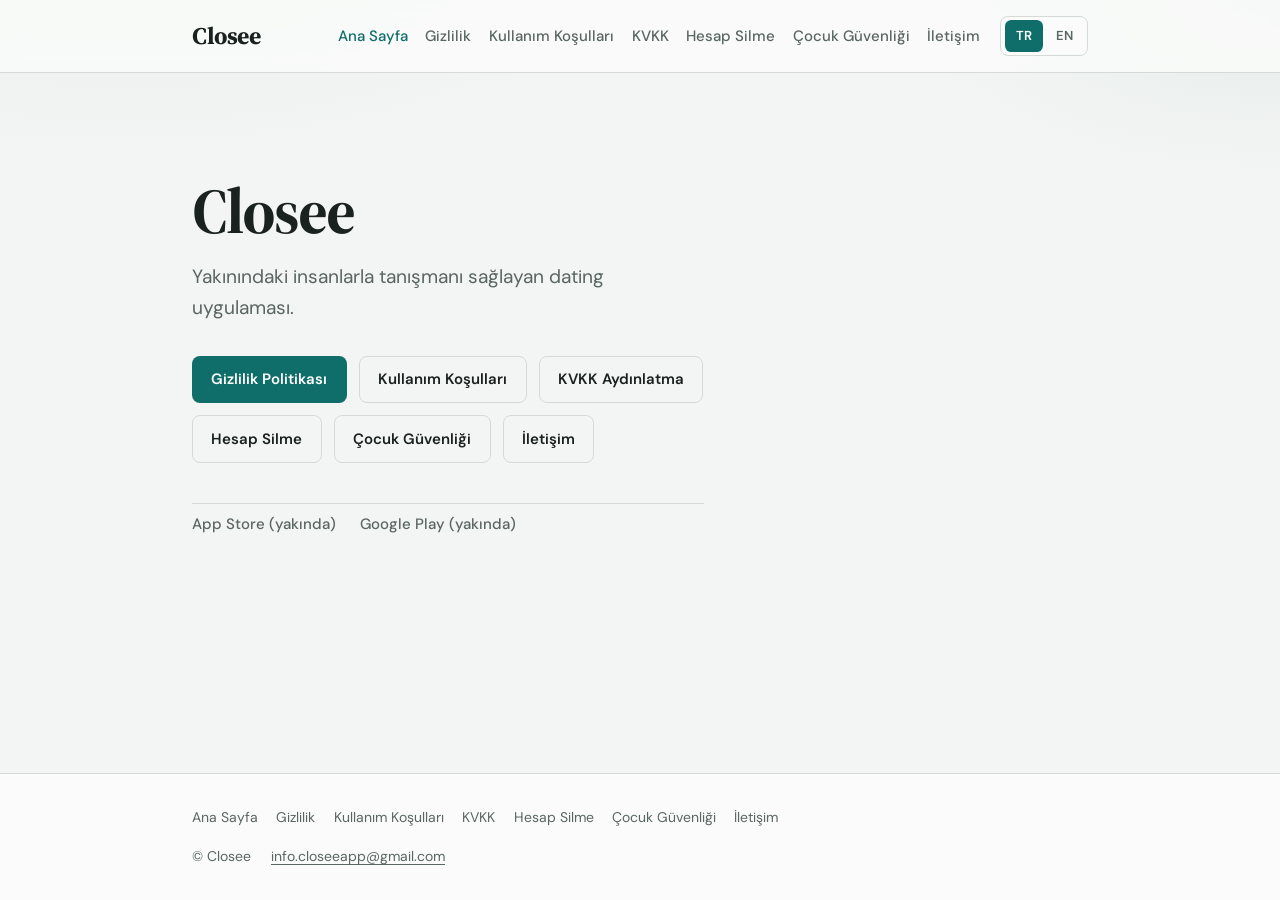
<file: index.html>
<!DOCTYPE html>
<html lang="tr">
  <head>
    <meta charset="utf-8" />
    <meta name="viewport" content="width=device-width, initial-scale=1" />
    <title>Closee — Yakınındaki insanlarla tanış</title>
    <meta name="description" content="Closee, yakınındaki insanlarla tanışmanı sağlayan bir dating uygulamasıdır. Gizlilik politikası, kullanım koşulları ve KVKK aydınlatma metni." />
    <link rel="alternate" hreflang="tr" href="https://closee.com.tr/" />
    <link rel="alternate" hreflang="en" href="https://closee.com.tr/en/" />
    <link rel="alternate" hreflang="x-default" href="https://closee.com.tr/" />
    <link rel="icon" href="/assets/favicon.png" type="image/png" sizes="32x32" />
    <link rel="apple-touch-icon" href="/assets/apple-touch-icon.png" />
    <link rel="stylesheet" href="/assets/styles.css" />
  </head>
  <body>
    <header class="site-header">
      <div class="site-header__inner">
        <a class="brand" href="/">Closee</a>
        <div class="site-header__end">
          <nav class="nav" aria-label="Main">
            <a href="/" aria-current="page">Ana Sayfa</a>
            <a href="/privacy/">Gizlilik</a>
            <a href="/terms/">Kullanım Koşulları</a>
            <a href="/kvkk/">KVKK</a>
            <a href="/delete-account/">Hesap Silme</a>
            <a href="/child-safety/">Çocuk Güvenliği</a>
            <a href="/contact/">İletişim</a>
          </nav>
          <div class="lang-switch" role="group" aria-label="Language">
            <a class="lang-switch__btn is-active" href="/" hreflang="tr" aria-current="true">TR</a>
            <a class="lang-switch__btn" href="/en/" hreflang="en">EN</a>
          </div>
        </div>
      </div>
    </header>

    <main>
      <div class="page page--home">
        <section class="hero">
          <h1 class="hero__brand">Closee</h1>
          <p class="hero__lead">
            Yakınındaki insanlarla tanışmanı sağlayan dating uygulaması.
          </p>
          <div class="hero__actions">
            <a class="btn btn--primary" href="/privacy/">Gizlilik Politikası</a>
            <a class="btn btn--ghost" href="/terms/">Kullanım Koşulları</a>
            <a class="btn btn--ghost" href="/kvkk/">KVKK Aydınlatma</a>
            <a class="btn btn--ghost" href="/delete-account/">Hesap Silme</a>
            <a class="btn btn--ghost" href="/child-safety/">Çocuk Güvenliği</a>
            <a class="btn btn--ghost" href="/contact/">İletişim</a>
          </div>
          <div class="store-links">
            <a href="#">App Store (yakında)</a>
            <a href="#">Google Play (yakında)</a>
          </div>
        </section>
      </div>
    </main>

    <footer class="site-footer">
      <div class="site-footer__inner">
        <nav class="site-footer__nav" aria-label="Footer">
            <a href="/">Ana Sayfa</a>
            <a href="/privacy/">Gizlilik</a>
            <a href="/terms/">Kullanım Koşulları</a>
            <a href="/kvkk/">KVKK</a>
            <a href="/delete-account/">Hesap Silme</a>
            <a href="/child-safety/">Çocuk Güvenliği</a>
            <a href="/contact/">İletişim</a>
        </nav>
        <div class="site-footer__meta">
          <span>© Closee</span>
          <a href="mailto:info.closeeapp@gmail.com">info.closeeapp@gmail.com</a>
        </div>
      </div>
    </footer>
  </body>
</html>
</file>
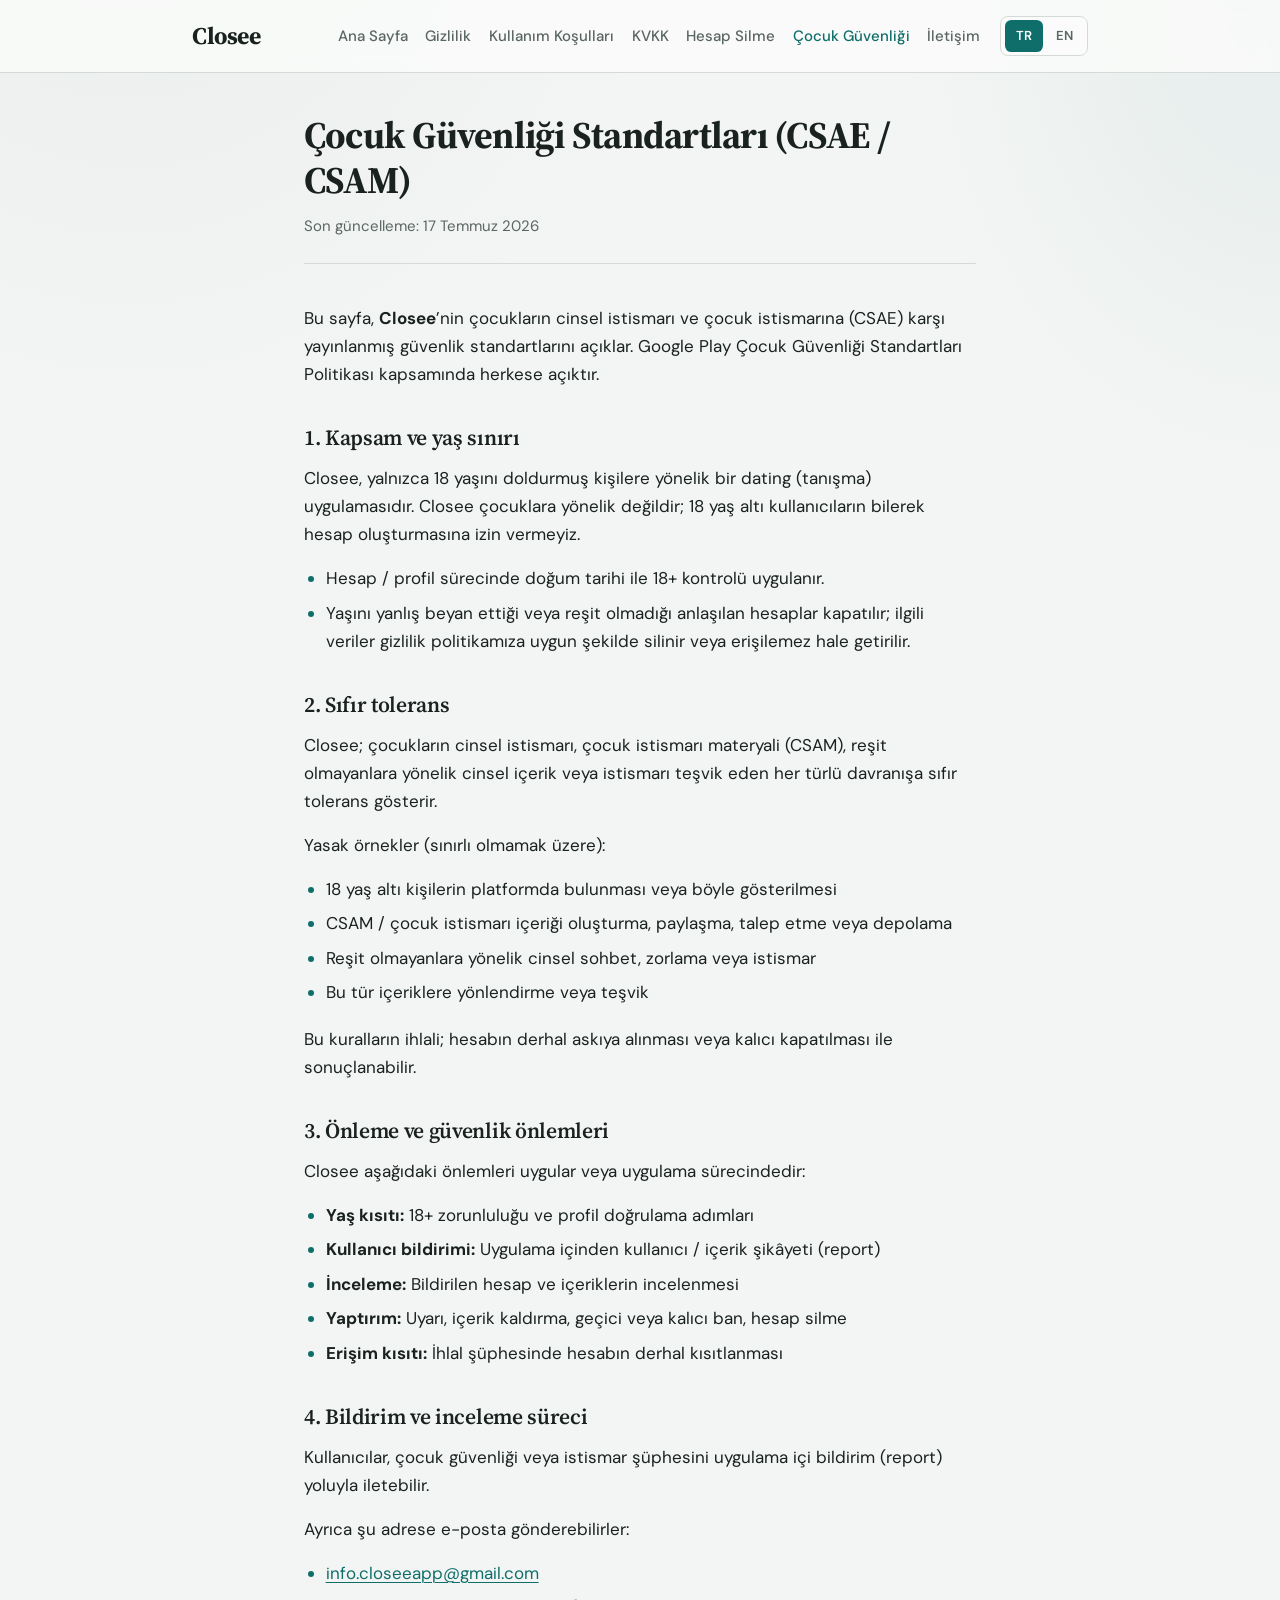
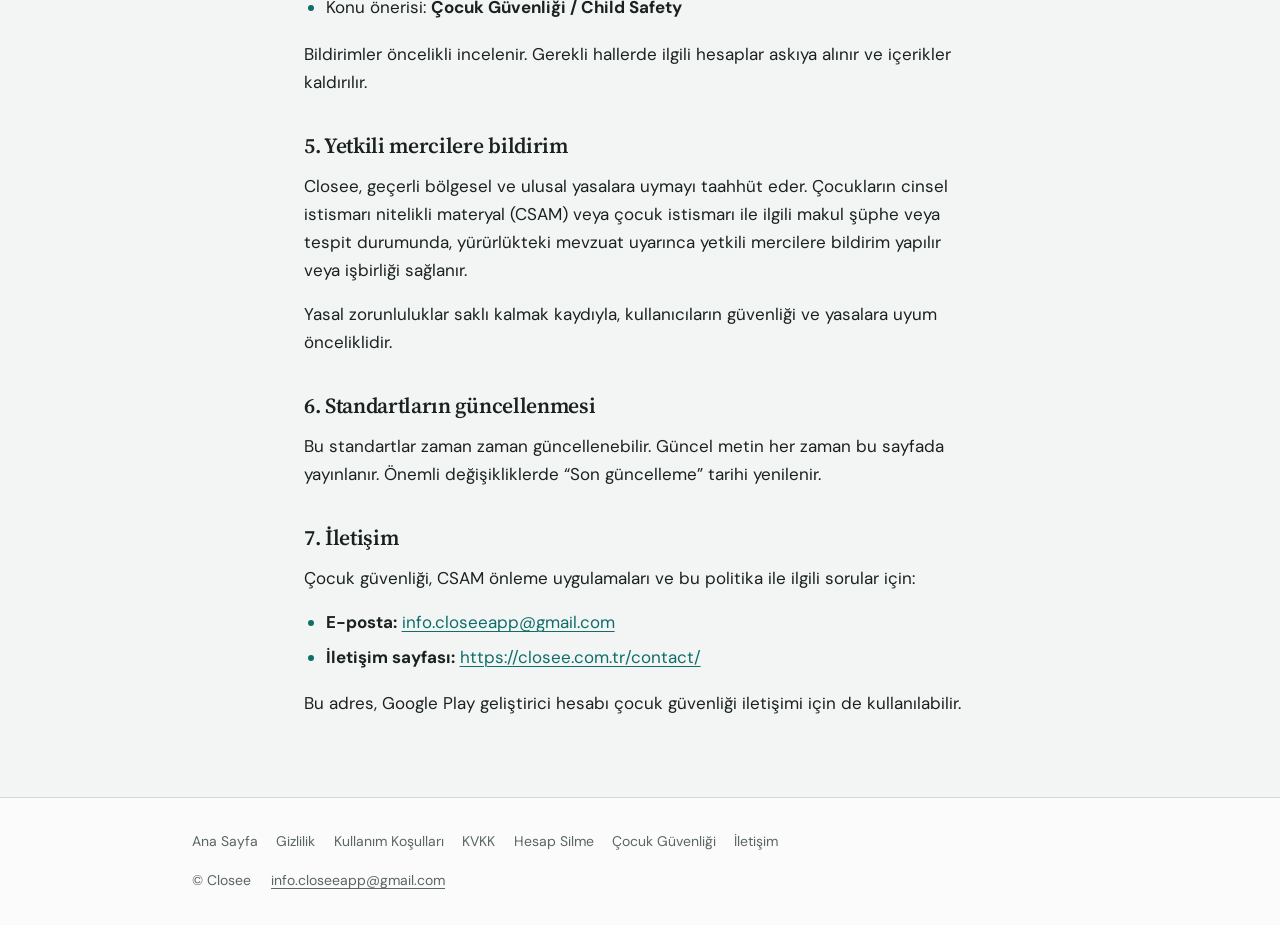
<file: child-safety/index.html>
<!DOCTYPE html>
<html lang="tr">
  <head>
    <meta charset="utf-8" />
    <meta name="viewport" content="width=device-width, initial-scale=1" />
    <title>Çocuk Güvenliği Standartları (CSAE / CSAM) — Closee</title>
    <meta
      name="description"
      content="Closee çocuk güvenliği standartları: CSAE / CSAM sıfır tolerans, önleme önlemleri, bildirim ve yetkili mercilere raporlama."
    />
    <link rel="alternate" hreflang="tr" href="https://closee.com.tr/child-safety/" />
    <link rel="alternate" hreflang="en" href="https://closee.com.tr/en/child-safety/" />
    <link rel="alternate" hreflang="x-default" href="https://closee.com.tr/child-safety/" />
    <link rel="icon" href="/assets/favicon.png" type="image/png" sizes="32x32" />
    <link rel="apple-touch-icon" href="/assets/apple-touch-icon.png" />
    <link rel="stylesheet" href="/assets/styles.css" />
  </head>
  <body>
    <header class="site-header">
      <div class="site-header__inner">
        <a class="brand" href="/">Closee</a>
        <div class="site-header__end">
          <nav class="nav" aria-label="Main">
            <a href="/">Ana Sayfa</a>
            <a href="/privacy/">Gizlilik</a>
            <a href="/terms/">Kullanım Koşulları</a>
            <a href="/kvkk/">KVKK</a>
            <a href="/delete-account/">Hesap Silme</a>
            <a href="/child-safety/" aria-current="page">Çocuk Güvenliği</a>
            <a href="/contact/">İletişim</a>
          </nav>
          <div class="lang-switch" role="group" aria-label="Language">
            <a class="lang-switch__btn is-active" href="/child-safety/" hreflang="tr" aria-current="true">TR</a>
            <a class="lang-switch__btn" href="/en/child-safety/" hreflang="en">EN</a>
          </div>
        </div>
      </div>
    </header>

    <main>
      <article class="page page--narrow">
        <header class="legal-header">
          <h1>Çocuk Güvenliği Standartları (CSAE / CSAM)</h1>
          <p class="updated">Son güncelleme: 17 Temmuz 2026</p>
        </header>

        <div class="legal-body">
          <p>
            Bu sayfa, <strong>Closee</strong>’nin çocukların cinsel istismarı ve
            çocuk istismarına (CSAE) karşı yayınlanmış güvenlik standartlarını
            açıklar. Google Play Çocuk Güvenliği Standartları Politikası
            kapsamında herkese açıktır.
          </p>

          <h2>1. Kapsam ve yaş sınırı</h2>
          <p>
            Closee, yalnızca 18 yaşını doldurmuş kişilere yönelik bir dating
            (tanışma) uygulamasıdır. Closee çocuklara yönelik değildir; 18 yaş
            altı kullanıcıların bilerek hesap oluşturmasına izin vermeyiz.
          </p>
          <ul>
            <li>
              Hesap / profil sürecinde doğum tarihi ile 18+ kontrolü uygulanır.
            </li>
            <li>
              Yaşını yanlış beyan ettiği veya reşit olmadığı anlaşılan hesaplar
              kapatılır; ilgili veriler gizlilik politikamıza uygun şekilde
              silinir veya erişilemez hale getirilir.
            </li>
          </ul>

          <h2>2. Sıfır tolerans</h2>
          <p>
            Closee; çocukların cinsel istismarı, çocuk istismarı materyali
            (CSAM), reşit olmayanlara yönelik cinsel içerik veya istismarı
            teşvik eden her türlü davranışa sıfır tolerans gösterir.
          </p>
          <p>Yasak örnekler (sınırlı olmamak üzere):</p>
          <ul>
            <li>
              18 yaş altı kişilerin platformda bulunması veya böyle gösterilmesi
            </li>
            <li>
              CSAM / çocuk istismarı içeriği oluşturma, paylaşma, talep etme veya
              depolama
            </li>
            <li>
              Reşit olmayanlara yönelik cinsel sohbet, zorlama veya istismar
            </li>
            <li>Bu tür içeriklere yönlendirme veya teşvik</li>
          </ul>
          <p>
            Bu kuralların ihlali; hesabın derhal askıya alınması veya kalıcı
            kapatılması ile sonuçlanabilir.
          </p>

          <h2>3. Önleme ve güvenlik önlemleri</h2>
          <p>
            Closee aşağıdaki önlemleri uygular veya uygulama sürecindedir:
          </p>
          <ul>
            <li>
              <strong>Yaş kısıtı:</strong> 18+ zorunluluğu ve profil doğrulama
              adımları
            </li>
            <li>
              <strong>Kullanıcı bildirimi:</strong> Uygulama içinden kullanıcı /
              içerik şikâyeti (report)
            </li>
            <li>
              <strong>İnceleme:</strong> Bildirilen hesap ve içeriklerin
              incelenmesi
            </li>
            <li>
              <strong>Yaptırım:</strong> Uyarı, içerik kaldırma, geçici veya
              kalıcı ban, hesap silme
            </li>
            <li>
              <strong>Erişim kısıtı:</strong> İhlal şüphesinde hesabın derhal
              kısıtlanması
            </li>
          </ul>

          <h2>4. Bildirim ve inceleme süreci</h2>
          <p>
            Kullanıcılar, çocuk güvenliği veya istismar şüphesini uygulama içi
            bildirim (report) yoluyla iletebilir.
          </p>
          <p>Ayrıca şu adrese e-posta gönderebilirler:</p>
          <ul>
            <li>
              <a
                href="mailto:info.closeeapp@gmail.com?subject=%C3%87ocuk%20G%C3%BCvenli%C4%9Fi%20/%20Child%20Safety"
                >info.closeeapp@gmail.com</a
              >
            </li>
            <li>
              Konu önerisi: <strong>Çocuk Güvenliği / Child Safety</strong>
            </li>
          </ul>
          <p>
            Bildirimler öncelikli incelenir. Gerekli hallerde ilgili hesaplar
            askıya alınır ve içerikler kaldırılır.
          </p>

          <h2>5. Yetkili mercilere bildirim</h2>
          <p>
            Closee, geçerli bölgesel ve ulusal yasalara uymayı taahhüt eder.
            Çocukların cinsel istismarı nitelikli materyal (CSAM) veya çocuk
            istismarı ile ilgili makul şüphe veya tespit durumunda,
            yürürlükteki mevzuat uyarınca yetkili mercilere bildirim yapılır
            veya işbirliği sağlanır.
          </p>
          <p>
            Yasal zorunluluklar saklı kalmak kaydıyla, kullanıcıların güvenliği
            ve yasalara uyum önceliklidir.
          </p>

          <h2>6. Standartların güncellenmesi</h2>
          <p>
            Bu standartlar zaman zaman güncellenebilir. Güncel metin her zaman
            bu sayfada yayınlanır. Önemli değişikliklerde “Son güncelleme”
            tarihi yenilenir.
          </p>

          <h2>7. İletişim</h2>
          <p>
            Çocuk güvenliği, CSAM önleme uygulamaları ve bu politika ile ilgili
            sorular için:
          </p>
          <ul>
            <li>
              <strong>E-posta:</strong>
              <a href="mailto:info.closeeapp@gmail.com"
                >info.closeeapp@gmail.com</a
              >
            </li>
            <li>
              <strong>İletişim sayfası:</strong>
              <a href="/contact/">https://closee.com.tr/contact/</a>
            </li>
          </ul>
          <p>
            Bu adres, Google Play geliştirici hesabı çocuk güvenliği iletişimi
            için de kullanılabilir.
          </p>
        </div>
      </article>
    </main>

    <footer class="site-footer">
      <div class="site-footer__inner">
        <nav class="site-footer__nav" aria-label="Footer">
          <a href="/">Ana Sayfa</a>
          <a href="/privacy/">Gizlilik</a>
          <a href="/terms/">Kullanım Koşulları</a>
          <a href="/kvkk/">KVKK</a>
          <a href="/delete-account/">Hesap Silme</a>
          <a href="/child-safety/">Çocuk Güvenliği</a>
          <a href="/contact/">İletişim</a>
        </nav>
        <div class="site-footer__meta">
          <span>© Closee</span>
          <a href="mailto:info.closeeapp@gmail.com">info.closeeapp@gmail.com</a>
        </div>
      </div>
    </footer>
  </body>
</html>
</file>
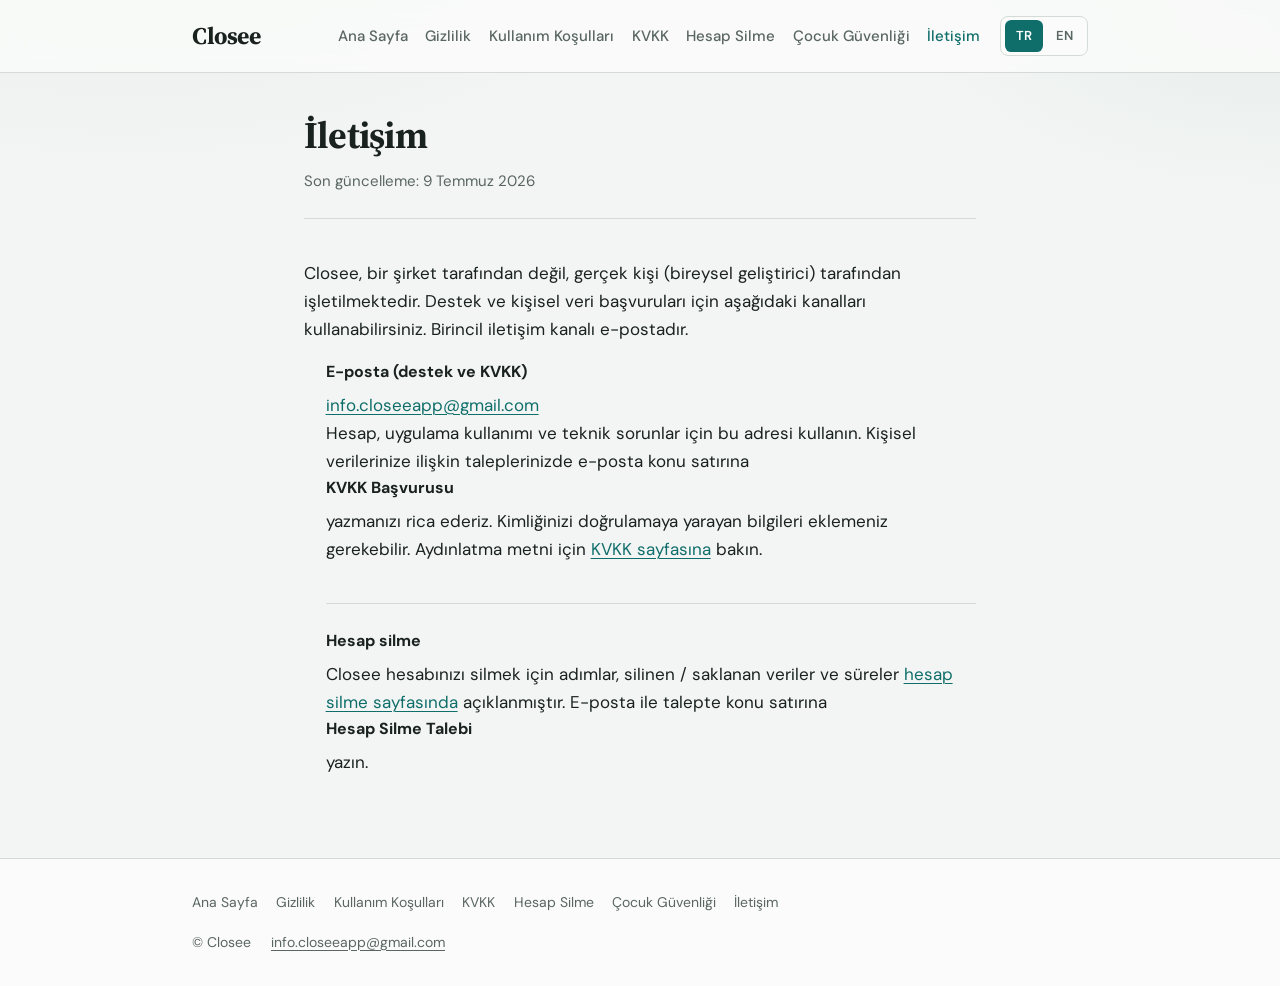
<file: contact/index.html>
<!DOCTYPE html>
<html lang="tr">
  <head>
    <meta charset="utf-8" />
    <meta name="viewport" content="width=device-width, initial-scale=1" />
    <title>İletişim — Closee</title>
    <meta name="description" content="Closee destek ve KVKK başvuru iletişim bilgileri." />
    <link rel="alternate" hreflang="tr" href="https://closee.com.tr/contact/" />
    <link rel="alternate" hreflang="en" href="https://closee.com.tr/en/contact/" />
    <link rel="alternate" hreflang="x-default" href="https://closee.com.tr/contact/" />
    <link rel="icon" href="/assets/favicon.png" type="image/png" sizes="32x32" />
    <link rel="apple-touch-icon" href="/assets/apple-touch-icon.png" />
    <link rel="stylesheet" href="/assets/styles.css" />
  </head>
  <body>
    <header class="site-header">
      <div class="site-header__inner">
        <a class="brand" href="/">Closee</a>
        <div class="site-header__end">
          <nav class="nav" aria-label="Main">
            <a href="/">Ana Sayfa</a>
            <a href="/privacy/">Gizlilik</a>
            <a href="/terms/">Kullanım Koşulları</a>
            <a href="/kvkk/">KVKK</a>
            <a href="/delete-account/">Hesap Silme</a>
            <a href="/child-safety/">Çocuk Güvenliği</a>
            <a href="/contact/" aria-current="page">İletişim</a>
          </nav>
          <div class="lang-switch" role="group" aria-label="Language">
            <a class="lang-switch__btn is-active" href="/contact/" hreflang="tr" aria-current="true">TR</a>
            <a class="lang-switch__btn" href="/en/contact/" hreflang="en">EN</a>
          </div>
        </div>
      </div>
    </header>

    <main>
      <article class="page page--narrow">
<header class="legal-header">
            <h1>İletişim</h1>
            <p class="updated">Son güncelleme: 9 Temmuz 2026</p>
          </header>
          <div class="legal-body">
            <p>
              Closee, bir şirket tarafından değil, gerçek kişi (bireysel
              geliştirici) tarafından işletilmektedir. Destek ve kişisel veri
              başvuruları için aşağıdaki kanalları kullanabilirsiniz. Birincil
              iletişim kanalı e-postadır.
            </p>
            <ul class="contact-list">
              <li>
                <strong>E-posta (destek ve KVKK)</strong>
                <a href="mailto:info.closeeapp@gmail.com"
                  >info.closeeapp@gmail.com</a
                >
                <p>
                  Hesap, uygulama kullanımı ve teknik sorunlar için bu adresi
                  kullanın. Kişisel verilerinize ilişkin taleplerinizde e-posta
                  konu satırına <strong>KVKK Başvurusu</strong> yazmanızı rica
                  ederiz. Kimliğinizi doğrulamaya yarayan bilgileri eklemeniz
                  gerekebilir. Aydınlatma metni için
                  <a href="/kvkk/">KVKK sayfasına</a> bakın.
                </p>
              </li>
              <li>
                <strong>Hesap silme</strong>
                <p>
                  Closee hesabınızı silmek için adımlar, silinen / saklanan
                  veriler ve süreler
                  <a href="/delete-account/">hesap silme sayfasında</a>
                  açıklanmıştır. E-posta ile talepte konu satırına
                  <strong>Hesap Silme Talebi</strong> yazın.
                </p>
              </li>
            </ul>
          </div>
      </article>
    </main>

    <footer class="site-footer">
      <div class="site-footer__inner">
        <nav class="site-footer__nav" aria-label="Footer">
            <a href="/">Ana Sayfa</a>
            <a href="/privacy/">Gizlilik</a>
            <a href="/terms/">Kullanım Koşulları</a>
            <a href="/kvkk/">KVKK</a>
            <a href="/delete-account/">Hesap Silme</a>
            <a href="/child-safety/">Çocuk Güvenliği</a>
            <a href="/contact/">İletişim</a>
        </nav>
        <div class="site-footer__meta">
          <span>© Closee</span>
          <a href="mailto:info.closeeapp@gmail.com">info.closeeapp@gmail.com</a>
        </div>
      </div>
    </footer>
  </body>
</html>
</file>
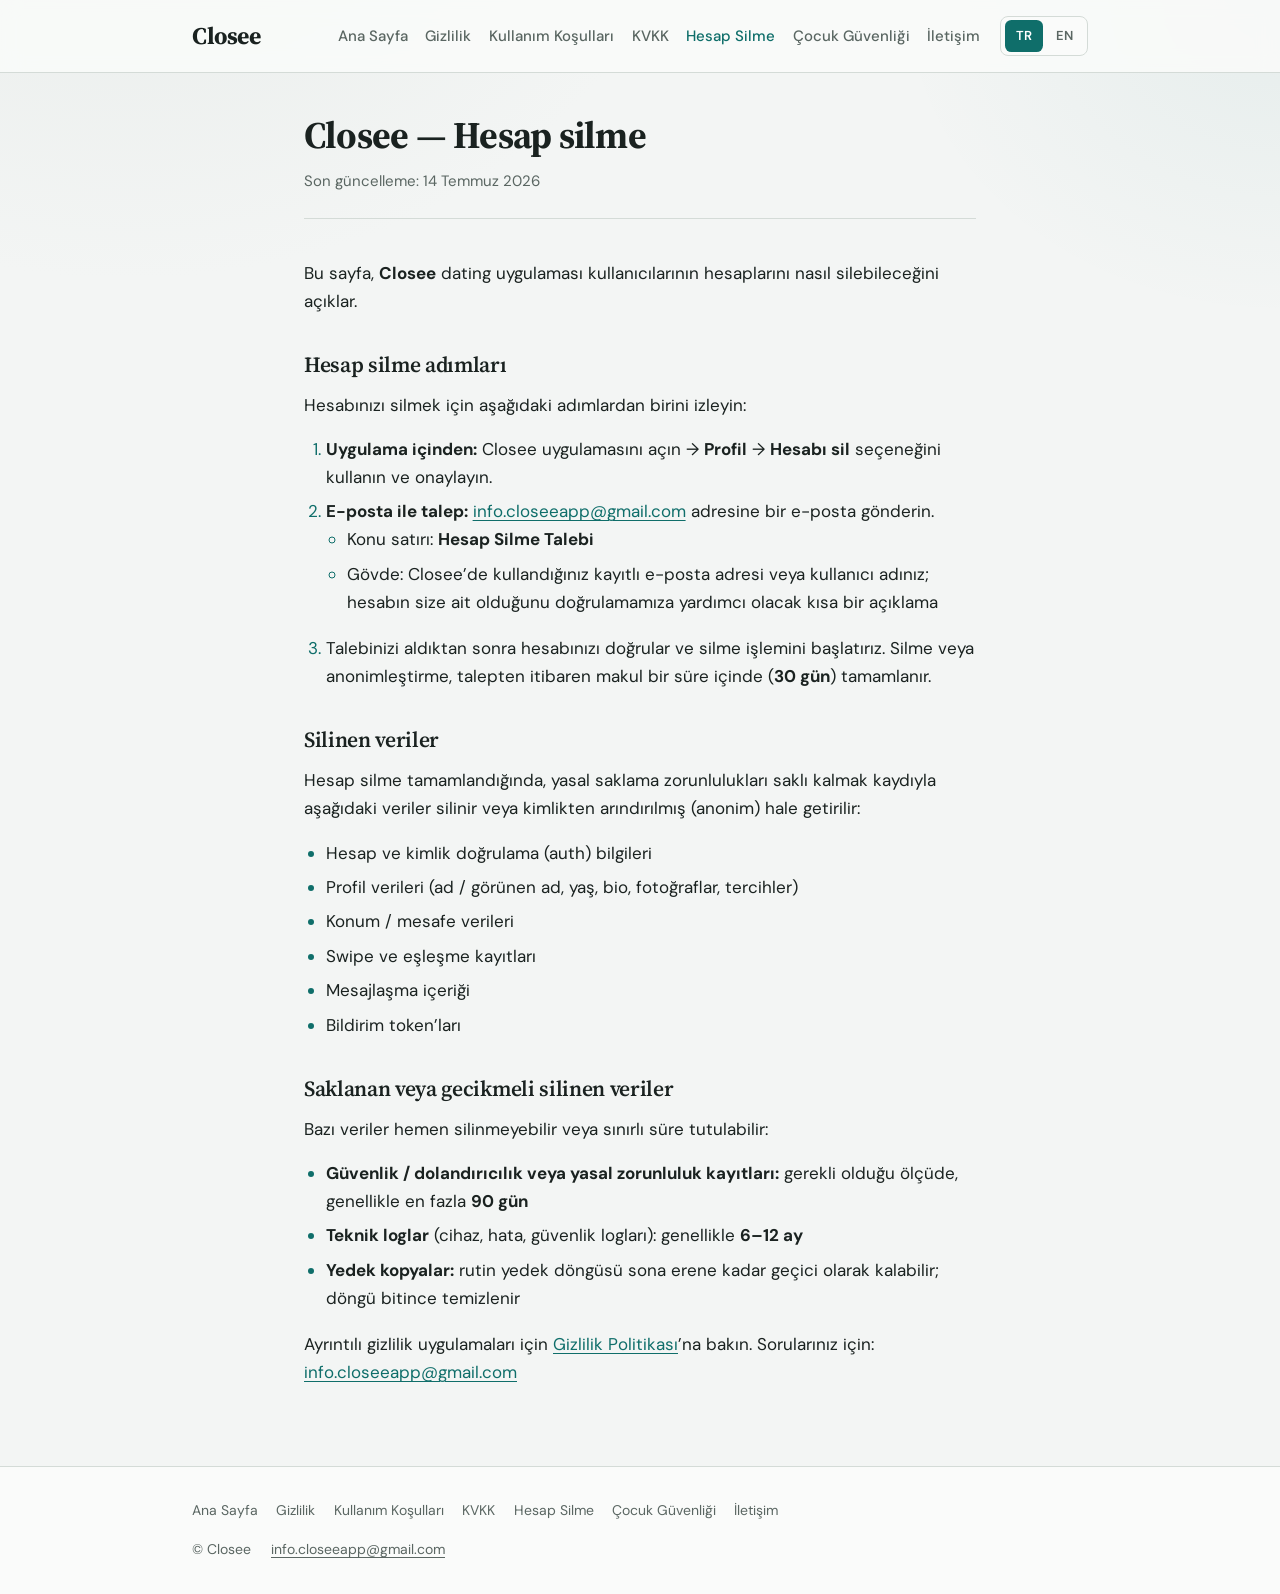
<file: delete-account/index.html>
<!DOCTYPE html>
<html lang="tr">
  <head>
    <meta charset="utf-8" />
    <meta name="viewport" content="width=device-width, initial-scale=1" />
    <title>Hesap silme — Closee</title>
    <meta name="description" content="Closee hesabınızı nasıl sileceğiniz, silinen ve saklanan veri türleri ile saklama süreleri." />
    <link rel="alternate" hreflang="tr" href="https://closee.com.tr/delete-account/" />
    <link rel="alternate" hreflang="en" href="https://closee.com.tr/en/delete-account/" />
    <link rel="alternate" hreflang="x-default" href="https://closee.com.tr/delete-account/" />
    <link rel="icon" href="/assets/favicon.png" type="image/png" sizes="32x32" />
    <link rel="apple-touch-icon" href="/assets/apple-touch-icon.png" />
    <link rel="stylesheet" href="/assets/styles.css" />
  </head>
  <body>
    <header class="site-header">
      <div class="site-header__inner">
        <a class="brand" href="/">Closee</a>
        <div class="site-header__end">
          <nav class="nav" aria-label="Main">
            <a href="/">Ana Sayfa</a>
            <a href="/privacy/">Gizlilik</a>
            <a href="/terms/">Kullanım Koşulları</a>
            <a href="/kvkk/">KVKK</a>
            <a href="/delete-account/" aria-current="page">Hesap Silme</a>
            <a href="/child-safety/">Çocuk Güvenliği</a>
            <a href="/contact/">İletişim</a>
          </nav>
          <div class="lang-switch" role="group" aria-label="Language">
            <a class="lang-switch__btn is-active" href="/delete-account/" hreflang="tr" aria-current="true">TR</a>
            <a class="lang-switch__btn" href="/en/delete-account/" hreflang="en">EN</a>
          </div>
        </div>
      </div>
    </header>

    <main>
      <article class="page page--narrow">
<header class="legal-header">
            <h1>Closee — Hesap silme</h1>
            <p class="updated">Son güncelleme: 14 Temmuz 2026</p>
          </header>
          <div class="legal-body">
            <p>
              Bu sayfa, <strong>Closee</strong> dating uygulaması kullanıcılarının
              hesaplarını nasıl silebileceğini açıklar.
            </p>
            <h2>Hesap silme adımları</h2>
            <p>Hesabınızı silmek için aşağıdaki adımlardan birini izleyin:</p>
            <ol>
              <li>
                <strong>Uygulama içinden:</strong> Closee uygulamasını açın →
                <strong>Profil</strong> → <strong>Hesabı sil</strong> seçeneğini
                kullanın ve onaylayın.
              </li>
              <li>
                <strong>E-posta ile talep:</strong>
                <a
                  href="mailto:info.closeeapp@gmail.com?subject=Hesap%20Silme%20Talebi"
                  >info.closeeapp@gmail.com</a
                >
                adresine bir e-posta gönderin.
                <ul>
                  <li>
                    Konu satırı: <strong>Hesap Silme Talebi</strong>
                  </li>
                  <li>
                    Gövde: Closee’de kullandığınız kayıtlı e-posta adresi veya
                    kullanıcı adınız; hesabın size ait olduğunu doğrulamamıza
                    yardımcı olacak kısa bir açıklama
                  </li>
                </ul>
              </li>
              <li>
                Talebinizi aldıktan sonra hesabınızı doğrular ve silme işlemini
                başlatırız. Silme veya anonimleştirme, talepten itibaren makul bir
                süre içinde (<strong>30 gün</strong>) tamamlanır.
              </li>
            </ol>

            <h2>Silinen veriler</h2>
            <p>
              Hesap silme tamamlandığında, yasal saklama zorunlulukları saklı
              kalmak kaydıyla aşağıdaki veriler silinir veya kimlikten arındırılmış
              (anonim) hale getirilir:
            </p>
            <ul>
              <li>Hesap ve kimlik doğrulama (auth) bilgileri</li>
              <li>
                Profil verileri (ad / görünen ad, yaş, bio, fotoğraflar, tercihler)
              </li>
              <li>Konum / mesafe verileri</li>
              <li>Swipe ve eşleşme kayıtları</li>
              <li>Mesajlaşma içeriği</li>
              <li>Bildirim token’ları</li>
            </ul>

            <h2>Saklanan veya gecikmeli silinen veriler</h2>
            <p>
              Bazı veriler hemen silinmeyebilir veya sınırlı süre tutulabilir:
            </p>
            <ul>
              <li>
                <strong
                  >Güvenlik / dolandırıcılık veya yasal zorunluluk
                  kayıtları:</strong
                >
                gerekli olduğu ölçüde, genellikle en fazla
                <strong>90 gün</strong>
              </li>
              <li>
                <strong>Teknik loglar</strong> (cihaz, hata, güvenlik logları):
                genellikle <strong>6–12 ay</strong>
              </li>
              <li>
                <strong>Yedek kopyalar:</strong> rutin yedek döngüsü sona erene
                kadar geçici olarak kalabilir; döngü bitince temizlenir
              </li>
            </ul>
            <p>
              Ayrıntılı gizlilik uygulamaları için
              <a href="/privacy/">Gizlilik Politikası</a>’na bakın. Sorularınız
              için:
              <a href="mailto:info.closeeapp@gmail.com"
                >info.closeeapp@gmail.com</a
              >
            </p>
          </div>
      </article>
    </main>

    <footer class="site-footer">
      <div class="site-footer__inner">
        <nav class="site-footer__nav" aria-label="Footer">
            <a href="/">Ana Sayfa</a>
            <a href="/privacy/">Gizlilik</a>
            <a href="/terms/">Kullanım Koşulları</a>
            <a href="/kvkk/">KVKK</a>
            <a href="/delete-account/">Hesap Silme</a>
            <a href="/child-safety/">Çocuk Güvenliği</a>
            <a href="/contact/">İletişim</a>
        </nav>
        <div class="site-footer__meta">
          <span>© Closee</span>
          <a href="mailto:info.closeeapp@gmail.com">info.closeeapp@gmail.com</a>
        </div>
      </div>
    </footer>
  </body>
</html>
</file>
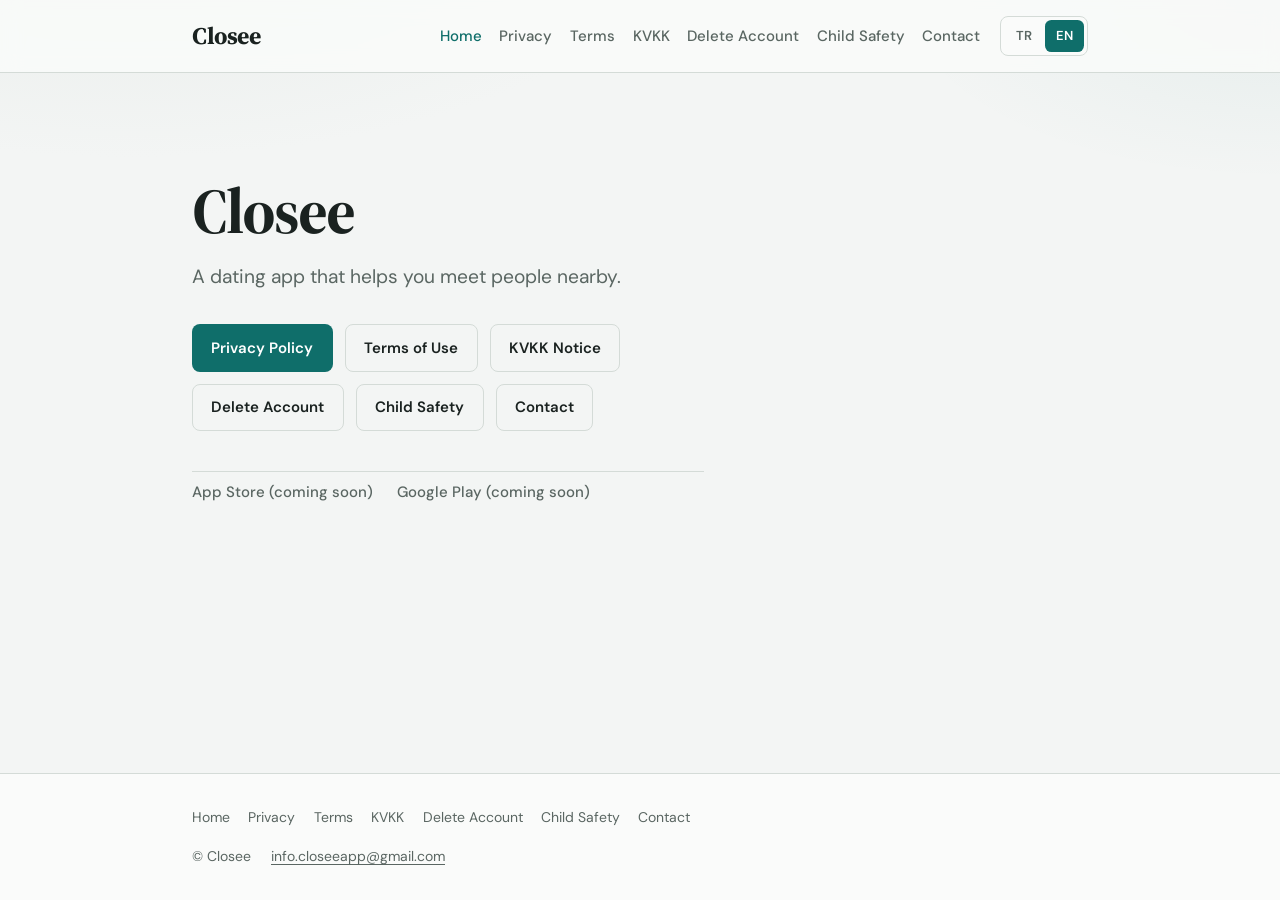
<file: en/index.html>
<!DOCTYPE html>
<html lang="en">
  <head>
    <meta charset="utf-8" />
    <meta name="viewport" content="width=device-width, initial-scale=1" />
    <title>Closee — Meet people nearby</title>
    <meta name="description" content="Closee is a dating app that helps you meet people nearby. Privacy policy, terms of use, and account deletion information." />
    <link rel="alternate" hreflang="tr" href="https://closee.com.tr/" />
    <link rel="alternate" hreflang="en" href="https://closee.com.tr/en/" />
    <link rel="alternate" hreflang="x-default" href="https://closee.com.tr/" />
    <link rel="icon" href="/assets/favicon.png" type="image/png" sizes="32x32" />
    <link rel="apple-touch-icon" href="/assets/apple-touch-icon.png" />
    <link rel="stylesheet" href="/assets/styles.css" />
  </head>
  <body>
    <header class="site-header">
      <div class="site-header__inner">
        <a class="brand" href="/en/">Closee</a>
        <div class="site-header__end">
          <nav class="nav" aria-label="Main">
            <a href="/en/" aria-current="page">Home</a>
            <a href="/en/privacy/">Privacy</a>
            <a href="/en/terms/">Terms</a>
            <a href="/en/kvkk/">KVKK</a>
            <a href="/en/delete-account/">Delete Account</a>
            <a href="/en/child-safety/">Child Safety</a>
            <a href="/en/contact/">Contact</a>
          </nav>
          <div class="lang-switch" role="group" aria-label="Language">
            <a class="lang-switch__btn" href="/" hreflang="tr">TR</a>
            <a class="lang-switch__btn is-active" href="/en/" hreflang="en" aria-current="true">EN</a>
          </div>
        </div>
      </div>
    </header>

    <main>
      <div class="page page--home">
        <section class="hero">
          <h1 class="hero__brand">Closee</h1>
          <p class="hero__lead">
            A dating app that helps you meet people nearby.
          </p>
          <div class="hero__actions">
            <a class="btn btn--primary" href="/en/privacy/">Privacy Policy</a>
            <a class="btn btn--ghost" href="/en/terms/">Terms of Use</a>
            <a class="btn btn--ghost" href="/en/kvkk/">KVKK Notice</a>
            <a class="btn btn--ghost" href="/en/delete-account/">Delete Account</a>
            <a class="btn btn--ghost" href="/en/child-safety/">Child Safety</a>
            <a class="btn btn--ghost" href="/en/contact/">Contact</a>
          </div>
          <div class="store-links">
            <a href="#">App Store (coming soon)</a>
            <a href="#">Google Play (coming soon)</a>
          </div>
        </section>
      </div>
    </main>

    <footer class="site-footer">
      <div class="site-footer__inner">
        <nav class="site-footer__nav" aria-label="Footer">
            <a href="/en/">Home</a>
            <a href="/en/privacy/">Privacy</a>
            <a href="/en/terms/">Terms</a>
            <a href="/en/kvkk/">KVKK</a>
            <a href="/en/delete-account/">Delete Account</a>
            <a href="/en/child-safety/">Child Safety</a>
            <a href="/en/contact/">Contact</a>
        </nav>
        <div class="site-footer__meta">
          <span>© Closee</span>
          <a href="mailto:info.closeeapp@gmail.com">info.closeeapp@gmail.com</a>
        </div>
      </div>
    </footer>
  </body>
</html>
</file>
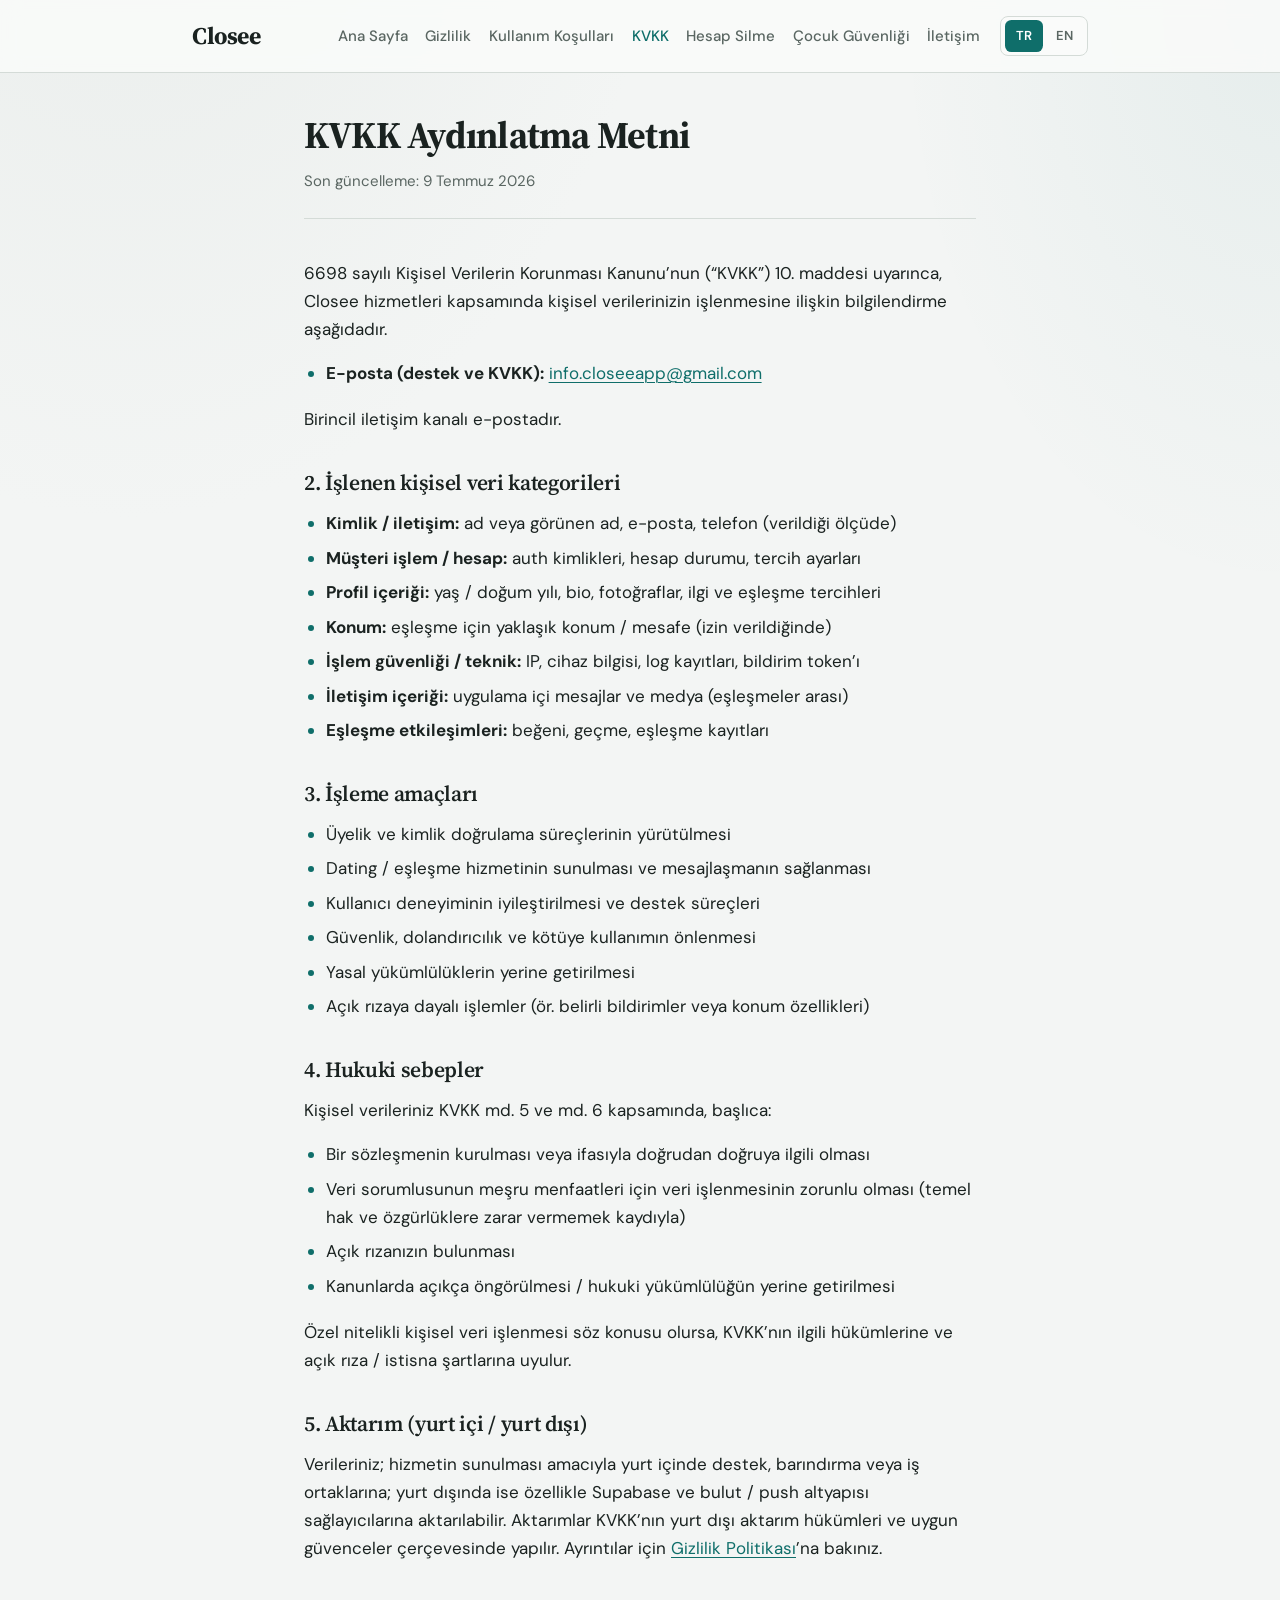
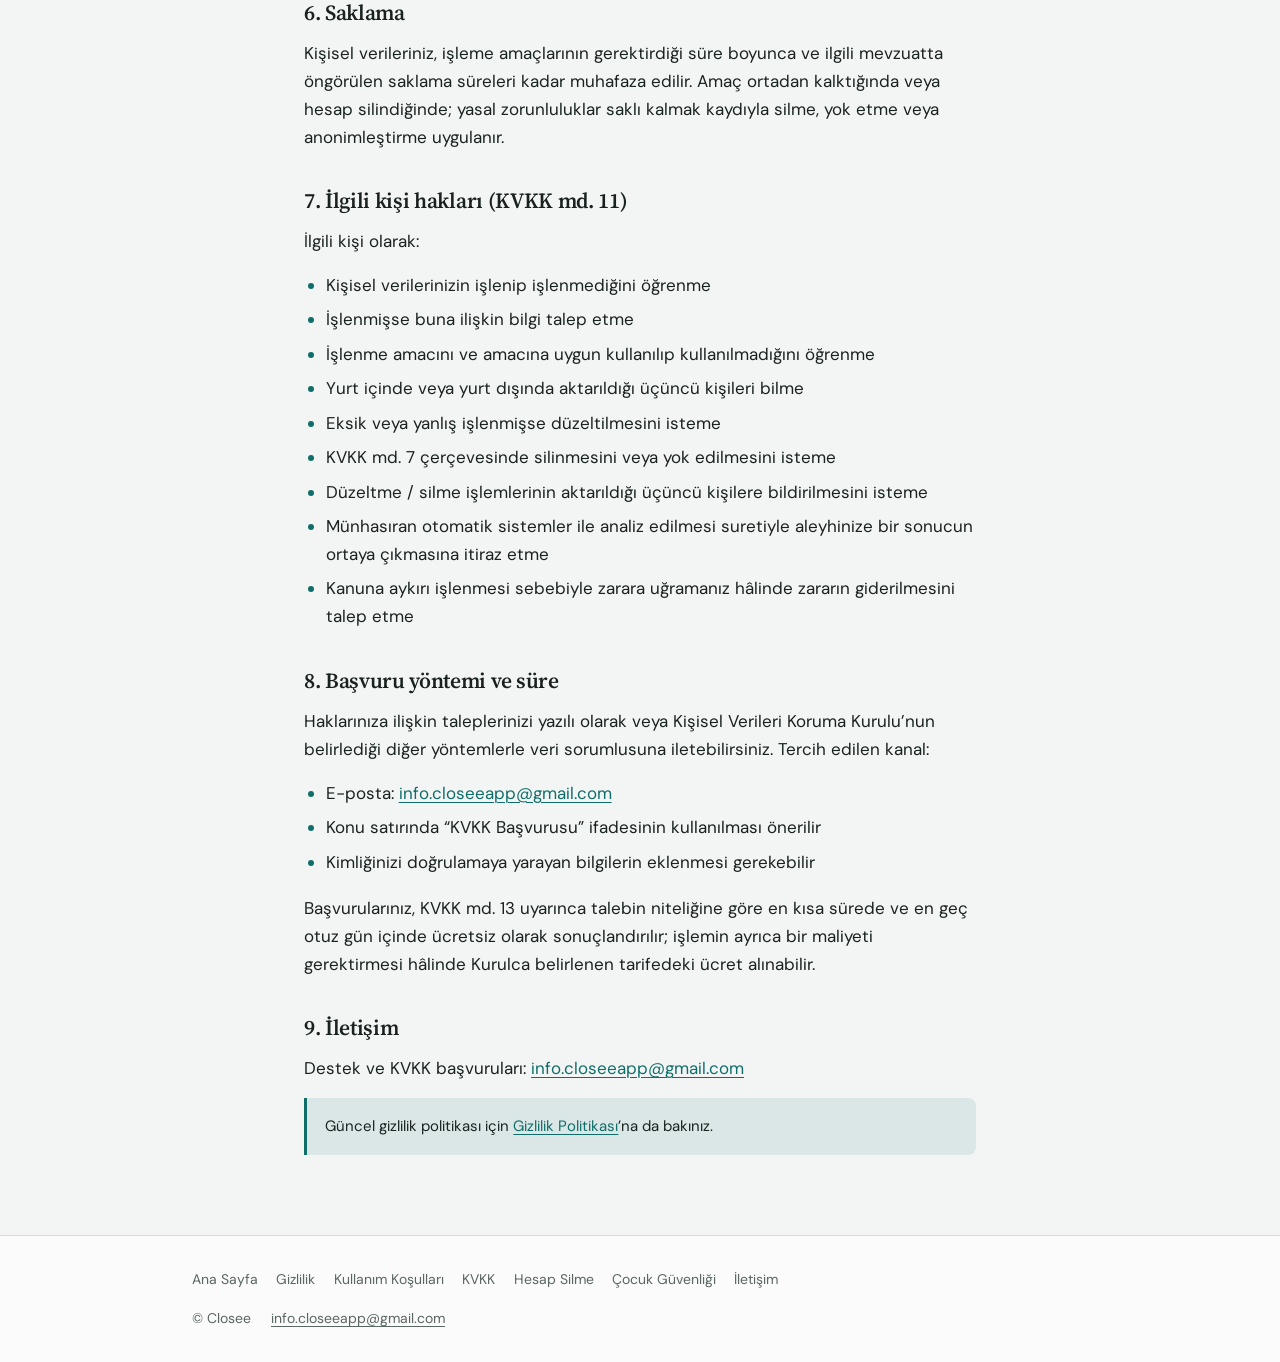
<file: kvkk/index.html>
<!DOCTYPE html>
<html lang="tr">
  <head>
    <meta charset="utf-8" />
    <meta name="viewport" content="width=device-width, initial-scale=1" />
    <title>KVKK Aydınlatma Metni — Closee</title>
    <meta name="description" content="Closee KVKK aydınlatma metni. Veri sorumlusu, işlenen veriler, amaçlar, aktarım, saklama ve ilgili kişi hakları." />
    <link rel="alternate" hreflang="tr" href="https://closee.com.tr/kvkk/" />
    <link rel="alternate" hreflang="en" href="https://closee.com.tr/en/kvkk/" />
    <link rel="alternate" hreflang="x-default" href="https://closee.com.tr/kvkk/" />
    <link rel="icon" href="/assets/favicon.png" type="image/png" sizes="32x32" />
    <link rel="apple-touch-icon" href="/assets/apple-touch-icon.png" />
    <link rel="stylesheet" href="/assets/styles.css" />
  </head>
  <body>
    <header class="site-header">
      <div class="site-header__inner">
        <a class="brand" href="/">Closee</a>
        <div class="site-header__end">
          <nav class="nav" aria-label="Main">
            <a href="/">Ana Sayfa</a>
            <a href="/privacy/">Gizlilik</a>
            <a href="/terms/">Kullanım Koşulları</a>
            <a href="/kvkk/" aria-current="page">KVKK</a>
            <a href="/delete-account/">Hesap Silme</a>
            <a href="/child-safety/">Çocuk Güvenliği</a>
            <a href="/contact/">İletişim</a>
          </nav>
          <div class="lang-switch" role="group" aria-label="Language">
            <a class="lang-switch__btn is-active" href="/kvkk/" hreflang="tr" aria-current="true">TR</a>
            <a class="lang-switch__btn" href="/en/kvkk/" hreflang="en">EN</a>
          </div>
        </div>
      </div>
    </header>

    <main>
      <article class="page page--narrow">
<header class="legal-header">
            <h1>KVKK Aydınlatma Metni</h1>
            <p class="updated">Son güncelleme: 9 Temmuz 2026</p>
          </header>

          <div class="legal-body">
            <p>
              6698 sayılı Kişisel Verilerin Korunması Kanunu’nun (“KVKK”) 10.
              maddesi uyarınca, Closee hizmetleri kapsamında kişisel
              verilerinizin işlenmesine ilişkin bilgilendirme aşağıdadır.
            </p>

            <ul>
              <li>
                <strong>E-posta (destek ve KVKK):</strong>
                <a href="mailto:info.closeeapp@gmail.com">info.closeeapp@gmail.com</a>
              </li>
            </ul>
            <p>Birincil iletişim kanalı e-postadır.</p>

            <h2>2. İşlenen kişisel veri kategorileri</h2>
            <ul>
              <li>
                <strong>Kimlik / iletişim:</strong> ad veya görünen ad, e-posta,
                telefon (verildiği ölçüde)
              </li>
              <li>
                <strong>Müşteri işlem / hesap:</strong> auth kimlikleri, hesap
                durumu, tercih ayarları
              </li>
              <li>
                <strong>Profil içeriği:</strong> yaş / doğum yılı, bio,
                fotoğraflar, ilgi ve eşleşme tercihleri
              </li>
              <li>
                <strong>Konum:</strong> eşleşme için yaklaşık konum / mesafe
                (izin verildiğinde)
              </li>
              <li>
                <strong>İşlem güvenliği / teknik:</strong> IP, cihaz bilgisi, log
                kayıtları, bildirim token’ı
              </li>
              <li>
                <strong>İletişim içeriği:</strong> uygulama içi mesajlar ve
                medya (eşleşmeler arası)
              </li>
              <li>
                <strong>Eşleşme etkileşimleri:</strong> beğeni, geçme, eşleşme
                kayıtları
              </li>
            </ul>

            <h2>3. İşleme amaçları</h2>
            <ul>
              <li>Üyelik ve kimlik doğrulama süreçlerinin yürütülmesi</li>
              <li>Dating / eşleşme hizmetinin sunulması ve mesajlaşmanın sağlanması</li>
              <li>Kullanıcı deneyiminin iyileştirilmesi ve destek süreçleri</li>
              <li>Güvenlik, dolandırıcılık ve kötüye kullanımın önlenmesi</li>
              <li>Yasal yükümlülüklerin yerine getirilmesi</li>
              <li>
                Açık rızaya dayalı işlemler (ör. belirli bildirimler veya konum
                özellikleri)
              </li>
            </ul>

            <h2>4. Hukuki sebepler</h2>
            <p>Kişisel verileriniz KVKK md. 5 ve md. 6 kapsamında, başlıca:</p>
            <ul>
              <li>
                Bir sözleşmenin kurulması veya ifasıyla doğrudan doğruya ilgili
                olması
              </li>
              <li>
                Veri sorumlusunun meşru menfaatleri için veri işlenmesinin zorunlu
                olması (temel hak ve özgürlüklere zarar vermemek kaydıyla)
              </li>
              <li>Açık rızanızın bulunması</li>
              <li>Kanunlarda açıkça öngörülmesi / hukuki yükümlülüğün yerine getirilmesi</li>
            </ul>
            <p>
              Özel nitelikli kişisel veri işlenmesi söz konusu olursa, KVKK’nın
              ilgili hükümlerine ve açık rıza / istisna şartlarına uyulur.
            </p>

            <h2>5. Aktarım (yurt içi / yurt dışı)</h2>
            <p>
              Verileriniz; hizmetin sunulması amacıyla yurt içinde destek,
              barındırma veya iş ortaklarına; yurt dışında ise özellikle Supabase
              ve bulut / push altyapısı sağlayıcılarına aktarılabilir. Aktarımlar
              KVKK’nın yurt dışı aktarım hükümleri ve uygun güvenceler
              çerçevesinde yapılır. Ayrıntılar için
              <a href="/privacy/">Gizlilik Politikası</a>’na bakınız.
            </p>

            <h2>6. Saklama</h2>
            <p>
              Kişisel verileriniz, işleme amaçlarının gerektirdiği süre boyunca ve
              ilgili mevzuatta öngörülen saklama süreleri kadar muhafaza edilir.
              Amaç ortadan kalktığında veya hesap silindiğinde; yasal
              zorunluluklar saklı kalmak kaydıyla silme, yok etme veya
              anonimleştirme uygulanır.
            </p>

            <h2>7. İlgili kişi hakları (KVKK md. 11)</h2>
            <p>İlgili kişi olarak:</p>
            <ul>
              <li>Kişisel verilerinizin işlenip işlenmediğini öğrenme</li>
              <li>İşlenmişse buna ilişkin bilgi talep etme</li>
              <li>
                İşlenme amacını ve amacına uygun kullanılıp kullanılmadığını öğrenme
              </li>
              <li>
                Yurt içinde veya yurt dışında aktarıldığı üçüncü kişileri bilme
              </li>
              <li>Eksik veya yanlış işlenmişse düzeltilmesini isteme</li>
              <li>
                KVKK md. 7 çerçevesinde silinmesini veya yok edilmesini isteme
              </li>
              <li>
                Düzeltme / silme işlemlerinin aktarıldığı üçüncü kişilere
                bildirilmesini isteme
              </li>
              <li>
                Münhasıran otomatik sistemler ile analiz edilmesi suretiyle aleyhinize
                bir sonucun ortaya çıkmasına itiraz etme
              </li>
              <li>
                Kanuna aykırı işlenmesi sebebiyle zarara uğramanız hâlinde zararın
                giderilmesini talep etme
              </li>
            </ul>

            <h2>8. Başvuru yöntemi ve süre</h2>
            <p>
              Haklarınıza ilişkin taleplerinizi yazılı olarak veya Kişisel
              Verileri Koruma Kurulu’nun belirlediği diğer yöntemlerle veri
              sorumlusuna iletebilirsiniz. Tercih edilen kanal:
            </p>
            <ul>
              <li>
                E-posta:
                <a href="mailto:info.closeeapp@gmail.com">info.closeeapp@gmail.com</a>
              </li>
              <li>
                Konu satırında “KVKK Başvurusu” ifadesinin kullanılması
                önerilir
              </li>
              <li>Kimliğinizi doğrulamaya yarayan bilgilerin eklenmesi gerekebilir</li>
            </ul>
            <p>
              Başvurularınız, KVKK md. 13 uyarınca talebin niteliğine göre en kısa
              sürede ve en geç otuz gün içinde ücretsiz olarak sonuçlandırılır;
              işlemin ayrıca bir maliyeti gerektirmesi hâlinde Kurulca belirlenen
              tarifedeki ücret alınabilir.
            </p>

            <h2>9. İletişim</h2>
            <p>
              Destek ve KVKK başvuruları:
              <a href="mailto:info.closeeapp@gmail.com">info.closeeapp@gmail.com</a>
            </p>
            <p class="note">
              Güncel gizlilik politikası için
              <a href="/privacy/">Gizlilik Politikası</a>’na da bakınız.
            </p>
          </div>
      </article>
    </main>

    <footer class="site-footer">
      <div class="site-footer__inner">
        <nav class="site-footer__nav" aria-label="Footer">
            <a href="/">Ana Sayfa</a>
            <a href="/privacy/">Gizlilik</a>
            <a href="/terms/">Kullanım Koşulları</a>
            <a href="/kvkk/">KVKK</a>
            <a href="/delete-account/">Hesap Silme</a>
            <a href="/child-safety/">Çocuk Güvenliği</a>
            <a href="/contact/">İletişim</a>
        </nav>
        <div class="site-footer__meta">
          <span>© Closee</span>
          <a href="mailto:info.closeeapp@gmail.com">info.closeeapp@gmail.com</a>
        </div>
      </div>
    </footer>
  </body>
</html>
</file>
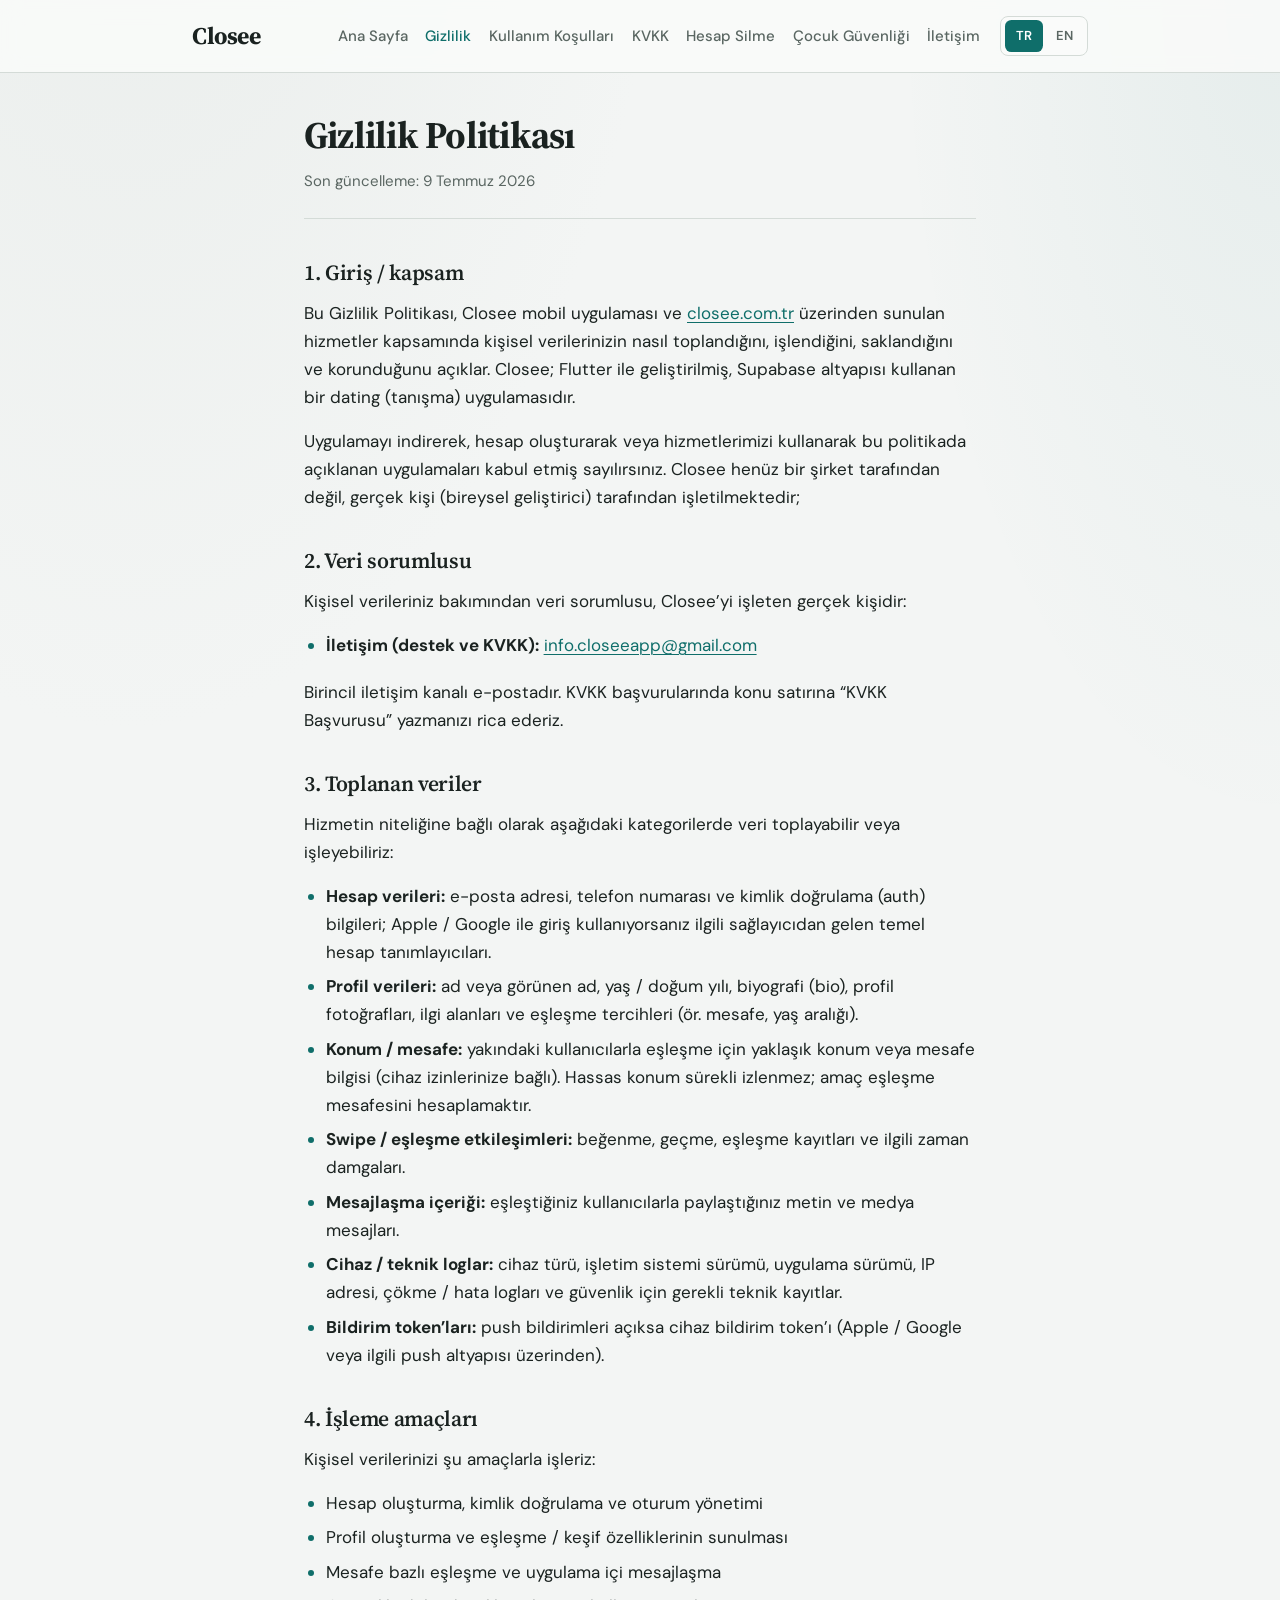
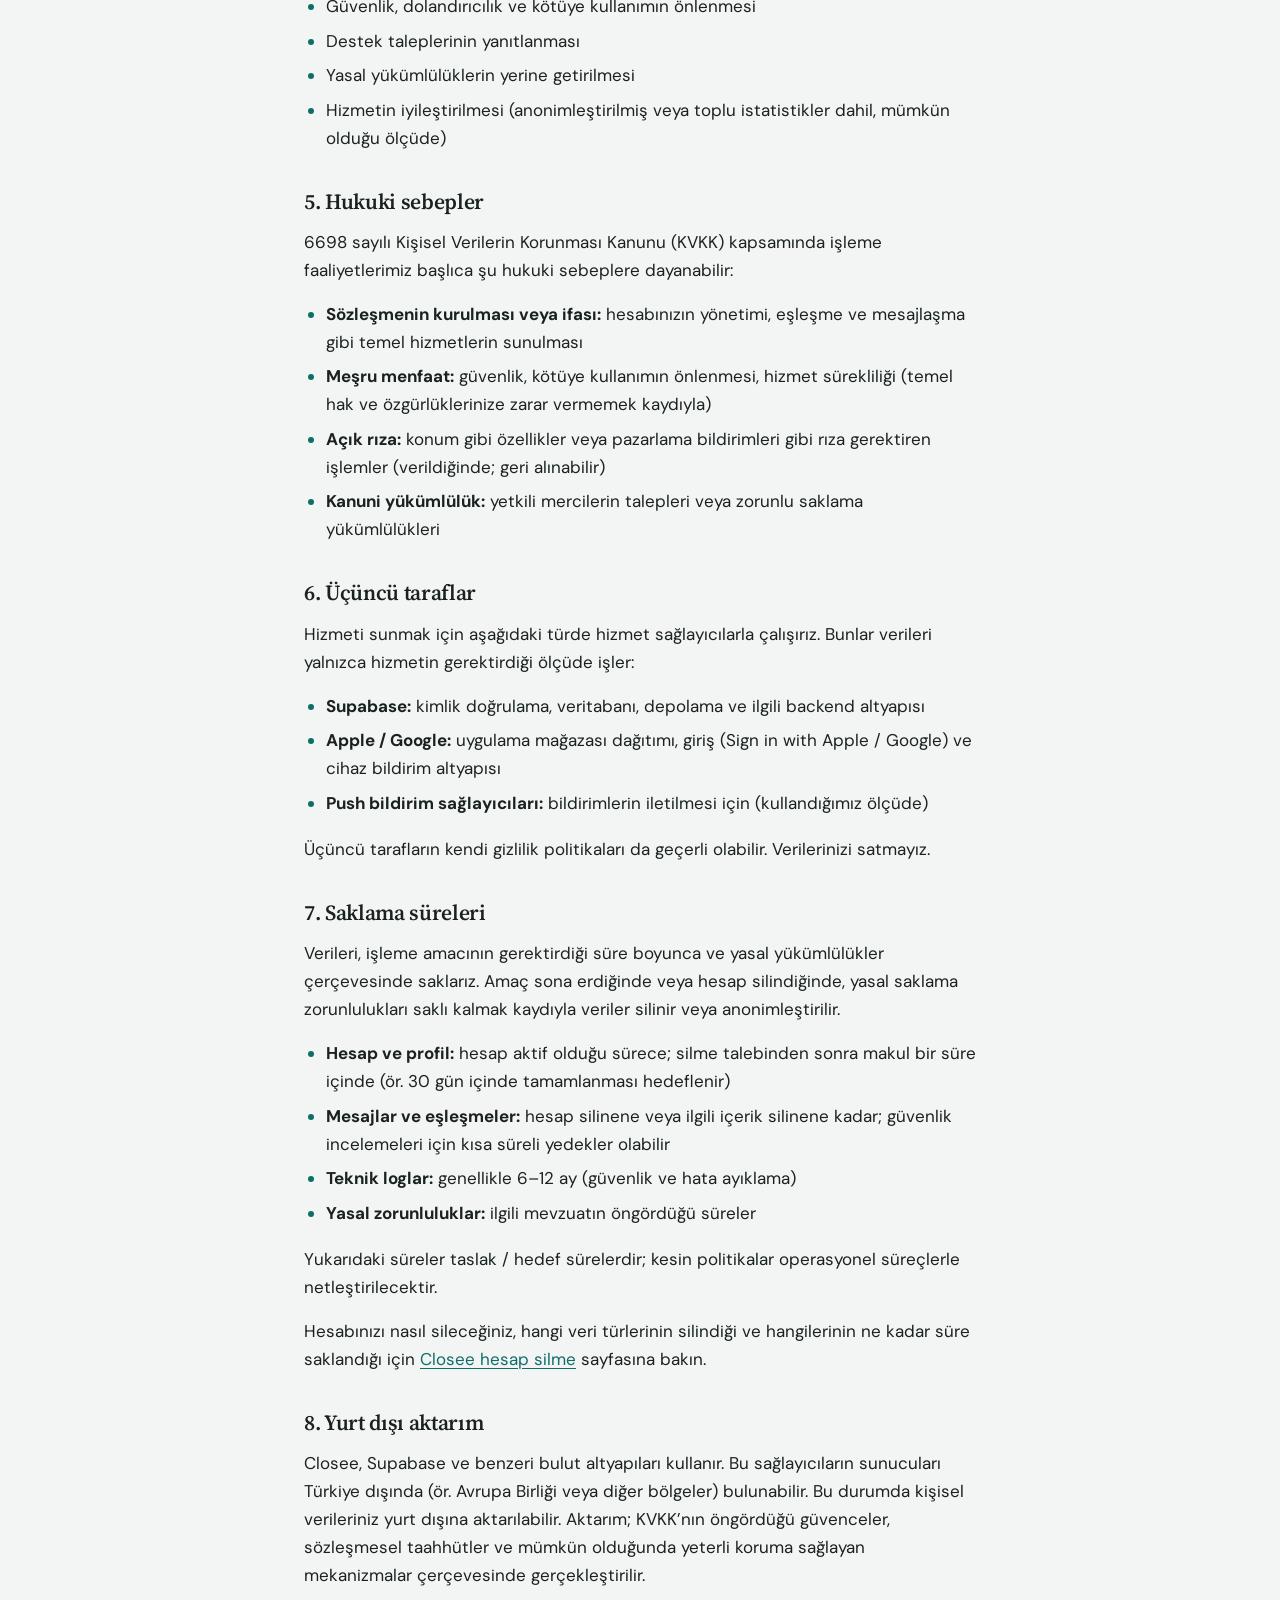
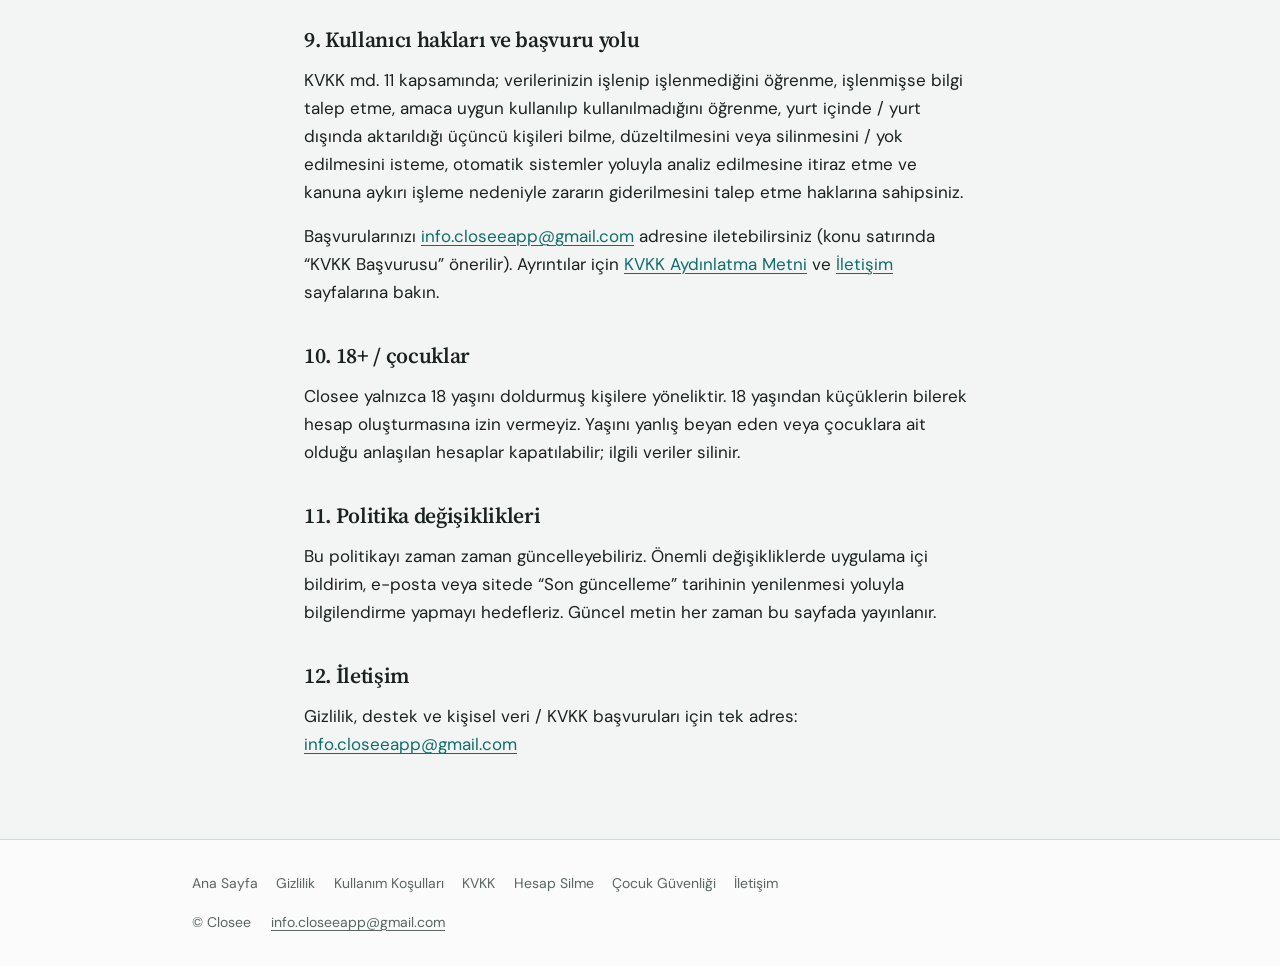
<file: privacy/index.html>
<!DOCTYPE html>
<html lang="tr">
  <head>
    <meta charset="utf-8" />
    <meta name="viewport" content="width=device-width, initial-scale=1" />
    <title>Gizlilik Politikası — Closee</title>
    <meta name="description" content="Closee uygulamasının gizlilik politikası. Toplanan veriler, işleme amaçları, saklama süreleri ve kullanıcı hakları." />
    <link rel="alternate" hreflang="tr" href="https://closee.com.tr/privacy/" />
    <link rel="alternate" hreflang="en" href="https://closee.com.tr/en/privacy/" />
    <link rel="alternate" hreflang="x-default" href="https://closee.com.tr/privacy/" />
    <link rel="icon" href="/assets/favicon.png" type="image/png" sizes="32x32" />
    <link rel="apple-touch-icon" href="/assets/apple-touch-icon.png" />
    <link rel="stylesheet" href="/assets/styles.css" />
  </head>
  <body>
    <header class="site-header">
      <div class="site-header__inner">
        <a class="brand" href="/">Closee</a>
        <div class="site-header__end">
          <nav class="nav" aria-label="Main">
            <a href="/">Ana Sayfa</a>
            <a href="/privacy/" aria-current="page">Gizlilik</a>
            <a href="/terms/">Kullanım Koşulları</a>
            <a href="/kvkk/">KVKK</a>
            <a href="/delete-account/">Hesap Silme</a>
            <a href="/child-safety/">Çocuk Güvenliği</a>
            <a href="/contact/">İletişim</a>
          </nav>
          <div class="lang-switch" role="group" aria-label="Language">
            <a class="lang-switch__btn is-active" href="/privacy/" hreflang="tr" aria-current="true">TR</a>
            <a class="lang-switch__btn" href="/en/privacy/" hreflang="en">EN</a>
          </div>
        </div>
      </div>
    </header>

    <main>
      <article class="page page--narrow">
<header class="legal-header">
            <h1>Gizlilik Politikası</h1>
            <p class="updated">Son güncelleme: 9 Temmuz 2026</p>
          </header>

          <div class="legal-body">
            <h2>1. Giriş / kapsam</h2>
            <p>
              Bu Gizlilik Politikası, Closee mobil uygulaması ve
              <a href="https://closee.com.tr/">closee.com.tr</a> üzerinden sunulan
              hizmetler kapsamında kişisel verilerinizin nasıl toplandığını,
              işlendiğini, saklandığını ve korunduğunu açıklar. Closee; Flutter ile
              geliştirilmiş, Supabase altyapısı kullanan bir dating (tanışma)
              uygulamasıdır.
            </p>
            <p>
              Uygulamayı indirerek, hesap oluşturarak veya hizmetlerimizi
              kullanarak bu politikada açıklanan uygulamaları kabul etmiş
              sayılırsınız.
              Closee henüz bir şirket tarafından değil, gerçek kişi (bireysel
              geliştirici) tarafından işletilmektedir;
            </p>

            <h2>2. Veri sorumlusu</h2>
            <p>
              Kişisel verileriniz bakımından veri sorumlusu, Closee’yi işleten
              gerçek kişidir:
            </p>
            <ul>
              <li>
                <strong>İletişim (destek ve KVKK):</strong>
                <a href="mailto:info.closeeapp@gmail.com">info.closeeapp@gmail.com</a>
              </li>
            </ul>
            <p>
              Birincil iletişim kanalı e-postadır. KVKK başvurularında konu
              satırına “KVKK Başvurusu” yazmanızı rica ederiz.
            </p>

            <h2>3. Toplanan veriler</h2>
            <p>
              Hizmetin niteliğine bağlı olarak aşağıdaki kategorilerde veri
              toplayabilir veya işleyebiliriz:
            </p>
            <ul>
              <li>
                <strong>Hesap verileri:</strong> e-posta adresi, telefon numarası
                ve kimlik doğrulama (auth) bilgileri; Apple / Google ile giriş
                kullanıyorsanız ilgili sağlayıcıdan gelen temel hesap tanımlayıcıları.
              </li>
              <li>
                <strong>Profil verileri:</strong> ad veya görünen ad, yaş / doğum
                yılı, biyografi (bio), profil fotoğrafları, ilgi alanları ve
                eşleşme tercihleri (ör. mesafe, yaş aralığı).
              </li>
              <li>
                <strong>Konum / mesafe:</strong> yakındaki kullanıcılarla eşleşme
                için yaklaşık konum veya mesafe bilgisi (cihaz izinlerinize bağlı).
                Hassas konum sürekli izlenmez; amaç eşleşme mesafesini
                hesaplamaktır.
              </li>
              <li>
                <strong>Swipe / eşleşme etkileşimleri:</strong> beğenme, geçme,
                eşleşme kayıtları ve ilgili zaman damgaları.
              </li>
              <li>
                <strong>Mesajlaşma içeriği:</strong> eşleştiğiniz kullanıcılarla
                paylaştığınız metin ve medya mesajları.
              </li>
              <li>
                <strong>Cihaz / teknik loglar:</strong> cihaz türü, işletim sistemi
                sürümü, uygulama sürümü, IP adresi, çökme / hata logları ve güvenlik
                için gerekli teknik kayıtlar.
              </li>
              <li>
                <strong>Bildirim token’ları:</strong> push bildirimleri açıksa
                cihaz bildirim token’ı (Apple / Google veya ilgili push
                altyapısı üzerinden).
              </li>
            </ul>

            <h2>4. İşleme amaçları</h2>
            <p>Kişisel verilerinizi şu amaçlarla işleriz:</p>
            <ul>
              <li>Hesap oluşturma, kimlik doğrulama ve oturum yönetimi</li>
              <li>Profil oluşturma ve eşleşme / keşif özelliklerinin sunulması</li>
              <li>Mesafe bazlı eşleşme ve uygulama içi mesajlaşma</li>
              <li>Güvenlik, dolandırıcılık ve kötüye kullanımın önlenmesi</li>
              <li>Destek taleplerinin yanıtlanması</li>
              <li>Yasal yükümlülüklerin yerine getirilmesi</li>
              <li>
                Hizmetin iyileştirilmesi (anonimleştirilmiş veya toplu istatistikler
                dahil, mümkün olduğu ölçüde)
              </li>
            </ul>

            <h2>5. Hukuki sebepler</h2>
            <p>
              6698 sayılı Kişisel Verilerin Korunması Kanunu (KVKK) kapsamında
              işleme faaliyetlerimiz başlıca şu hukuki sebeplere dayanabilir:
            </p>
            <ul>
              <li>
                <strong>Sözleşmenin kurulması veya ifası:</strong> hesabınızın
                yönetimi, eşleşme ve mesajlaşma gibi temel hizmetlerin sunulması
              </li>
              <li>
                <strong>Meşru menfaat:</strong> güvenlik, kötüye kullanımın
                önlenmesi, hizmet sürekliliği (temel hak ve özgürlüklerinize zarar
                vermemek kaydıyla)
              </li>
              <li>
                <strong>Açık rıza:</strong> konum gibi özellikler veya pazarlama
                bildirimleri gibi rıza gerektiren işlemler (verildiğinde; geri
                alınabilir)
              </li>
              <li>
                <strong>Kanuni yükümlülük:</strong> yetkili mercilerin talepleri
                veya zorunlu saklama yükümlülükleri
              </li>
            </ul>

            <h2>6. Üçüncü taraflar</h2>
            <p>
              Hizmeti sunmak için aşağıdaki türde hizmet sağlayıcılarla çalışırız.
              Bunlar verileri yalnızca hizmetin gerektirdiği ölçüde işler:
            </p>
            <ul>
              <li>
                <strong>Supabase:</strong> kimlik doğrulama, veritabanı, depolama
                ve ilgili backend altyapısı
              </li>
              <li>
                <strong>Apple / Google:</strong> uygulama mağazası dağıtımı, giriş
                (Sign in with Apple / Google) ve cihaz bildirim altyapısı
              </li>
              <li>
                <strong>Push bildirim sağlayıcıları:</strong> bildirimlerin
                iletilmesi için (kullandığımız ölçüde)
              </li>
            </ul>
            <p>
              Üçüncü tarafların kendi gizlilik politikaları da geçerli olabilir.
              Verilerinizi satmayız.
            </p>

            <h2>7. Saklama süreleri</h2>
            <p>
              Verileri, işleme amacının gerektirdiği süre boyunca ve yasal
              yükümlülükler çerçevesinde saklarız. Amaç sona erdiğinde veya hesap
              silindiğinde, yasal saklama zorunlulukları saklı kalmak kaydıyla
              veriler silinir veya anonimleştirilir.
            </p>
            <ul>
              <li>
                <strong>Hesap ve profil:</strong> hesap aktif olduğu sürece; silme
                talebinden sonra makul bir süre içinde (ör. 30 gün içinde
                tamamlanması hedeflenir)
              </li>
              <li>
                <strong>Mesajlar ve eşleşmeler:</strong> hesap silinene veya ilgili
                içerik silinene kadar; güvenlik incelemeleri için kısa süreli
                yedekler olabilir
              </li>
              <li>
                <strong>Teknik loglar:</strong> genellikle 6–12 ay (güvenlik ve
                hata ayıklama)
              </li>
              <li>
                <strong>Yasal zorunluluklar:</strong> ilgili mevzuatın öngördüğü
                süreler
              </li>
            </ul>
            <p>
              Yukarıdaki süreler taslak / hedef sürelerdir; kesin politikalar
              operasyonel süreçlerle netleştirilecektir.
            </p>
            <p>
              Hesabınızı nasıl sileceğiniz, hangi veri türlerinin silindiği ve
              hangilerinin ne kadar süre saklandığı için
              <a href="/delete-account/">Closee hesap silme</a> sayfasına bakın.
            </p>

            <h2>8. Yurt dışı aktarım</h2>
            <p>
              Closee, Supabase ve benzeri bulut altyapıları kullanır. Bu
              sağlayıcıların sunucuları Türkiye dışında (ör. Avrupa Birliği veya
              diğer bölgeler) bulunabilir. Bu durumda kişisel verileriniz yurt
              dışına aktarılabilir. Aktarım; KVKK’nın öngördüğü güvenceler,
              sözleşmesel taahhütler ve mümkün olduğunda yeterli koruma sağlayan
              mekanizmalar çerçevesinde gerçekleştirilir.
            </p>

            <h2>9. Kullanıcı hakları ve başvuru yolu</h2>
            <p>
              KVKK md. 11 kapsamında; verilerinizin işlenip işlenmediğini öğrenme,
              işlenmişse bilgi talep etme, amaca uygun kullanılıp kullanılmadığını
              öğrenme, yurt içinde / yurt dışında aktarıldığı üçüncü kişileri
              bilme, düzeltilmesini veya silinmesini / yok edilmesini isteme,
              otomatik sistemler yoluyla analiz edilmesine itiraz etme ve kanuna
              aykırı işleme nedeniyle zararın giderilmesini talep etme haklarına
              sahipsiniz.
            </p>
            <p>
              Başvurularınızı
              <a href="mailto:info.closeeapp@gmail.com">info.closeeapp@gmail.com</a>
              adresine iletebilirsiniz (konu satırında “KVKK Başvurusu”
              önerilir). Ayrıntılar için
              <a href="/kvkk/">KVKK Aydınlatma Metni</a> ve
              <a href="/contact/">İletişim</a> sayfalarına bakın.
            </p>

            <h2>10. 18+ / çocuklar</h2>
            <p>
              Closee yalnızca 18 yaşını doldurmuş kişilere yöneliktir. 18 yaşından
              küçüklerin bilerek hesap oluşturmasına izin vermeyiz. Yaşını
              yanlış beyan eden veya çocuklara ait olduğu anlaşılan hesaplar
              kapatılabilir; ilgili veriler silinir.
            </p>

            <h2>11. Politika değişiklikleri</h2>
            <p>
              Bu politikayı zaman zaman güncelleyebiliriz. Önemli değişikliklerde
              uygulama içi bildirim, e-posta veya sitede “Son güncelleme” tarihinin
              yenilenmesi yoluyla bilgilendirme yapmayı hedefleriz. Güncel metin
              her zaman bu sayfada yayınlanır.
            </p>

            <h2>12. İletişim</h2>
            <p>
              Gizlilik, destek ve kişisel veri / KVKK başvuruları için tek adres:
              <a href="mailto:info.closeeapp@gmail.com">info.closeeapp@gmail.com</a>
            </p>
          </div>
      </article>
    </main>

    <footer class="site-footer">
      <div class="site-footer__inner">
        <nav class="site-footer__nav" aria-label="Footer">
            <a href="/">Ana Sayfa</a>
            <a href="/privacy/">Gizlilik</a>
            <a href="/terms/">Kullanım Koşulları</a>
            <a href="/kvkk/">KVKK</a>
            <a href="/delete-account/">Hesap Silme</a>
            <a href="/child-safety/">Çocuk Güvenliği</a>
            <a href="/contact/">İletişim</a>
        </nav>
        <div class="site-footer__meta">
          <span>© Closee</span>
          <a href="mailto:info.closeeapp@gmail.com">info.closeeapp@gmail.com</a>
        </div>
      </div>
    </footer>
  </body>
</html>
</file>
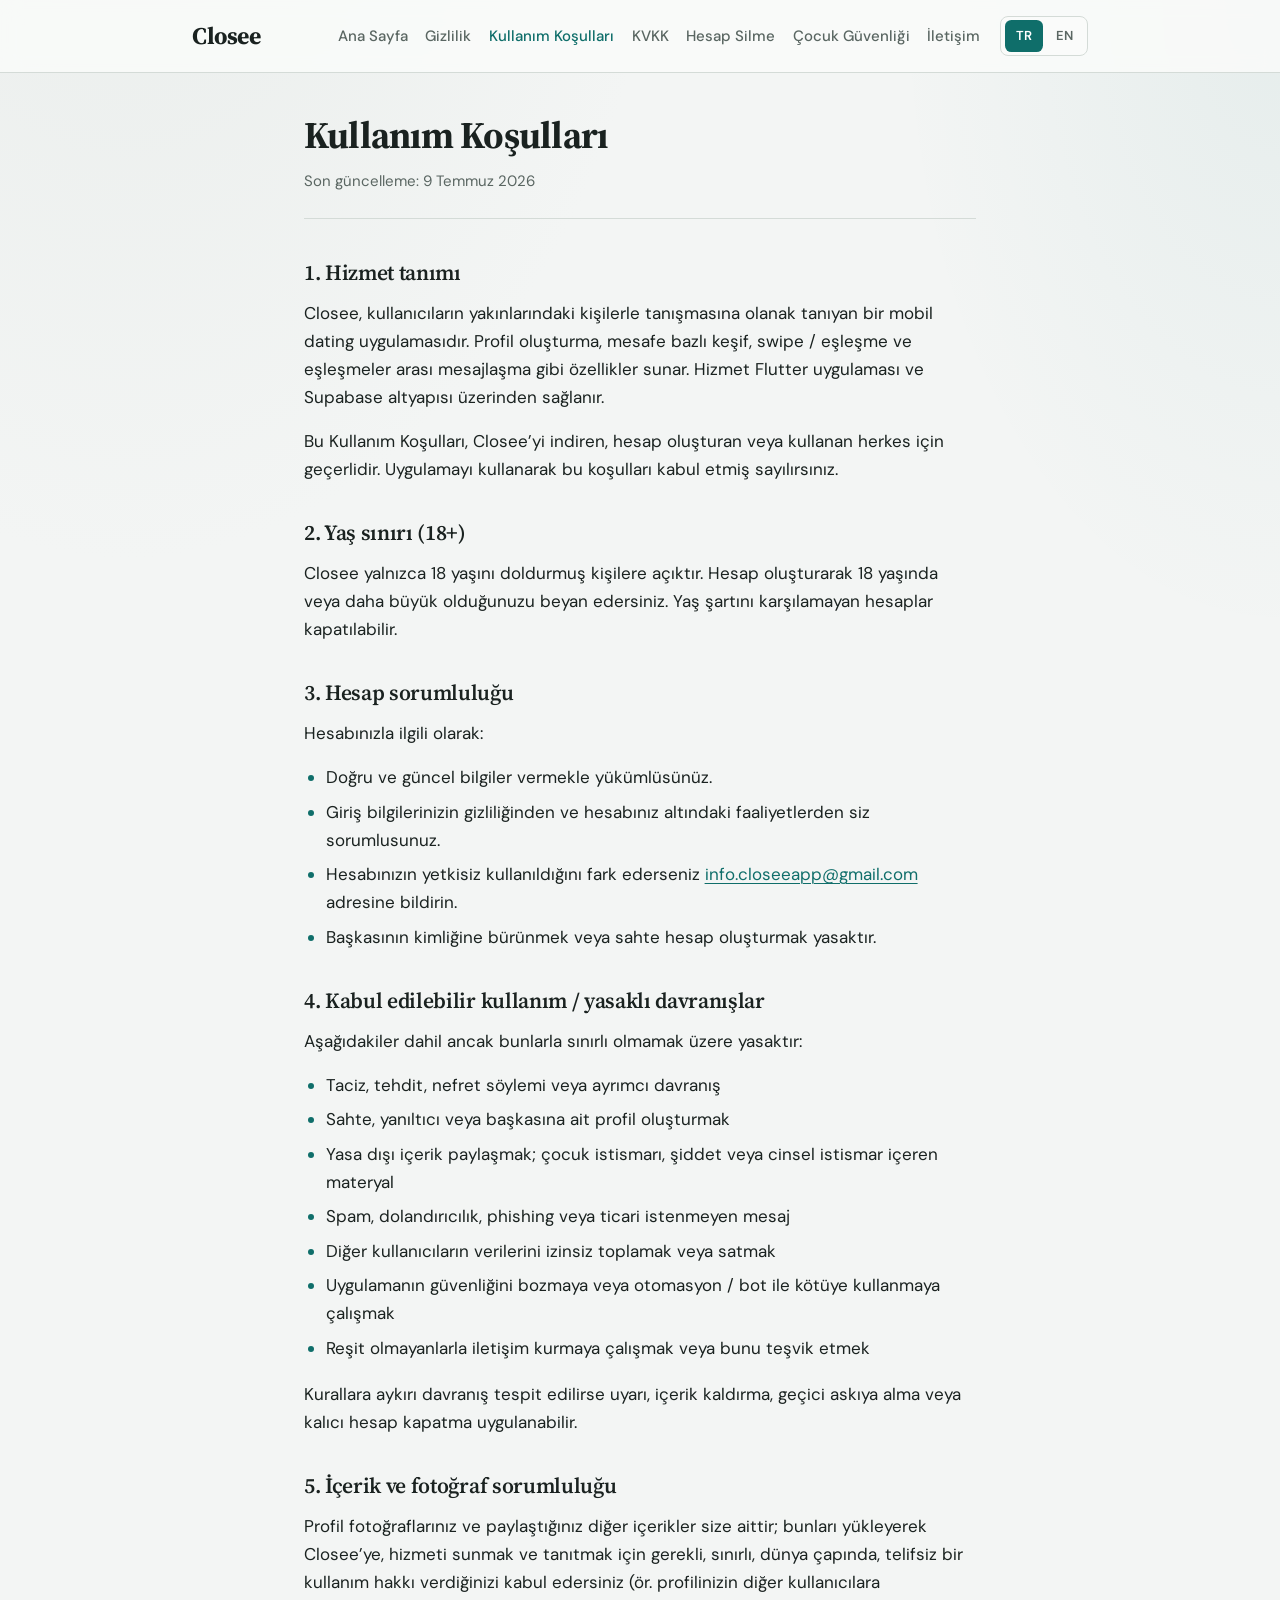
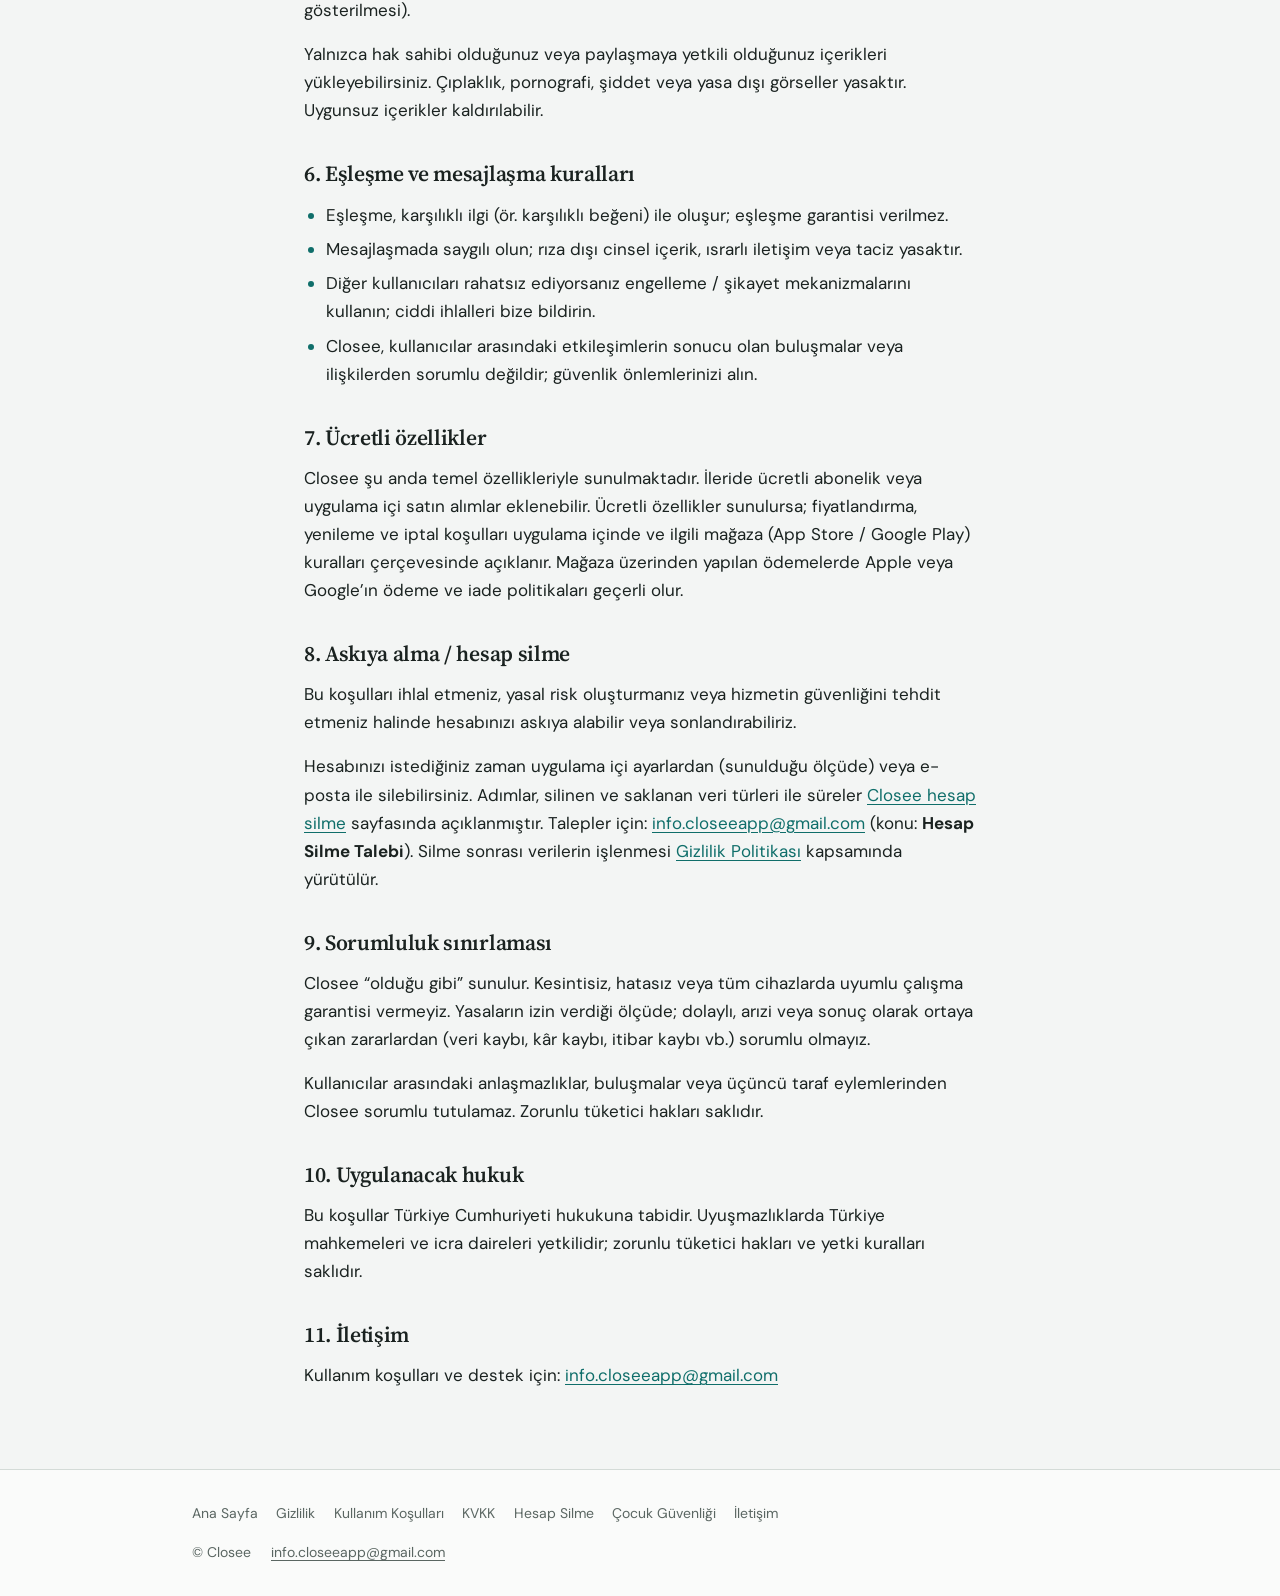
<file: terms/index.html>
<!DOCTYPE html>
<html lang="tr">
  <head>
    <meta charset="utf-8" />
    <meta name="viewport" content="width=device-width, initial-scale=1" />
    <title>Kullanım Koşulları — Closee</title>
    <meta name="description" content="Closee uygulamasının kullanım koşulları. Yaş sınırı, kabul edilebilir kullanım, hesap sorumluluğu ve uygulanacak hukuk." />
    <link rel="alternate" hreflang="tr" href="https://closee.com.tr/terms/" />
    <link rel="alternate" hreflang="en" href="https://closee.com.tr/en/terms/" />
    <link rel="alternate" hreflang="x-default" href="https://closee.com.tr/terms/" />
    <link rel="icon" href="/assets/favicon.png" type="image/png" sizes="32x32" />
    <link rel="apple-touch-icon" href="/assets/apple-touch-icon.png" />
    <link rel="stylesheet" href="/assets/styles.css" />
  </head>
  <body>
    <header class="site-header">
      <div class="site-header__inner">
        <a class="brand" href="/">Closee</a>
        <div class="site-header__end">
          <nav class="nav" aria-label="Main">
            <a href="/">Ana Sayfa</a>
            <a href="/privacy/">Gizlilik</a>
            <a href="/terms/" aria-current="page">Kullanım Koşulları</a>
            <a href="/kvkk/">KVKK</a>
            <a href="/delete-account/">Hesap Silme</a>
            <a href="/child-safety/">Çocuk Güvenliği</a>
            <a href="/contact/">İletişim</a>
          </nav>
          <div class="lang-switch" role="group" aria-label="Language">
            <a class="lang-switch__btn is-active" href="/terms/" hreflang="tr" aria-current="true">TR</a>
            <a class="lang-switch__btn" href="/en/terms/" hreflang="en">EN</a>
          </div>
        </div>
      </div>
    </header>

    <main>
      <article class="page page--narrow">
<header class="legal-header">
            <h1>Kullanım Koşulları</h1>
            <p class="updated">Son güncelleme: 9 Temmuz 2026</p>
          </header>

          <div class="legal-body">
            <h2>1. Hizmet tanımı</h2>
            <p>
              Closee, kullanıcıların yakınlarındaki kişilerle tanışmasına olanak
              tanıyan bir mobil dating uygulamasıdır. Profil oluşturma, mesafe
              bazlı keşif, swipe / eşleşme ve eşleşmeler arası mesajlaşma gibi
              özellikler sunar. Hizmet Flutter uygulaması ve Supabase altyapısı
              üzerinden sağlanır.
            </p>
            <p>
              Bu Kullanım Koşulları, Closee’yi indiren, hesap oluşturan veya
              kullanan herkes için geçerlidir. Uygulamayı kullanarak bu koşulları
              kabul etmiş sayılırsınız.
            </p>

            <h2>2. Yaş sınırı (18+)</h2>
            <p>
              Closee yalnızca 18 yaşını doldurmuş kişilere açıktır. Hesap
              oluşturarak 18 yaşında veya daha büyük olduğunuzu beyan edersiniz.
              Yaş şartını karşılamayan hesaplar kapatılabilir.
            </p>

            <h2>3. Hesap sorumluluğu</h2>
            <p>Hesabınızla ilgili olarak:</p>
            <ul>
              <li>Doğru ve güncel bilgiler vermekle yükümlüsünüz.</li>
              <li>
                Giriş bilgilerinizin gizliliğinden ve hesabınız altındaki
                faaliyetlerden siz sorumlusunuz.
              </li>
              <li>
                Hesabınızın yetkisiz kullanıldığını fark ederseniz
                <a href="mailto:info.closeeapp@gmail.com">info.closeeapp@gmail.com</a>
                adresine bildirin.
              </li>
              <li>
                Başkasının kimliğine bürünmek veya sahte hesap oluşturmak
                yasaktır.
              </li>
            </ul>

            <h2>4. Kabul edilebilir kullanım / yasaklı davranışlar</h2>
            <p>Aşağıdakiler dahil ancak bunlarla sınırlı olmamak üzere yasaktır:</p>
            <ul>
              <li>Taciz, tehdit, nefret söylemi veya ayrımcı davranış</li>
              <li>Sahte, yanıltıcı veya başkasına ait profil oluşturmak</li>
              <li>
                Yasa dışı içerik paylaşmak; çocuk istismarı, şiddet veya cinsel
                istismar içeren materyal
              </li>
              <li>Spam, dolandırıcılık, phishing veya ticari istenmeyen mesaj</li>
              <li>
                Diğer kullanıcıların verilerini izinsiz toplamak veya
                satmak
              </li>
              <li>
                Uygulamanın güvenliğini bozmaya veya
                otomasyon / bot ile kötüye kullanmaya çalışmak
              </li>
              <li>
                Reşit olmayanlarla iletişim kurmaya çalışmak veya bunu teşvik
                etmek
              </li>
            </ul>
            <p>
              Kurallara aykırı davranış tespit edilirse uyarı, içerik kaldırma,
              geçici askıya alma veya kalıcı hesap kapatma uygulanabilir.
            </p>

            <h2>5. İçerik ve fotoğraf sorumluluğu</h2>
            <p>
              Profil fotoğraflarınız ve paylaştığınız diğer içerikler size aittir;
              bunları yükleyerek Closee’ye, hizmeti sunmak ve tanıtmak için
              gerekli, sınırlı, dünya çapında, telifsiz bir kullanım hakkı
              verdiğinizi kabul edersiniz (ör. profilinizin diğer kullanıcılara
              gösterilmesi).
            </p>
            <p>
              Yalnızca hak sahibi olduğunuz veya paylaşmaya yetkili olduğunuz
              içerikleri yükleyebilirsiniz. Çıplaklık, pornografi, şiddet veya
              yasa dışı görseller yasaktır. Uygunsuz içerikler kaldırılabilir.
            </p>

            <h2>6. Eşleşme ve mesajlaşma kuralları</h2>
            <ul>
              <li>
                Eşleşme, karşılıklı ilgi (ör. karşılıklı beğeni) ile oluşur;
                eşleşme garantisi verilmez.
              </li>
              <li>
                Mesajlaşmada saygılı olun; rıza dışı cinsel içerik, ısrarlı
                iletişim veya taciz yasaktır.
              </li>
              <li>
                Diğer kullanıcıları rahatsız ediyorsanız engelleme / şikayet
                mekanizmalarını kullanın; ciddi ihlalleri bize bildirin.
              </li>
              <li>
                Closee, kullanıcılar arasındaki etkileşimlerin sonucu olan
                buluşmalar veya ilişkilerden sorumlu değildir; güvenlik
                önlemlerinizi alın.
              </li>
            </ul>

            <h2>7. Ücretli özellikler</h2>
            <p>
              Closee şu anda temel özellikleriyle sunulmaktadır. İleride ücretli
              abonelik veya uygulama içi satın alımlar eklenebilir. Ücretli
              özellikler sunulursa; fiyatlandırma, yenileme ve iptal koşulları
              uygulama içinde ve ilgili mağaza (App Store / Google Play) kuralları
              çerçevesinde açıklanır. Mağaza üzerinden yapılan ödemelerde Apple
              veya Google’ın ödeme ve iade politikaları geçerli olur.
            </p>

            <h2>8. Askıya alma / hesap silme</h2>
            <p>
              Bu koşulları ihlal etmeniz, yasal risk oluşturmanız veya hizmetin
              güvenliğini tehdit etmeniz halinde hesabınızı askıya alabilir veya
              sonlandırabiliriz.
            </p>
            <p>
              Hesabınızı istediğiniz zaman uygulama içi ayarlardan (sunulduğu
              ölçüde) veya e-posta ile silebilirsiniz. Adımlar, silinen ve
              saklanan veri türleri ile süreler
              <a href="/delete-account/">Closee hesap silme</a> sayfasında
              açıklanmıştır. Talepler için:
              <a href="mailto:info.closeeapp@gmail.com">info.closeeapp@gmail.com</a>
              (konu: <strong>Hesap Silme Talebi</strong>). Silme sonrası verilerin
              işlenmesi
              <a href="/privacy/">Gizlilik Politikası</a> kapsamında yürütülür.
            </p>

            <h2>9. Sorumluluk sınırlaması</h2>
            <p>
              Closee “olduğu gibi” sunulur. Kesintisiz, hatasız veya tüm
              cihazlarda uyumlu çalışma garantisi vermeyiz. Yasaların izin verdiği
              ölçüde; dolaylı, arızi veya sonuç olarak ortaya çıkan zararlardan
              (veri kaybı, kâr kaybı, itibar kaybı vb.) sorumlu olmayız.
            </p>
            <p>
              Kullanıcılar arasındaki anlaşmazlıklar, buluşmalar veya üçüncü taraf
              eylemlerinden Closee sorumlu tutulamaz. Zorunlu tüketici hakları
              saklıdır.
            </p>

            <h2>10. Uygulanacak hukuk</h2>
            <p>
              Bu koşullar Türkiye Cumhuriyeti hukukuna tabidir. Uyuşmazlıklarda
              Türkiye mahkemeleri ve icra daireleri yetkilidir; zorunlu tüketici
              hakları ve yetki kuralları saklıdır.
            </p>

            <h2>11. İletişim</h2>
            <p>
              Kullanım koşulları ve destek için:
              <a href="mailto:info.closeeapp@gmail.com">info.closeeapp@gmail.com</a>
            </p>
          </div>
      </article>
    </main>

    <footer class="site-footer">
      <div class="site-footer__inner">
        <nav class="site-footer__nav" aria-label="Footer">
            <a href="/">Ana Sayfa</a>
            <a href="/privacy/">Gizlilik</a>
            <a href="/terms/">Kullanım Koşulları</a>
            <a href="/kvkk/">KVKK</a>
            <a href="/delete-account/">Hesap Silme</a>
            <a href="/child-safety/">Çocuk Güvenliği</a>
            <a href="/contact/">İletişim</a>
        </nav>
        <div class="site-footer__meta">
          <span>© Closee</span>
          <a href="mailto:info.closeeapp@gmail.com">info.closeeapp@gmail.com</a>
        </div>
      </div>
    </footer>
  </body>
</html>
</file>
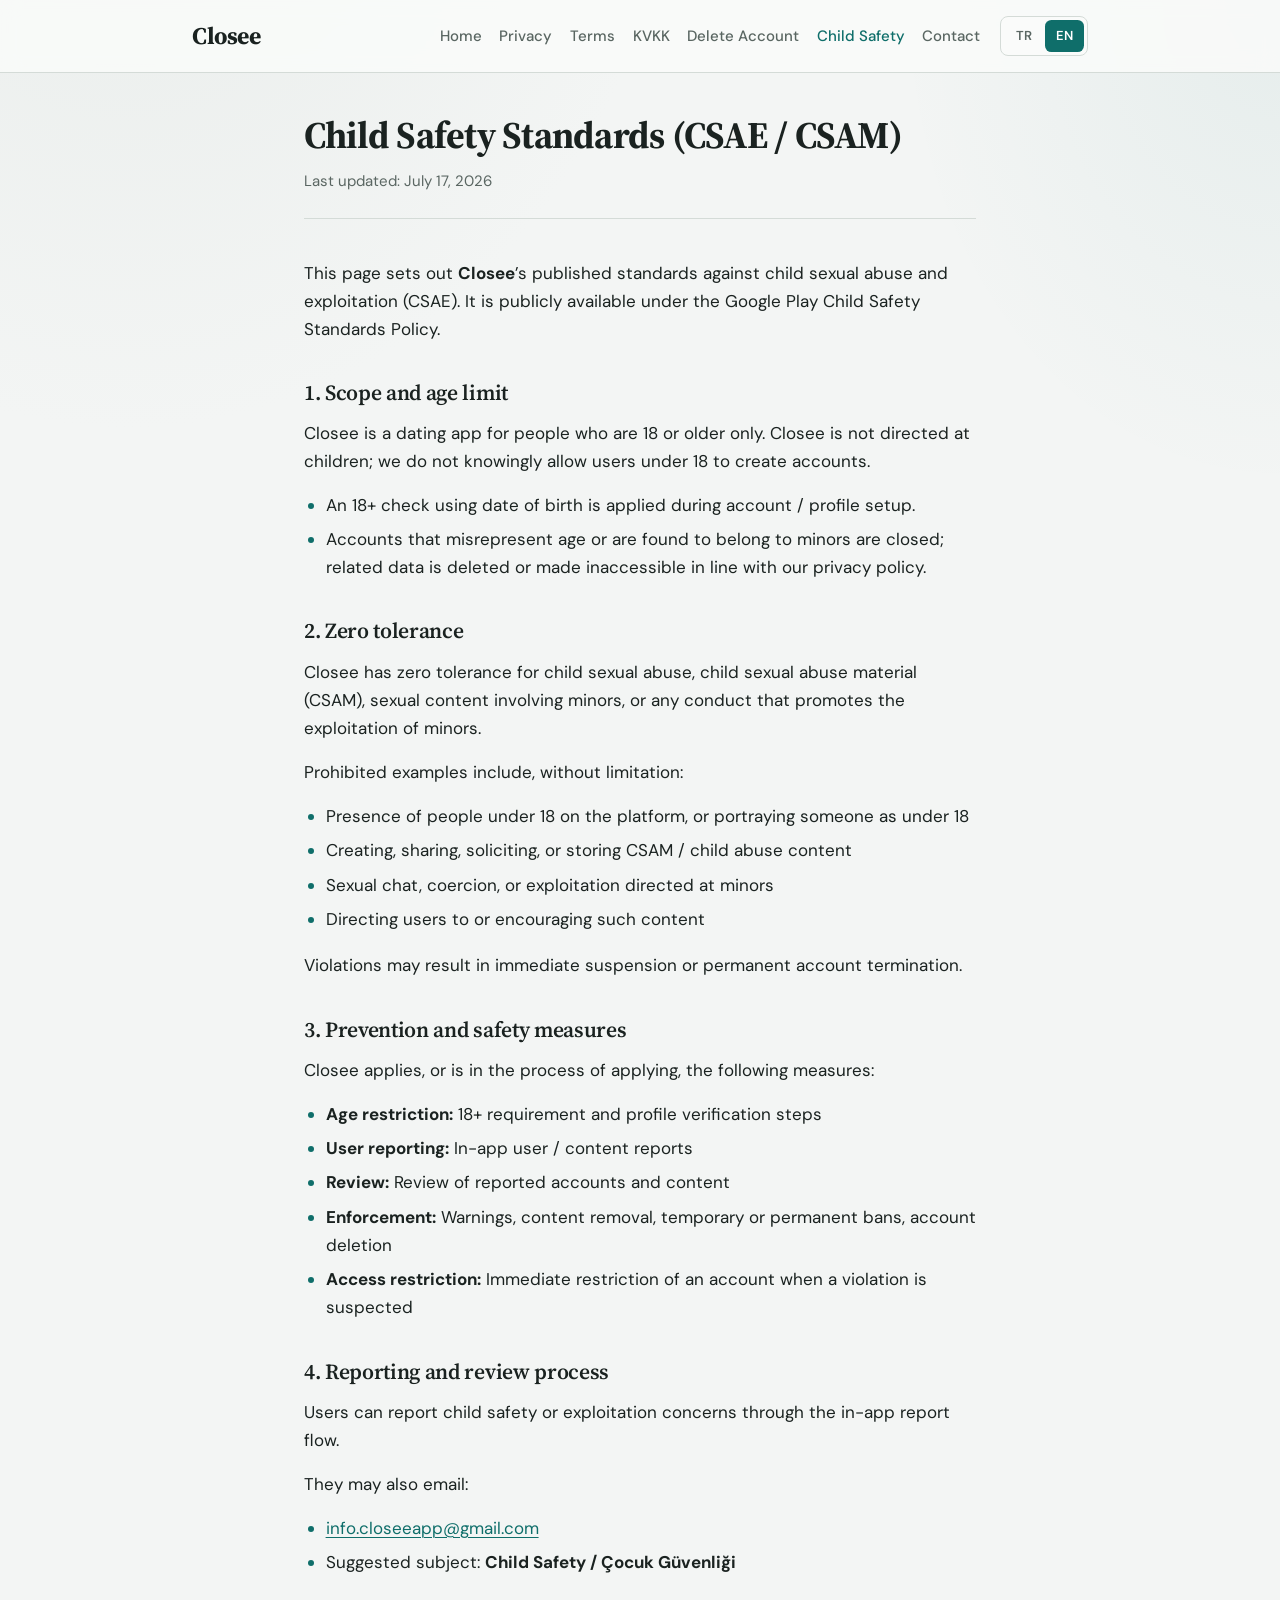
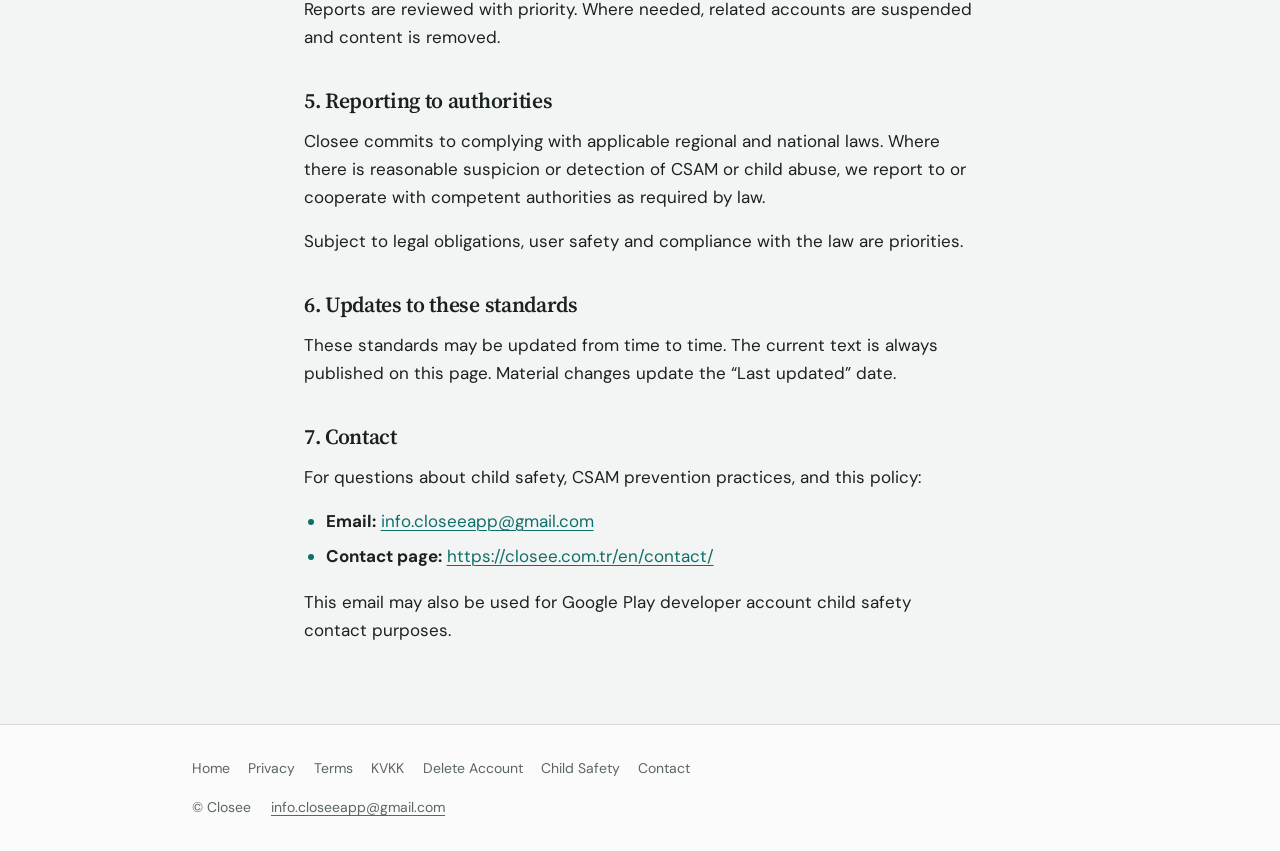
<file: en/child-safety/index.html>
<!DOCTYPE html>
<html lang="en">
  <head>
    <meta charset="utf-8" />
    <meta name="viewport" content="width=device-width, initial-scale=1" />
    <title>Child Safety Standards (CSAE / CSAM) — Closee</title>
    <meta
      name="description"
      content="Closee child safety standards: zero tolerance for CSAE / CSAM, prevention measures, reporting, and cooperation with authorities."
    />
    <link rel="alternate" hreflang="tr" href="https://closee.com.tr/child-safety/" />
    <link rel="alternate" hreflang="en" href="https://closee.com.tr/en/child-safety/" />
    <link rel="alternate" hreflang="x-default" href="https://closee.com.tr/child-safety/" />
    <link rel="icon" href="/assets/favicon.png" type="image/png" sizes="32x32" />
    <link rel="apple-touch-icon" href="/assets/apple-touch-icon.png" />
    <link rel="stylesheet" href="/assets/styles.css" />
  </head>
  <body>
    <header class="site-header">
      <div class="site-header__inner">
        <a class="brand" href="/en/">Closee</a>
        <div class="site-header__end">
          <nav class="nav" aria-label="Main">
            <a href="/en/">Home</a>
            <a href="/en/privacy/">Privacy</a>
            <a href="/en/terms/">Terms</a>
            <a href="/en/kvkk/">KVKK</a>
            <a href="/en/delete-account/">Delete Account</a>
            <a href="/en/child-safety/" aria-current="page">Child Safety</a>
            <a href="/en/contact/">Contact</a>
          </nav>
          <div class="lang-switch" role="group" aria-label="Language">
            <a class="lang-switch__btn" href="/child-safety/" hreflang="tr">TR</a>
            <a class="lang-switch__btn is-active" href="/en/child-safety/" hreflang="en" aria-current="true">EN</a>
          </div>
        </div>
      </div>
    </header>

    <main>
      <article class="page page--narrow">
        <header class="legal-header">
          <h1>Child Safety Standards (CSAE / CSAM)</h1>
          <p class="updated">Last updated: July 17, 2026</p>
        </header>

        <div class="legal-body">
          <p>
            This page sets out <strong>Closee</strong>’s published standards
            against child sexual abuse and exploitation (CSAE). It is publicly
            available under the Google Play Child Safety Standards Policy.
          </p>

          <h2>1. Scope and age limit</h2>
          <p>
            Closee is a dating app for people who are 18 or older only. Closee
            is not directed at children; we do not knowingly allow users under
            18 to create accounts.
          </p>
          <ul>
            <li>
              An 18+ check using date of birth is applied during account /
              profile setup.
            </li>
            <li>
              Accounts that misrepresent age or are found to belong to minors
              are closed; related data is deleted or made inaccessible in line
              with our privacy policy.
            </li>
          </ul>

          <h2>2. Zero tolerance</h2>
          <p>
            Closee has zero tolerance for child sexual abuse, child sexual abuse
            material (CSAM), sexual content involving minors, or any conduct
            that promotes the exploitation of minors.
          </p>
          <p>Prohibited examples include, without limitation:</p>
          <ul>
            <li>
              Presence of people under 18 on the platform, or portraying someone
              as under 18
            </li>
            <li>
              Creating, sharing, soliciting, or storing CSAM / child abuse
              content
            </li>
            <li>
              Sexual chat, coercion, or exploitation directed at minors
            </li>
            <li>Directing users to or encouraging such content</li>
          </ul>
          <p>
            Violations may result in immediate suspension or permanent account
            termination.
          </p>

          <h2>3. Prevention and safety measures</h2>
          <p>
            Closee applies, or is in the process of applying, the following
            measures:
          </p>
          <ul>
            <li>
              <strong>Age restriction:</strong> 18+ requirement and profile
              verification steps
            </li>
            <li>
              <strong>User reporting:</strong> In-app user / content reports
            </li>
            <li>
              <strong>Review:</strong> Review of reported accounts and content
            </li>
            <li>
              <strong>Enforcement:</strong> Warnings, content removal, temporary
              or permanent bans, account deletion
            </li>
            <li>
              <strong>Access restriction:</strong> Immediate restriction of an
              account when a violation is suspected
            </li>
          </ul>

          <h2>4. Reporting and review process</h2>
          <p>
            Users can report child safety or exploitation concerns through the
            in-app report flow.
          </p>
          <p>They may also email:</p>
          <ul>
            <li>
              <a
                href="mailto:info.closeeapp@gmail.com?subject=Child%20Safety"
                >info.closeeapp@gmail.com</a
              >
            </li>
            <li>
              Suggested subject:
              <strong>Child Safety / Çocuk Güvenliği</strong>
            </li>
          </ul>
          <p>
            Reports are reviewed with priority. Where needed, related accounts
            are suspended and content is removed.
          </p>

          <h2>5. Reporting to authorities</h2>
          <p>
            Closee commits to complying with applicable regional and national
            laws. Where there is reasonable suspicion or detection of CSAM or
            child abuse, we report to or cooperate with competent authorities as
            required by law.
          </p>
          <p>
            Subject to legal obligations, user safety and compliance with the
            law are priorities.
          </p>

          <h2>6. Updates to these standards</h2>
          <p>
            These standards may be updated from time to time. The current text
            is always published on this page. Material changes update the “Last
            updated” date.
          </p>

          <h2>7. Contact</h2>
          <p>
            For questions about child safety, CSAM prevention practices, and
            this policy:
          </p>
          <ul>
            <li>
              <strong>Email:</strong>
              <a href="mailto:info.closeeapp@gmail.com"
                >info.closeeapp@gmail.com</a
              >
            </li>
            <li>
              <strong>Contact page:</strong>
              <a href="/en/contact/">https://closee.com.tr/en/contact/</a>
            </li>
          </ul>
          <p>
            This email may also be used for Google Play developer account child
            safety contact purposes.
          </p>
        </div>
      </article>
    </main>

    <footer class="site-footer">
      <div class="site-footer__inner">
        <nav class="site-footer__nav" aria-label="Footer">
          <a href="/en/">Home</a>
          <a href="/en/privacy/">Privacy</a>
          <a href="/en/terms/">Terms</a>
          <a href="/en/kvkk/">KVKK</a>
          <a href="/en/delete-account/">Delete Account</a>
          <a href="/en/child-safety/">Child Safety</a>
          <a href="/en/contact/">Contact</a>
        </nav>
        <div class="site-footer__meta">
          <span>© Closee</span>
          <a href="mailto:info.closeeapp@gmail.com">info.closeeapp@gmail.com</a>
        </div>
      </div>
    </footer>
  </body>
</html>
</file>
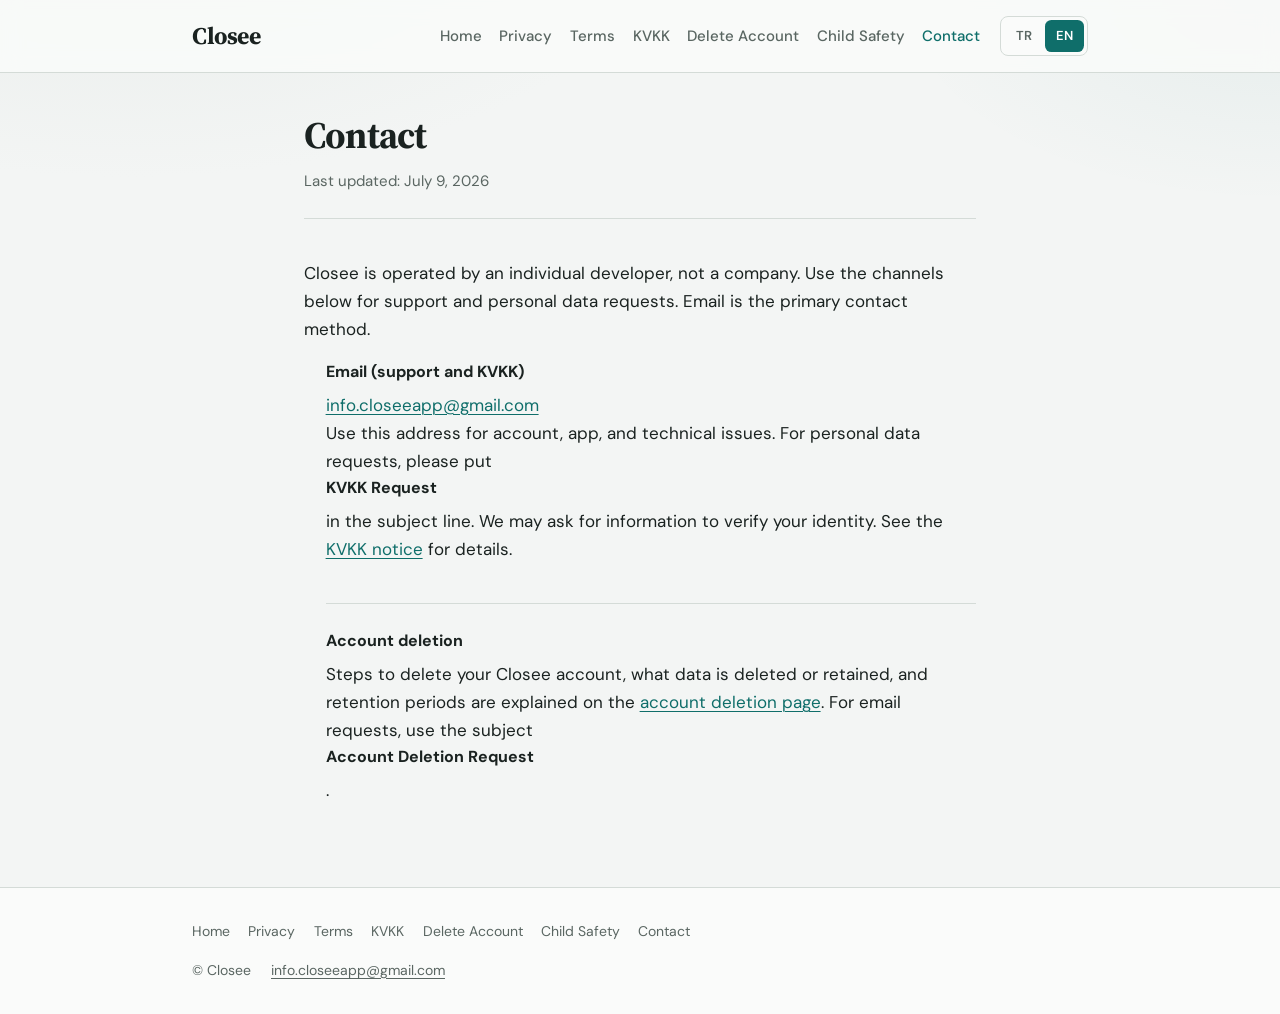
<file: en/contact/index.html>
<!DOCTYPE html>
<html lang="en">
  <head>
    <meta charset="utf-8" />
    <meta name="viewport" content="width=device-width, initial-scale=1" />
    <title>Contact — Closee</title>
    <meta name="description" content="Closee support and personal data request contact information." />
    <link rel="alternate" hreflang="tr" href="https://closee.com.tr/contact/" />
    <link rel="alternate" hreflang="en" href="https://closee.com.tr/en/contact/" />
    <link rel="alternate" hreflang="x-default" href="https://closee.com.tr/contact/" />
    <link rel="icon" href="/assets/favicon.png" type="image/png" sizes="32x32" />
    <link rel="apple-touch-icon" href="/assets/apple-touch-icon.png" />
    <link rel="stylesheet" href="/assets/styles.css" />
  </head>
  <body>
    <header class="site-header">
      <div class="site-header__inner">
        <a class="brand" href="/en/">Closee</a>
        <div class="site-header__end">
          <nav class="nav" aria-label="Main">
            <a href="/en/">Home</a>
            <a href="/en/privacy/">Privacy</a>
            <a href="/en/terms/">Terms</a>
            <a href="/en/kvkk/">KVKK</a>
            <a href="/en/delete-account/">Delete Account</a>
            <a href="/en/child-safety/">Child Safety</a>
            <a href="/en/contact/" aria-current="page">Contact</a>
          </nav>
          <div class="lang-switch" role="group" aria-label="Language">
            <a class="lang-switch__btn" href="/contact/" hreflang="tr">TR</a>
            <a class="lang-switch__btn is-active" href="/en/contact/" hreflang="en" aria-current="true">EN</a>
          </div>
        </div>
      </div>
    </header>

    <main>
      <article class="page page--narrow">
<header class="legal-header">
            <h1>Contact</h1>
            <p class="updated">Last updated: July 9, 2026</p>
          </header>
          <div class="legal-body">
            <p>
              Closee is operated by an individual developer, not a company. Use
              the channels below for support and personal data requests. Email is
              the primary contact method.
            </p>
            <ul class="contact-list">
              <li>
                <strong>Email (support and KVKK)</strong>
                <a href="mailto:info.closeeapp@gmail.com"
                  >info.closeeapp@gmail.com</a
                >
                <p>
                  Use this address for account, app, and technical issues. For
                  personal data requests, please put
                  <strong>KVKK Request</strong> in the subject line. We may ask
                  for information to verify your identity. See the
                  <a href="/en/kvkk/">KVKK notice</a> for details.
                </p>
              </li>
              <li>
                <strong>Account deletion</strong>
                <p>
                  Steps to delete your Closee account, what data is deleted or
                  retained, and retention periods are explained on the
                  <a href="/en/delete-account/">account deletion page</a>. For
                  email requests, use the subject
                  <strong>Account Deletion Request</strong>.
                </p>
              </li>
            </ul>
          </div>
      </article>
    </main>

    <footer class="site-footer">
      <div class="site-footer__inner">
        <nav class="site-footer__nav" aria-label="Footer">
            <a href="/en/">Home</a>
            <a href="/en/privacy/">Privacy</a>
            <a href="/en/terms/">Terms</a>
            <a href="/en/kvkk/">KVKK</a>
            <a href="/en/delete-account/">Delete Account</a>
            <a href="/en/child-safety/">Child Safety</a>
            <a href="/en/contact/">Contact</a>
        </nav>
        <div class="site-footer__meta">
          <span>© Closee</span>
          <a href="mailto:info.closeeapp@gmail.com">info.closeeapp@gmail.com</a>
        </div>
      </div>
    </footer>
  </body>
</html>
</file>
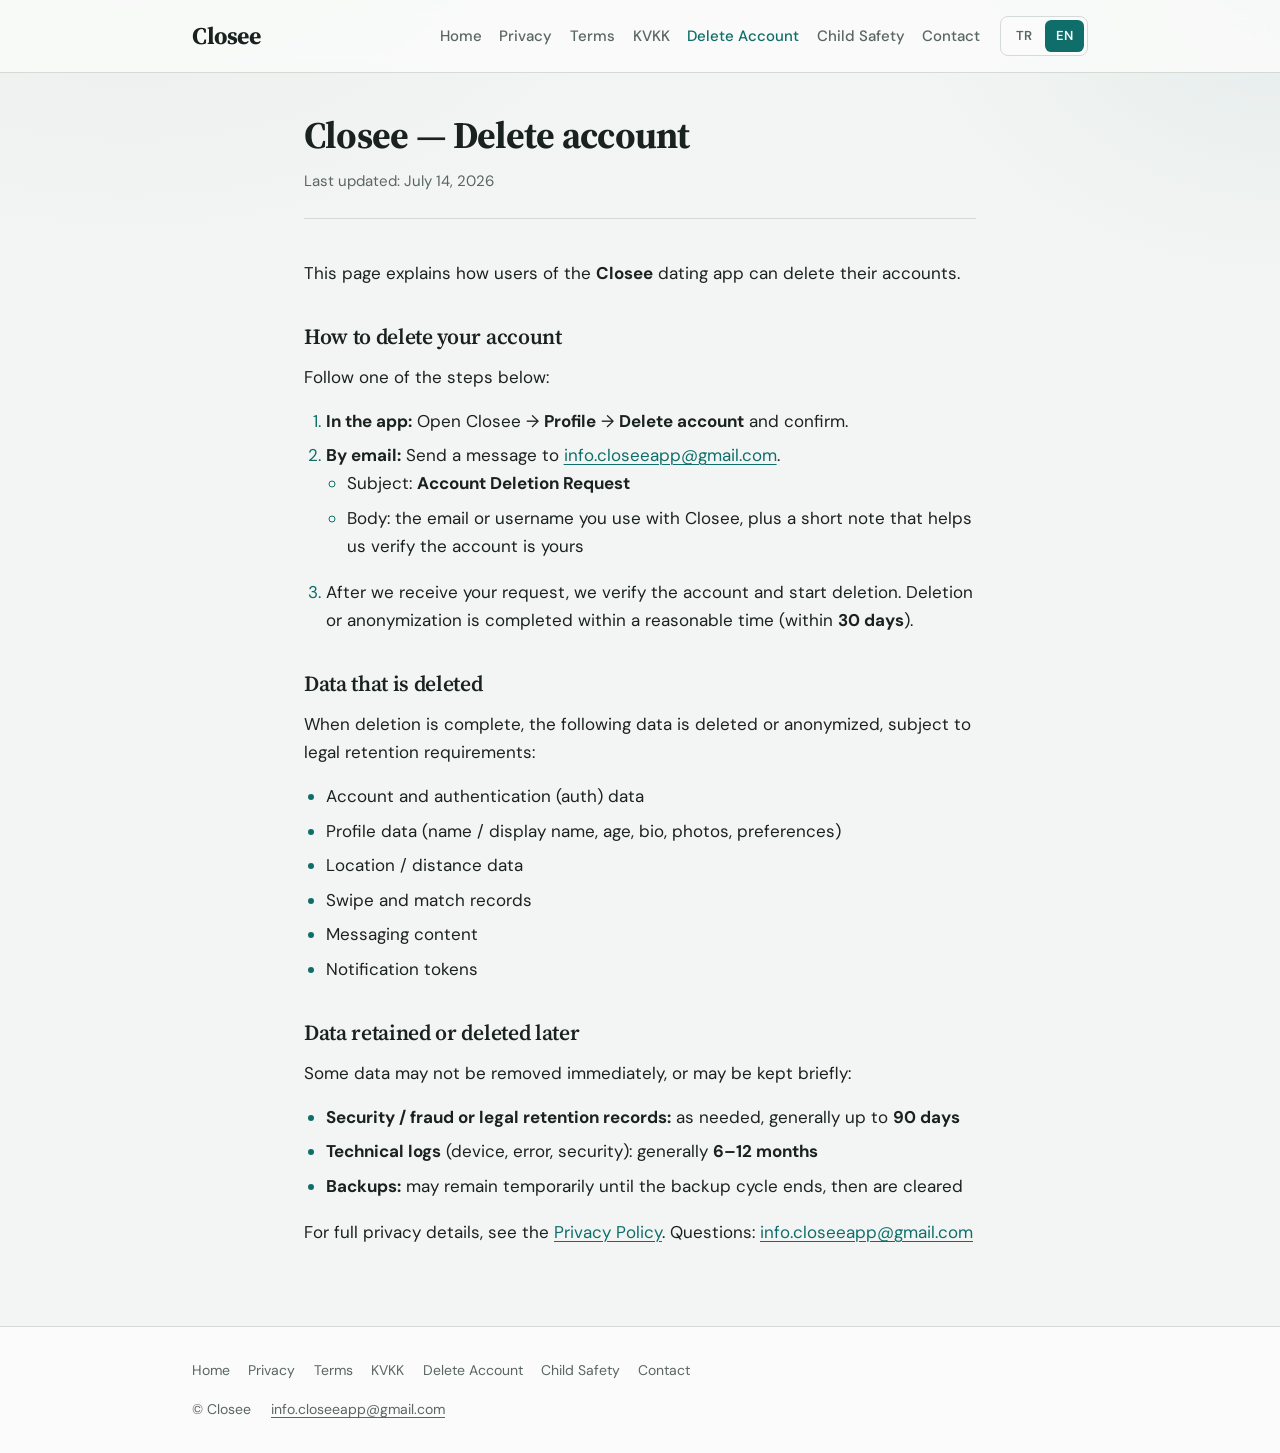
<file: en/delete-account/index.html>
<!DOCTYPE html>
<html lang="en">
  <head>
    <meta charset="utf-8" />
    <meta name="viewport" content="width=device-width, initial-scale=1" />
    <title>Delete account — Closee</title>
    <meta name="description" content="How to delete your Closee account, what data is deleted or retained, and retention periods." />
    <link rel="alternate" hreflang="tr" href="https://closee.com.tr/delete-account/" />
    <link rel="alternate" hreflang="en" href="https://closee.com.tr/en/delete-account/" />
    <link rel="alternate" hreflang="x-default" href="https://closee.com.tr/delete-account/" />
    <link rel="icon" href="/assets/favicon.png" type="image/png" sizes="32x32" />
    <link rel="apple-touch-icon" href="/assets/apple-touch-icon.png" />
    <link rel="stylesheet" href="/assets/styles.css" />
  </head>
  <body>
    <header class="site-header">
      <div class="site-header__inner">
        <a class="brand" href="/en/">Closee</a>
        <div class="site-header__end">
          <nav class="nav" aria-label="Main">
            <a href="/en/">Home</a>
            <a href="/en/privacy/">Privacy</a>
            <a href="/en/terms/">Terms</a>
            <a href="/en/kvkk/">KVKK</a>
            <a href="/en/delete-account/" aria-current="page">Delete Account</a>
            <a href="/en/child-safety/">Child Safety</a>
            <a href="/en/contact/">Contact</a>
          </nav>
          <div class="lang-switch" role="group" aria-label="Language">
            <a class="lang-switch__btn" href="/delete-account/" hreflang="tr">TR</a>
            <a class="lang-switch__btn is-active" href="/en/delete-account/" hreflang="en" aria-current="true">EN</a>
          </div>
        </div>
      </div>
    </header>

    <main>
      <article class="page page--narrow">
<header class="legal-header">
            <h1>Closee — Delete account</h1>
            <p class="updated">Last updated: July 14, 2026</p>
          </header>
          <div class="legal-body">
            <p>
              This page explains how users of the <strong>Closee</strong> dating
              app can delete their accounts.
            </p>
            <h2>How to delete your account</h2>
            <p>Follow one of the steps below:</p>
            <ol>
              <li>
                <strong>In the app:</strong> Open Closee →
                <strong>Profile</strong> → <strong>Delete account</strong> and
                confirm.
              </li>
              <li>
                <strong>By email:</strong> Send a message to
                <a
                  href="mailto:info.closeeapp@gmail.com?subject=Account%20Deletion%20Request"
                  >info.closeeapp@gmail.com</a
                >.
                <ul>
                  <li>
                    Subject: <strong>Account Deletion Request</strong>
                  </li>
                  <li>
                    Body: the email or username you use with Closee, plus a short
                    note that helps us verify the account is yours
                  </li>
                </ul>
              </li>
              <li>
                After we receive your request, we verify the account and start
                deletion. Deletion or anonymization is completed within a
                reasonable time (within <strong>30 days</strong>).
              </li>
            </ol>

            <h2>Data that is deleted</h2>
            <p>
              When deletion is complete, the following data is deleted or
              anonymized, subject to legal retention requirements:
            </p>
            <ul>
              <li>Account and authentication (auth) data</li>
              <li>
                Profile data (name / display name, age, bio, photos, preferences)
              </li>
              <li>Location / distance data</li>
              <li>Swipe and match records</li>
              <li>Messaging content</li>
              <li>Notification tokens</li>
            </ul>

            <h2>Data retained or deleted later</h2>
            <p>Some data may not be removed immediately, or may be kept briefly:</p>
            <ul>
              <li>
                <strong>Security / fraud or legal retention records:</strong> as
                needed, generally up to <strong>90 days</strong>
              </li>
              <li>
                <strong>Technical logs</strong> (device, error, security):
                generally <strong>6–12 months</strong>
              </li>
              <li>
                <strong>Backups:</strong> may remain temporarily until the backup
                cycle ends, then are cleared
              </li>
            </ul>
            <p>
              For full privacy details, see the
              <a href="/en/privacy/">Privacy Policy</a>. Questions:
              <a href="mailto:info.closeeapp@gmail.com"
                >info.closeeapp@gmail.com</a
              >
            </p>
          </div>
      </article>
    </main>

    <footer class="site-footer">
      <div class="site-footer__inner">
        <nav class="site-footer__nav" aria-label="Footer">
            <a href="/en/">Home</a>
            <a href="/en/privacy/">Privacy</a>
            <a href="/en/terms/">Terms</a>
            <a href="/en/kvkk/">KVKK</a>
            <a href="/en/delete-account/">Delete Account</a>
            <a href="/en/child-safety/">Child Safety</a>
            <a href="/en/contact/">Contact</a>
        </nav>
        <div class="site-footer__meta">
          <span>© Closee</span>
          <a href="mailto:info.closeeapp@gmail.com">info.closeeapp@gmail.com</a>
        </div>
      </div>
    </footer>
  </body>
</html>
</file>
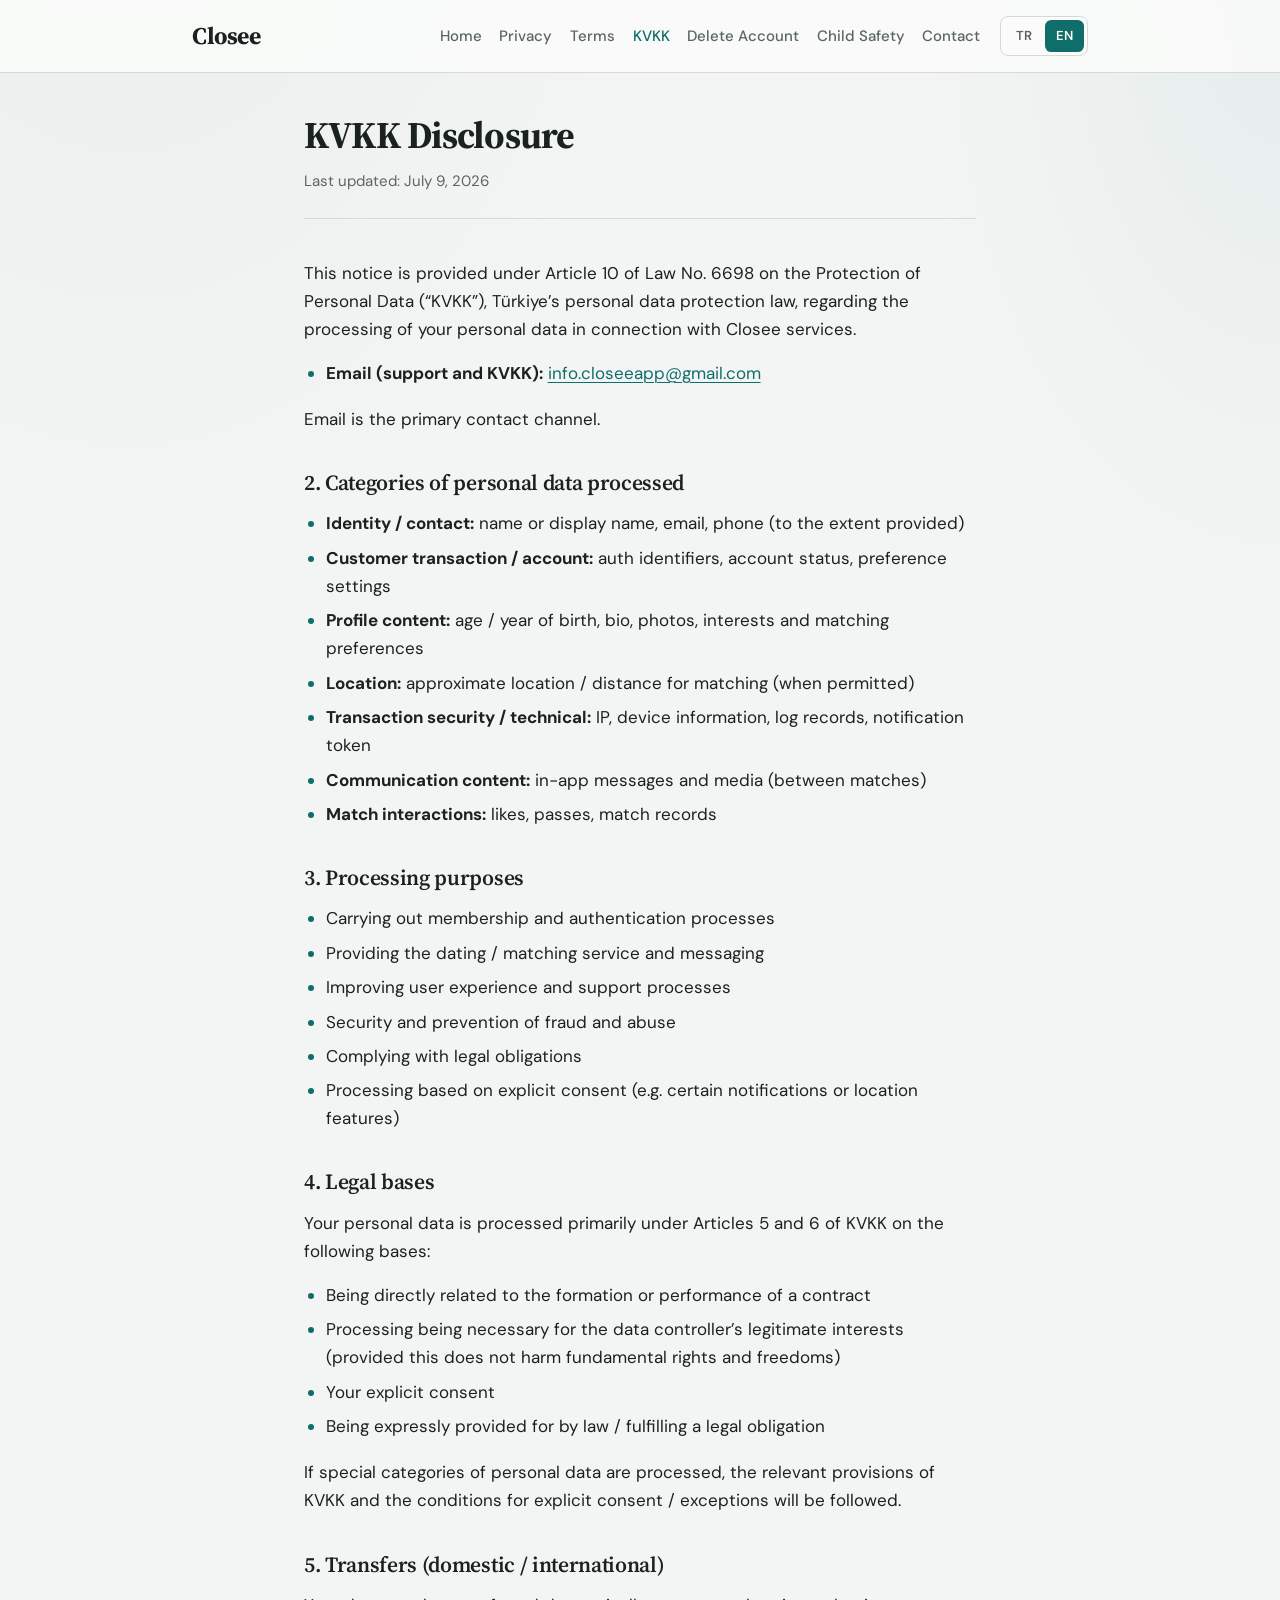
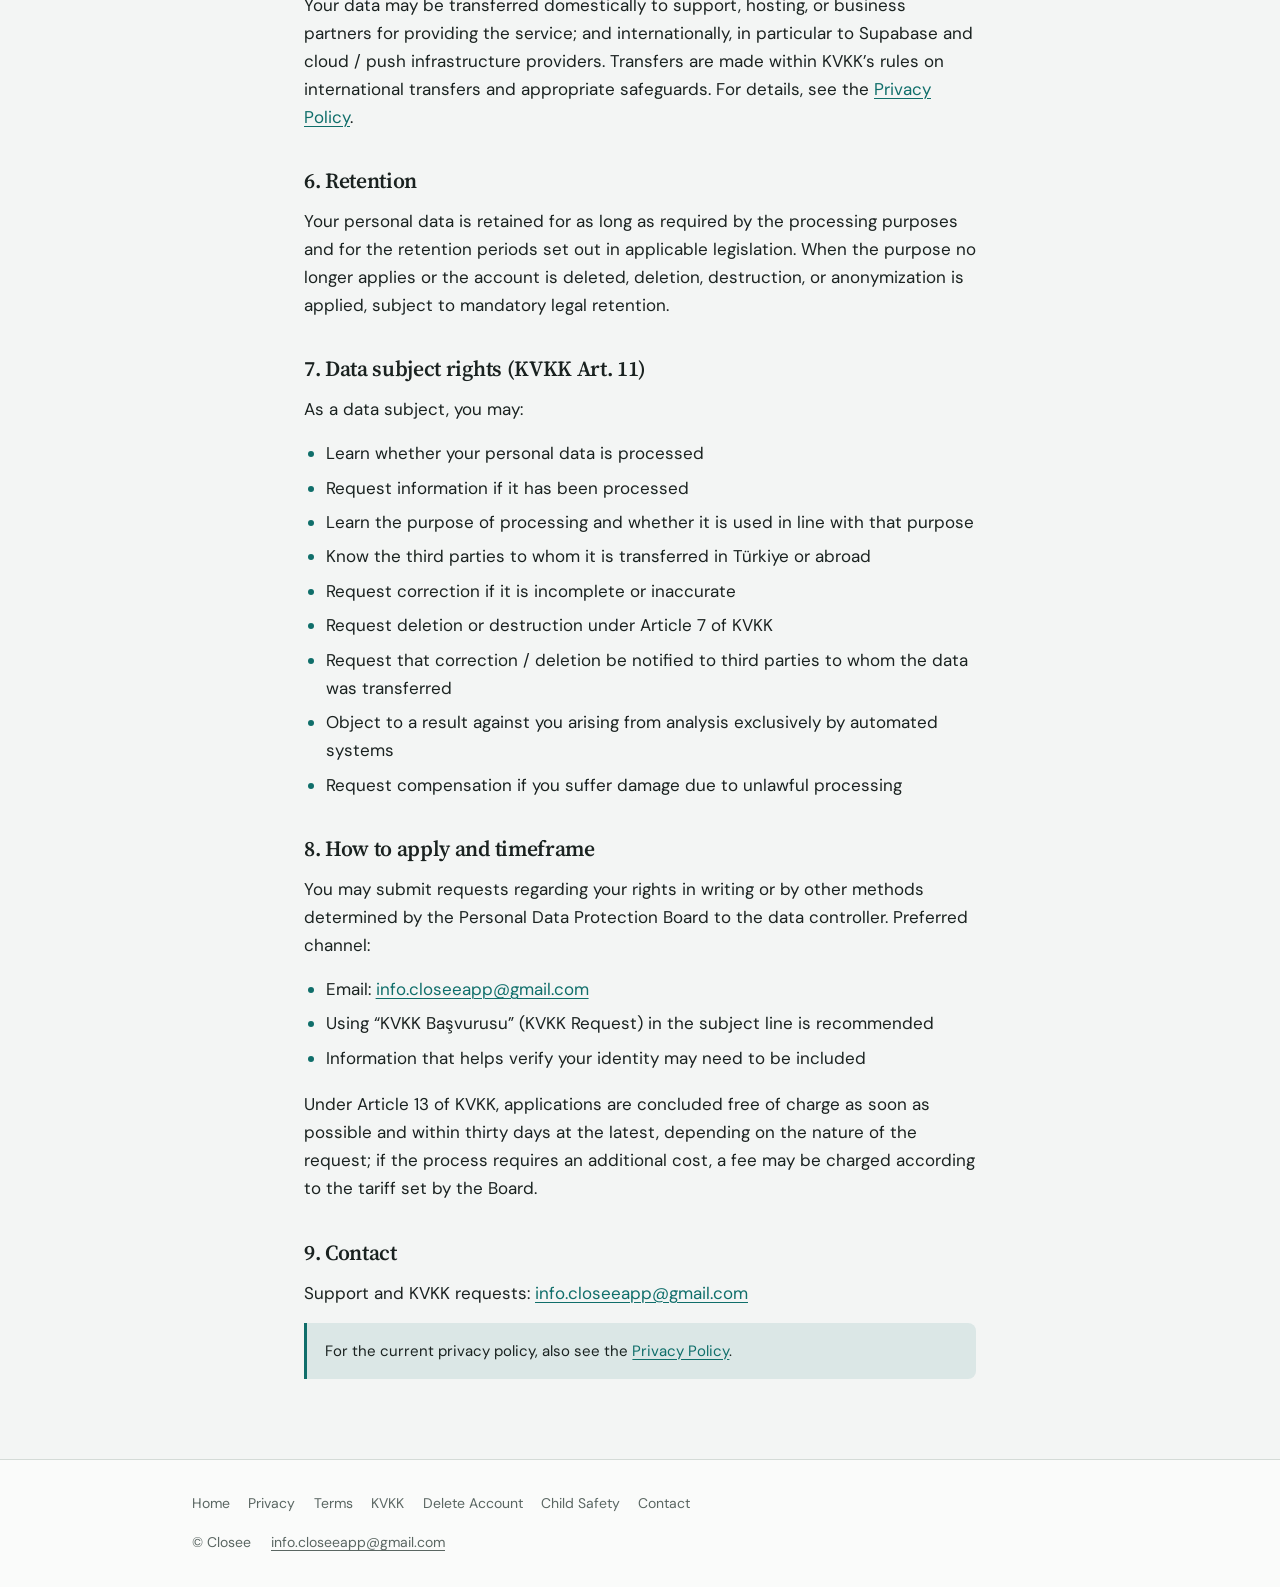
<file: en/kvkk/index.html>
<!DOCTYPE html>
<html lang="en">
  <head>
    <meta charset="utf-8" />
    <meta name="viewport" content="width=device-width, initial-scale=1" />
    <title>KVKK Notice — Closee</title>
    <meta name="description" content="Closee KVKK disclosure under Turkish Law No. 6698. Data controller, processed data, purposes, transfers, retention, and data subject rights." />
    <link rel="alternate" hreflang="tr" href="https://closee.com.tr/kvkk/" />
    <link rel="alternate" hreflang="en" href="https://closee.com.tr/en/kvkk/" />
    <link rel="alternate" hreflang="x-default" href="https://closee.com.tr/kvkk/" />
    <link rel="icon" href="/assets/favicon.png" type="image/png" sizes="32x32" />
    <link rel="apple-touch-icon" href="/assets/apple-touch-icon.png" />
    <link rel="stylesheet" href="/assets/styles.css" />
  </head>
  <body>
    <header class="site-header">
      <div class="site-header__inner">
        <a class="brand" href="/en/">Closee</a>
        <div class="site-header__end">
          <nav class="nav" aria-label="Main">
            <a href="/en/">Home</a>
            <a href="/en/privacy/">Privacy</a>
            <a href="/en/terms/">Terms</a>
            <a href="/en/kvkk/" aria-current="page">KVKK</a>
            <a href="/en/delete-account/">Delete Account</a>
            <a href="/en/child-safety/">Child Safety</a>
            <a href="/en/contact/">Contact</a>
          </nav>
          <div class="lang-switch" role="group" aria-label="Language">
            <a class="lang-switch__btn" href="/kvkk/" hreflang="tr">TR</a>
            <a class="lang-switch__btn is-active" href="/en/kvkk/" hreflang="en" aria-current="true">EN</a>
          </div>
        </div>
      </div>
    </header>

    <main>
      <article class="page page--narrow">
<header class="legal-header">
            <h1>KVKK Disclosure</h1>
            <p class="updated">Last updated: July 9, 2026</p>
          </header>

          <div class="legal-body">
            <p>
              This notice is provided under Article 10 of Law No. 6698 on the
              Protection of Personal Data (“KVKK”), Türkiye’s personal data
              protection law, regarding the processing of your personal data in
              connection with Closee services.
            </p>

            <ul>
              <li>
                <strong>Email (support and KVKK):</strong>
                <a href="mailto:info.closeeapp@gmail.com">info.closeeapp@gmail.com</a>
              </li>
            </ul>
            <p>Email is the primary contact channel.</p>

            <h2>2. Categories of personal data processed</h2>
            <ul>
              <li>
                <strong>Identity / contact:</strong> name or display name, email,
                phone (to the extent provided)
              </li>
              <li>
                <strong>Customer transaction / account:</strong> auth
                identifiers, account status, preference settings
              </li>
              <li>
                <strong>Profile content:</strong> age / year of birth, bio,
                photos, interests and matching preferences
              </li>
              <li>
                <strong>Location:</strong> approximate location / distance for
                matching (when permitted)
              </li>
              <li>
                <strong>Transaction security / technical:</strong> IP, device
                information, log records, notification token
              </li>
              <li>
                <strong>Communication content:</strong> in-app messages and media
                (between matches)
              </li>
              <li>
                <strong>Match interactions:</strong> likes, passes, match records
              </li>
            </ul>

            <h2>3. Processing purposes</h2>
            <ul>
              <li>Carrying out membership and authentication processes</li>
              <li>Providing the dating / matching service and messaging</li>
              <li>Improving user experience and support processes</li>
              <li>Security and prevention of fraud and abuse</li>
              <li>Complying with legal obligations</li>
              <li>
                Processing based on explicit consent (e.g. certain notifications
                or location features)
              </li>
            </ul>

            <h2>4. Legal bases</h2>
            <p>
              Your personal data is processed primarily under Articles 5 and 6 of
              KVKK on the following bases:
            </p>
            <ul>
              <li>
                Being directly related to the formation or performance of a
                contract
              </li>
              <li>
                Processing being necessary for the data controller’s legitimate
                interests (provided this does not harm fundamental rights and
                freedoms)
              </li>
              <li>Your explicit consent</li>
              <li>
                Being expressly provided for by law / fulfilling a legal
                obligation
              </li>
            </ul>
            <p>
              If special categories of personal data are processed, the relevant
              provisions of KVKK and the conditions for explicit consent /
              exceptions will be followed.
            </p>

            <h2>5. Transfers (domestic / international)</h2>
            <p>
              Your data may be transferred domestically to support, hosting, or
              business partners for providing the service; and internationally,
              in particular to Supabase and cloud / push infrastructure
              providers. Transfers are made within KVKK’s rules on international
              transfers and appropriate safeguards. For details, see the
              <a href="/en/privacy/">Privacy Policy</a>.
            </p>

            <h2>6. Retention</h2>
            <p>
              Your personal data is retained for as long as required by the
              processing purposes and for the retention periods set out in
              applicable legislation. When the purpose no longer applies or the
              account is deleted, deletion, destruction, or anonymization is
              applied, subject to mandatory legal retention.
            </p>

            <h2>7. Data subject rights (KVKK Art. 11)</h2>
            <p>As a data subject, you may:</p>
            <ul>
              <li>Learn whether your personal data is processed</li>
              <li>Request information if it has been processed</li>
              <li>
                Learn the purpose of processing and whether it is used in line
                with that purpose
              </li>
              <li>
                Know the third parties to whom it is transferred in Türkiye or
                abroad
              </li>
              <li>Request correction if it is incomplete or inaccurate</li>
              <li>
                Request deletion or destruction under Article 7 of KVKK
              </li>
              <li>
                Request that correction / deletion be notified to third parties
                to whom the data was transferred
              </li>
              <li>
                Object to a result against you arising from analysis exclusively
                by automated systems
              </li>
              <li>
                Request compensation if you suffer damage due to unlawful
                processing
              </li>
            </ul>

            <h2>8. How to apply and timeframe</h2>
            <p>
              You may submit requests regarding your rights in writing or by other
              methods determined by the Personal Data Protection Board to the
              data controller. Preferred channel:
            </p>
            <ul>
              <li>
                Email:
                <a href="mailto:info.closeeapp@gmail.com">info.closeeapp@gmail.com</a>
              </li>
              <li>
                Using “KVKK Başvurusu” (KVKK Request) in the subject line is
                recommended
              </li>
              <li>
                Information that helps verify your identity may need to be
                included
              </li>
            </ul>
            <p>
              Under Article 13 of KVKK, applications are concluded free of charge
              as soon as possible and within thirty days at the latest, depending
              on the nature of the request; if the process requires an additional
              cost, a fee may be charged according to the tariff set by the
              Board.
            </p>

            <h2>9. Contact</h2>
            <p>
              Support and KVKK requests:
              <a href="mailto:info.closeeapp@gmail.com">info.closeeapp@gmail.com</a>
            </p>
            <p class="note">
              For the current privacy policy, also see the
              <a href="/en/privacy/">Privacy Policy</a>.
            </p>
          </div>
      </article>
    </main>

    <footer class="site-footer">
      <div class="site-footer__inner">
        <nav class="site-footer__nav" aria-label="Footer">
            <a href="/en/">Home</a>
            <a href="/en/privacy/">Privacy</a>
            <a href="/en/terms/">Terms</a>
            <a href="/en/kvkk/">KVKK</a>
            <a href="/en/delete-account/">Delete Account</a>
            <a href="/en/child-safety/">Child Safety</a>
            <a href="/en/contact/">Contact</a>
        </nav>
        <div class="site-footer__meta">
          <span>© Closee</span>
          <a href="mailto:info.closeeapp@gmail.com">info.closeeapp@gmail.com</a>
        </div>
      </div>
    </footer>
  </body>
</html>
</file>
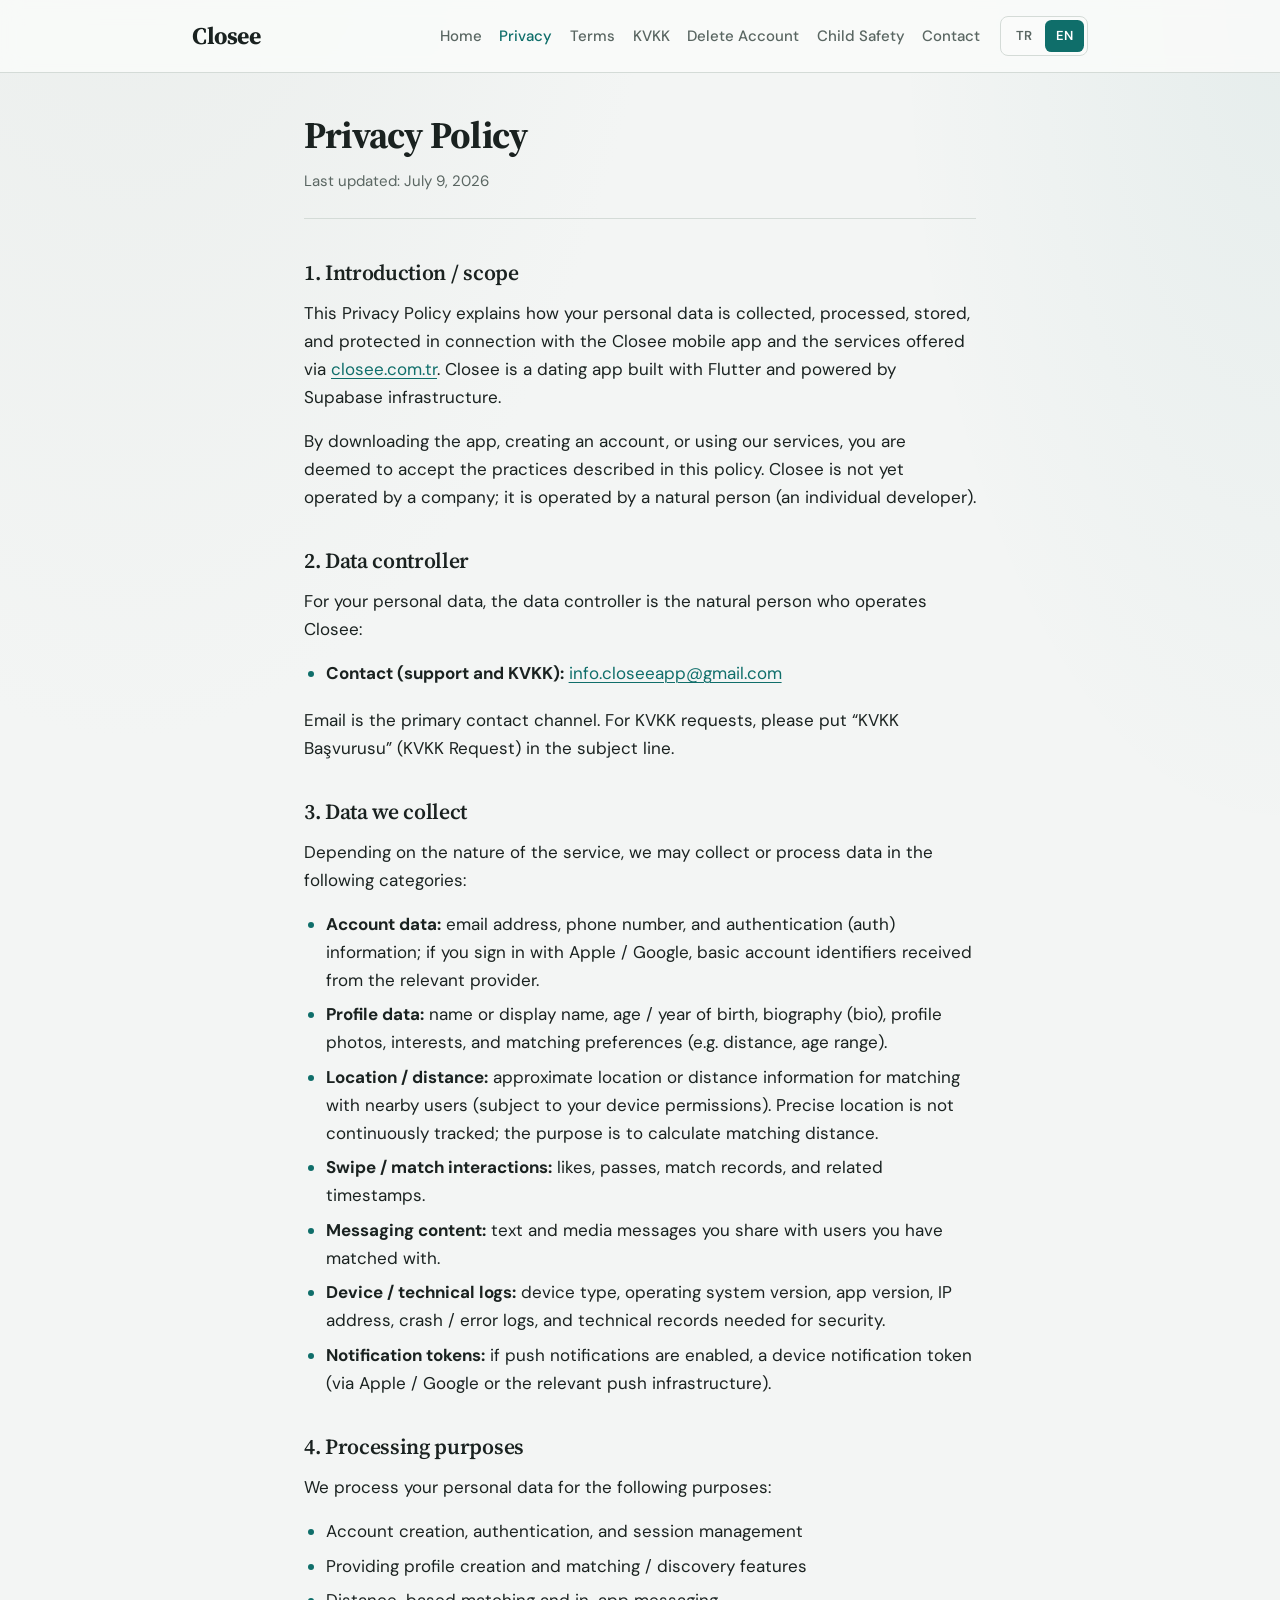
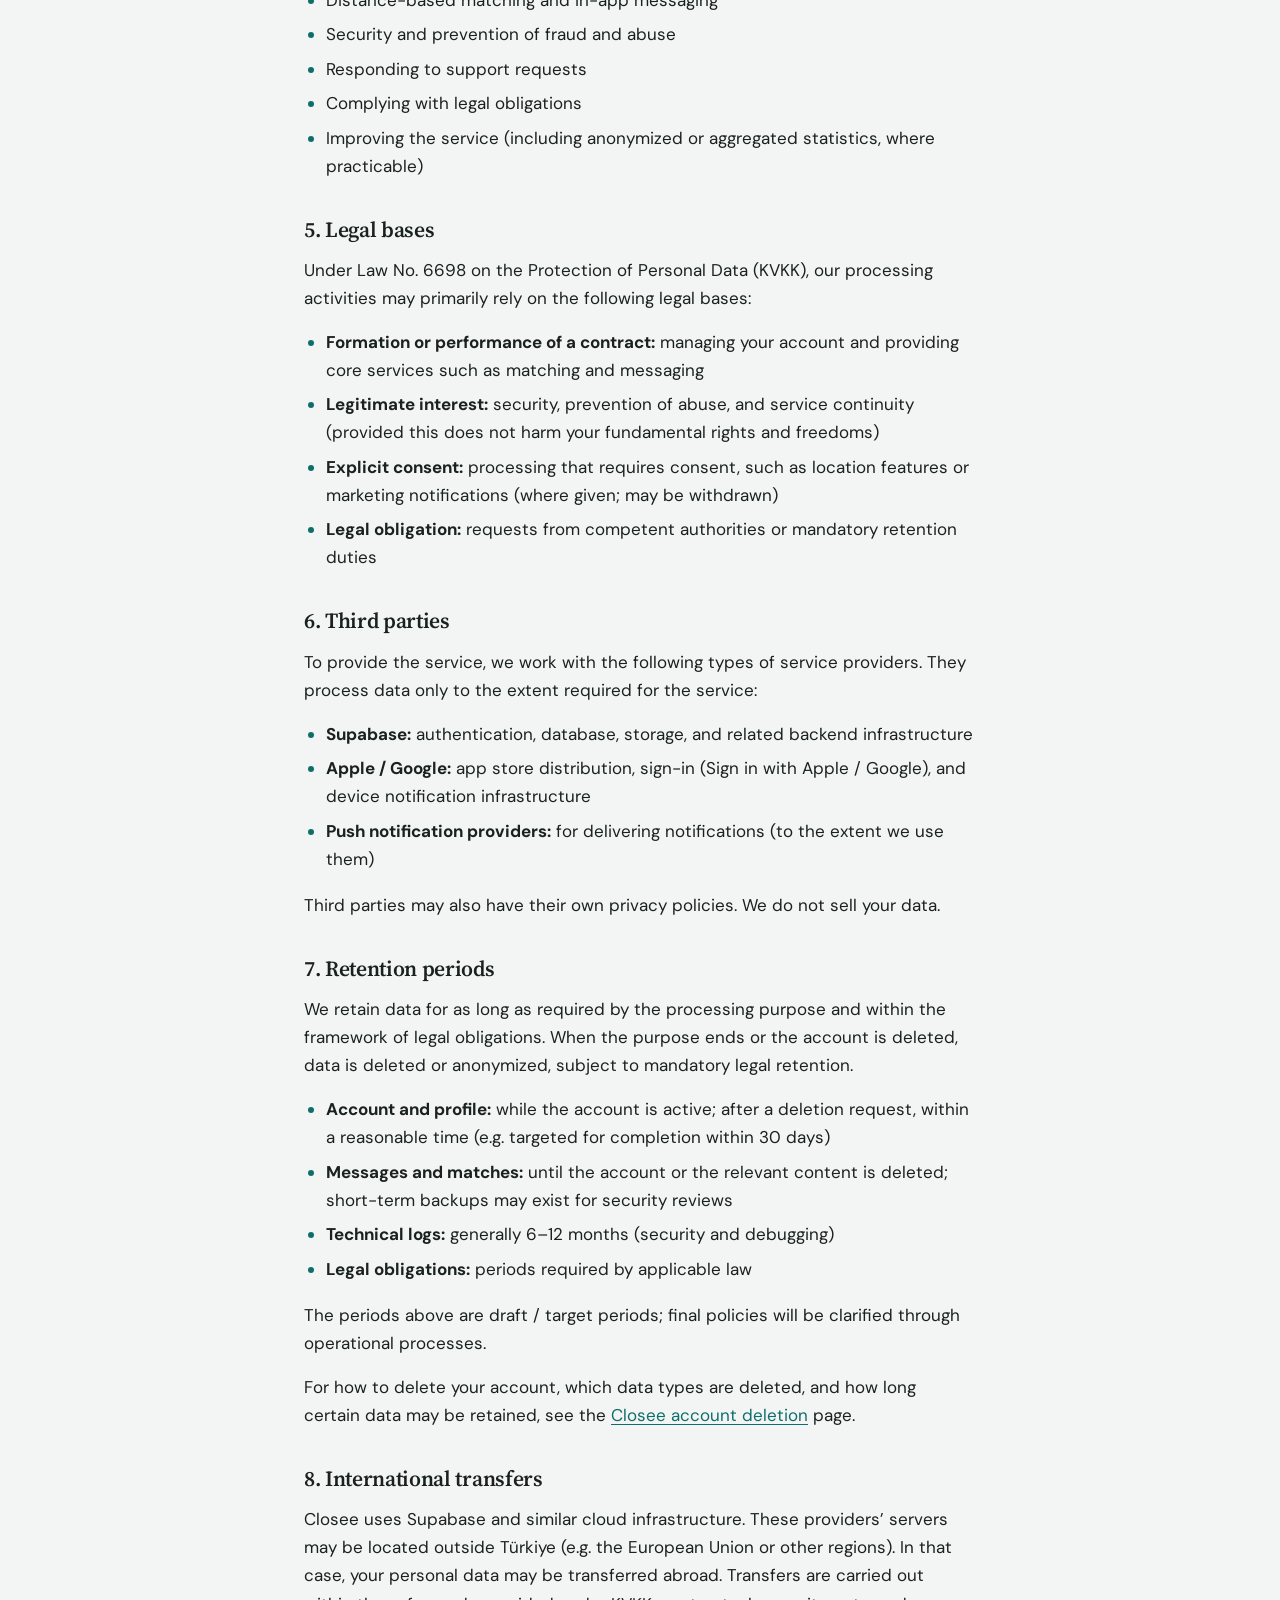
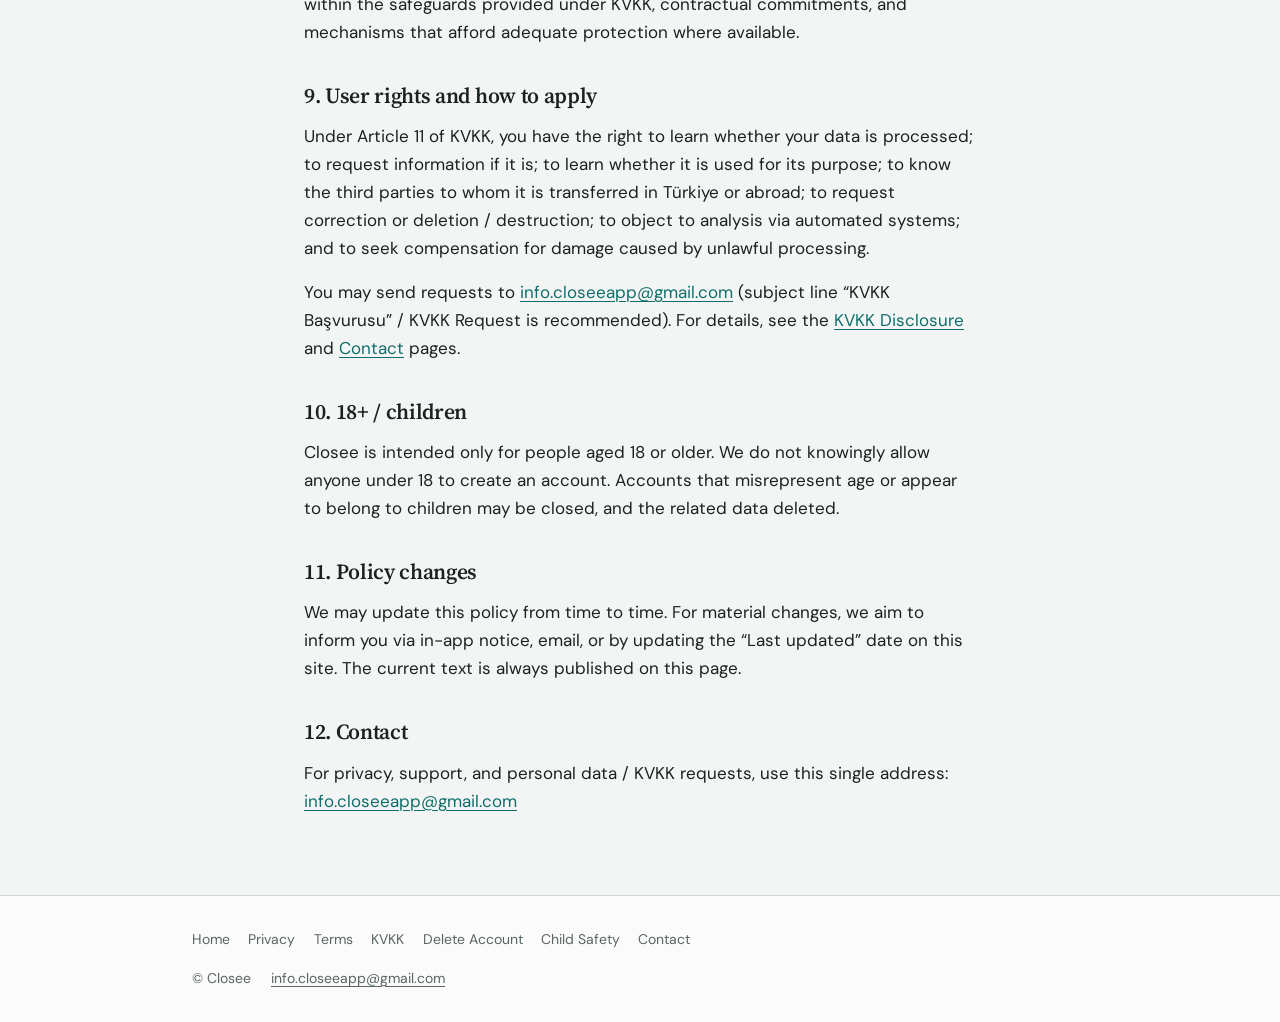
<file: en/privacy/index.html>
<!DOCTYPE html>
<html lang="en">
  <head>
    <meta charset="utf-8" />
    <meta name="viewport" content="width=device-width, initial-scale=1" />
    <title>Privacy Policy — Closee</title>
    <meta name="description" content="Privacy policy for the Closee app. Data we collect, processing purposes, retention periods, and your rights." />
    <link rel="alternate" hreflang="tr" href="https://closee.com.tr/privacy/" />
    <link rel="alternate" hreflang="en" href="https://closee.com.tr/en/privacy/" />
    <link rel="alternate" hreflang="x-default" href="https://closee.com.tr/privacy/" />
    <link rel="icon" href="/assets/favicon.png" type="image/png" sizes="32x32" />
    <link rel="apple-touch-icon" href="/assets/apple-touch-icon.png" />
    <link rel="stylesheet" href="/assets/styles.css" />
  </head>
  <body>
    <header class="site-header">
      <div class="site-header__inner">
        <a class="brand" href="/en/">Closee</a>
        <div class="site-header__end">
          <nav class="nav" aria-label="Main">
            <a href="/en/">Home</a>
            <a href="/en/privacy/" aria-current="page">Privacy</a>
            <a href="/en/terms/">Terms</a>
            <a href="/en/kvkk/">KVKK</a>
            <a href="/en/delete-account/">Delete Account</a>
            <a href="/en/child-safety/">Child Safety</a>
            <a href="/en/contact/">Contact</a>
          </nav>
          <div class="lang-switch" role="group" aria-label="Language">
            <a class="lang-switch__btn" href="/privacy/" hreflang="tr">TR</a>
            <a class="lang-switch__btn is-active" href="/en/privacy/" hreflang="en" aria-current="true">EN</a>
          </div>
        </div>
      </div>
    </header>

    <main>
      <article class="page page--narrow">
<header class="legal-header">
            <h1>Privacy Policy</h1>
            <p class="updated">Last updated: July 9, 2026</p>
          </header>

          <div class="legal-body">
            <h2>1. Introduction / scope</h2>
            <p>
              This Privacy Policy explains how your personal data is collected,
              processed, stored, and protected in connection with the Closee
              mobile app and the services offered via
              <a href="https://closee.com.tr/">closee.com.tr</a>. Closee is a
              dating app built with Flutter and powered by Supabase
              infrastructure.
            </p>
            <p>
              By downloading the app, creating an account, or using our services,
              you are deemed to accept the practices described in this policy.
              Closee is not yet operated by a company; it is operated by a natural
              person (an individual developer).
            </p>

            <h2>2. Data controller</h2>
            <p>
              For your personal data, the data controller is the natural person
              who operates Closee:
            </p>
            <ul>
              <li>
                <strong>Contact (support and KVKK):</strong>
                <a href="mailto:info.closeeapp@gmail.com">info.closeeapp@gmail.com</a>
              </li>
            </ul>
            <p>
              Email is the primary contact channel. For KVKK requests, please put
              “KVKK Başvurusu” (KVKK Request) in the subject line.
            </p>

            <h2>3. Data we collect</h2>
            <p>
              Depending on the nature of the service, we may collect or process
              data in the following categories:
            </p>
            <ul>
              <li>
                <strong>Account data:</strong> email address, phone number, and
                authentication (auth) information; if you sign in with Apple /
                Google, basic account identifiers received from the relevant
                provider.
              </li>
              <li>
                <strong>Profile data:</strong> name or display name, age / year of
                birth, biography (bio), profile photos, interests, and matching
                preferences (e.g. distance, age range).
              </li>
              <li>
                <strong>Location / distance:</strong> approximate location or
                distance information for matching with nearby users (subject to
                your device permissions). Precise location is not continuously
                tracked; the purpose is to calculate matching distance.
              </li>
              <li>
                <strong>Swipe / match interactions:</strong> likes, passes, match
                records, and related timestamps.
              </li>
              <li>
                <strong>Messaging content:</strong> text and media messages you
                share with users you have matched with.
              </li>
              <li>
                <strong>Device / technical logs:</strong> device type, operating
                system version, app version, IP address, crash / error logs, and
                technical records needed for security.
              </li>
              <li>
                <strong>Notification tokens:</strong> if push notifications are
                enabled, a device notification token (via Apple / Google or the
                relevant push infrastructure).
              </li>
            </ul>

            <h2>4. Processing purposes</h2>
            <p>We process your personal data for the following purposes:</p>
            <ul>
              <li>Account creation, authentication, and session management</li>
              <li>Providing profile creation and matching / discovery features</li>
              <li>Distance-based matching and in-app messaging</li>
              <li>Security and prevention of fraud and abuse</li>
              <li>Responding to support requests</li>
              <li>Complying with legal obligations</li>
              <li>
                Improving the service (including anonymized or aggregated
                statistics, where practicable)
              </li>
            </ul>

            <h2>5. Legal bases</h2>
            <p>
              Under Law No. 6698 on the Protection of Personal Data (KVKK), our
              processing activities may primarily rely on the following legal
              bases:
            </p>
            <ul>
              <li>
                <strong>Formation or performance of a contract:</strong> managing
                your account and providing core services such as matching and
                messaging
              </li>
              <li>
                <strong>Legitimate interest:</strong> security, prevention of
                abuse, and service continuity (provided this does not harm your
                fundamental rights and freedoms)
              </li>
              <li>
                <strong>Explicit consent:</strong> processing that requires
                consent, such as location features or marketing notifications
                (where given; may be withdrawn)
              </li>
              <li>
                <strong>Legal obligation:</strong> requests from competent
                authorities or mandatory retention duties
              </li>
            </ul>

            <h2>6. Third parties</h2>
            <p>
              To provide the service, we work with the following types of service
              providers. They process data only to the extent required for the
              service:
            </p>
            <ul>
              <li>
                <strong>Supabase:</strong> authentication, database, storage, and
                related backend infrastructure
              </li>
              <li>
                <strong>Apple / Google:</strong> app store distribution, sign-in
                (Sign in with Apple / Google), and device notification
                infrastructure
              </li>
              <li>
                <strong>Push notification providers:</strong> for delivering
                notifications (to the extent we use them)
              </li>
            </ul>
            <p>
              Third parties may also have their own privacy policies. We do not
              sell your data.
            </p>

            <h2>7. Retention periods</h2>
            <p>
              We retain data for as long as required by the processing purpose and
              within the framework of legal obligations. When the purpose ends or
              the account is deleted, data is deleted or anonymized, subject to
              mandatory legal retention.
            </p>
            <ul>
              <li>
                <strong>Account and profile:</strong> while the account is
                active; after a deletion request, within a reasonable time (e.g.
                targeted for completion within 30 days)
              </li>
              <li>
                <strong>Messages and matches:</strong> until the account or the
                relevant content is deleted; short-term backups may exist for
                security reviews
              </li>
              <li>
                <strong>Technical logs:</strong> generally 6–12 months (security
                and debugging)
              </li>
              <li>
                <strong>Legal obligations:</strong> periods required by applicable
                law
              </li>
            </ul>
            <p>
              The periods above are draft / target periods; final policies will be
              clarified through operational processes.
            </p>
            <p>
              For how to delete your account, which data types are deleted, and
              how long certain data may be retained, see the
              <a href="/en/delete-account/">Closee account deletion</a> page.
            </p>

            <h2>8. International transfers</h2>
            <p>
              Closee uses Supabase and similar cloud infrastructure. These
              providers’ servers may be located outside Türkiye (e.g. the European
              Union or other regions). In that case, your personal data may be
              transferred abroad. Transfers are carried out within the safeguards
              provided under KVKK, contractual commitments, and mechanisms that
              afford adequate protection where available.
            </p>

            <h2>9. User rights and how to apply</h2>
            <p>
              Under Article 11 of KVKK, you have the right to learn whether your
              data is processed; to request information if it is; to learn whether
              it is used for its purpose; to know the third parties to whom it is
              transferred in Türkiye or abroad; to request correction or deletion /
              destruction; to object to analysis via automated systems; and to
              seek compensation for damage caused by unlawful processing.
            </p>
            <p>
              You may send requests to
              <a href="mailto:info.closeeapp@gmail.com">info.closeeapp@gmail.com</a>
              (subject line “KVKK Başvurusu” / KVKK Request is recommended). For
              details, see the
              <a href="/en/kvkk/">KVKK Disclosure</a> and
              <a href="/en/contact/">Contact</a> pages.
            </p>

            <h2>10. 18+ / children</h2>
            <p>
              Closee is intended only for people aged 18 or older. We do not
              knowingly allow anyone under 18 to create an account. Accounts that
              misrepresent age or appear to belong to children may be closed, and
              the related data deleted.
            </p>

            <h2>11. Policy changes</h2>
            <p>
              We may update this policy from time to time. For material changes,
              we aim to inform you via in-app notice, email, or by updating the
              “Last updated” date on this site. The current text is always
              published on this page.
            </p>

            <h2>12. Contact</h2>
            <p>
              For privacy, support, and personal data / KVKK requests, use this
              single address:
              <a href="mailto:info.closeeapp@gmail.com">info.closeeapp@gmail.com</a>
            </p>
          </div>
      </article>
    </main>

    <footer class="site-footer">
      <div class="site-footer__inner">
        <nav class="site-footer__nav" aria-label="Footer">
            <a href="/en/">Home</a>
            <a href="/en/privacy/">Privacy</a>
            <a href="/en/terms/">Terms</a>
            <a href="/en/kvkk/">KVKK</a>
            <a href="/en/delete-account/">Delete Account</a>
            <a href="/en/child-safety/">Child Safety</a>
            <a href="/en/contact/">Contact</a>
        </nav>
        <div class="site-footer__meta">
          <span>© Closee</span>
          <a href="mailto:info.closeeapp@gmail.com">info.closeeapp@gmail.com</a>
        </div>
      </div>
    </footer>
  </body>
</html>
</file>
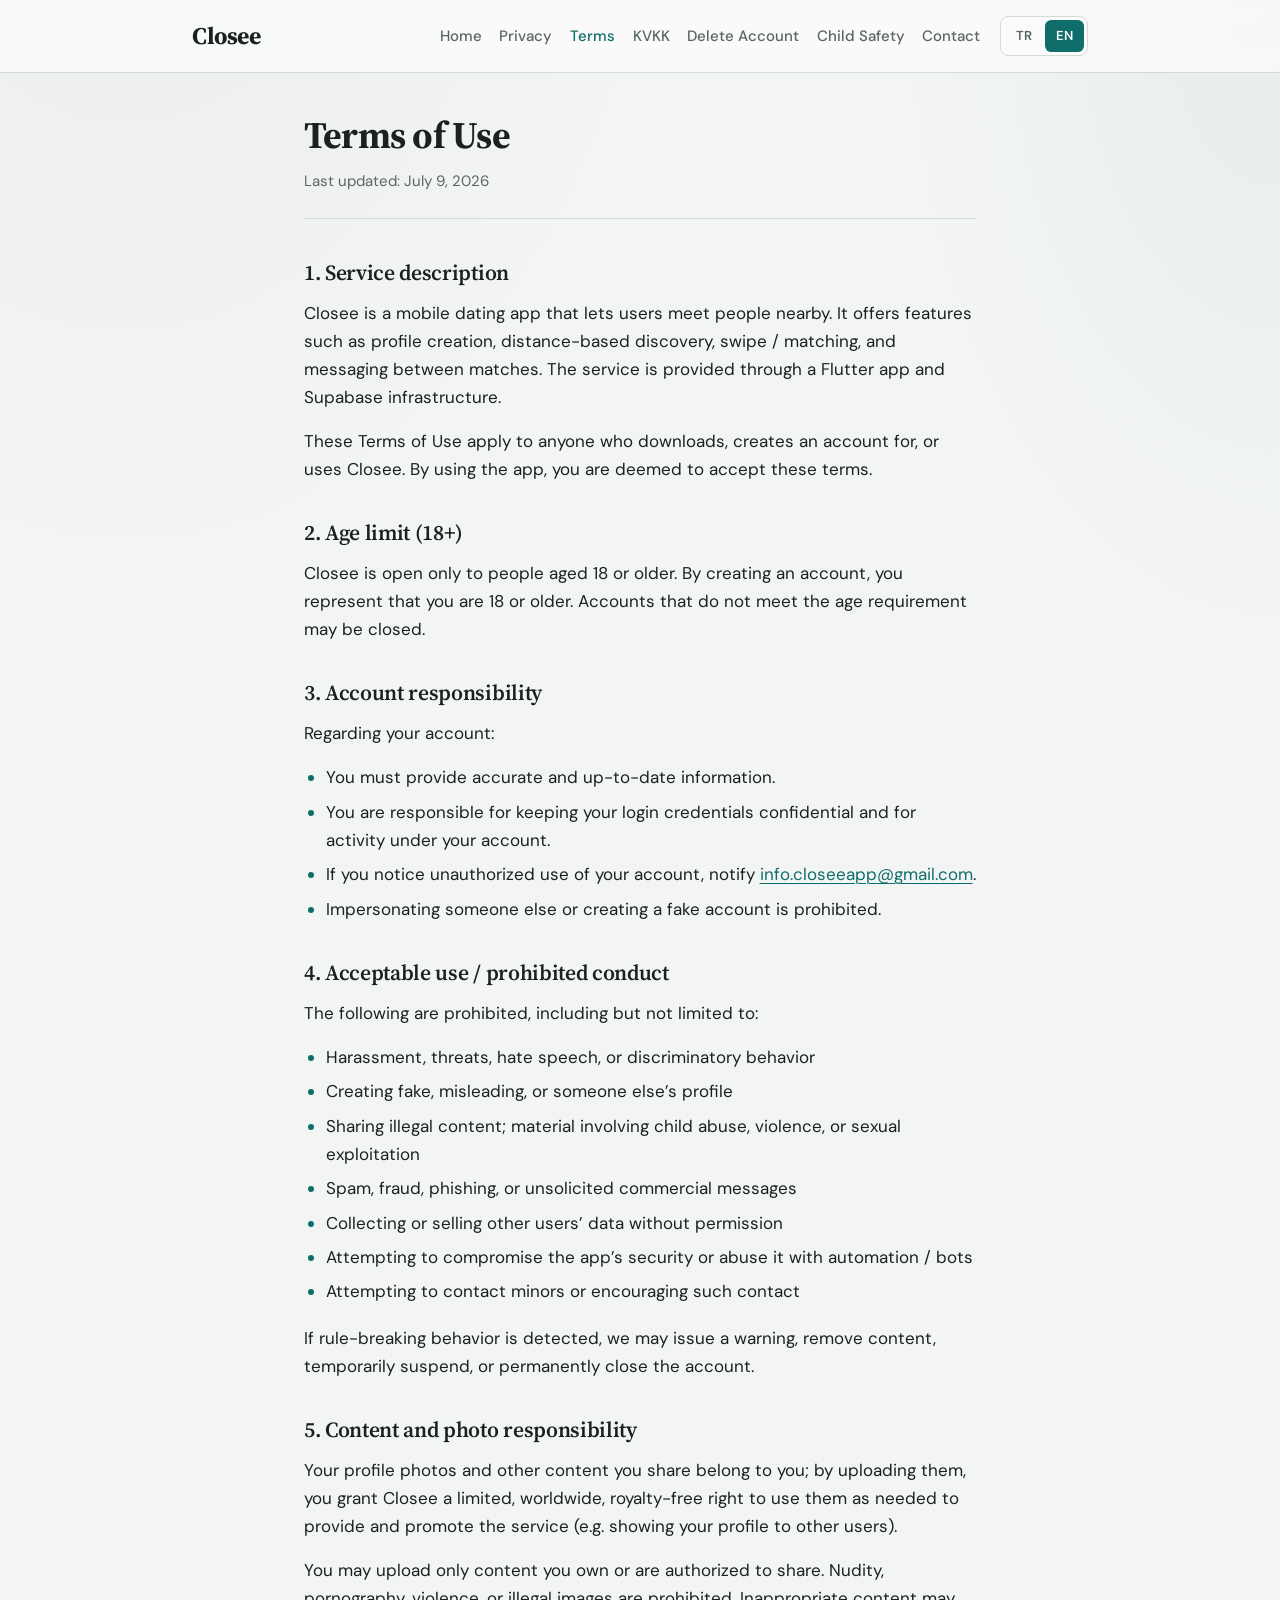
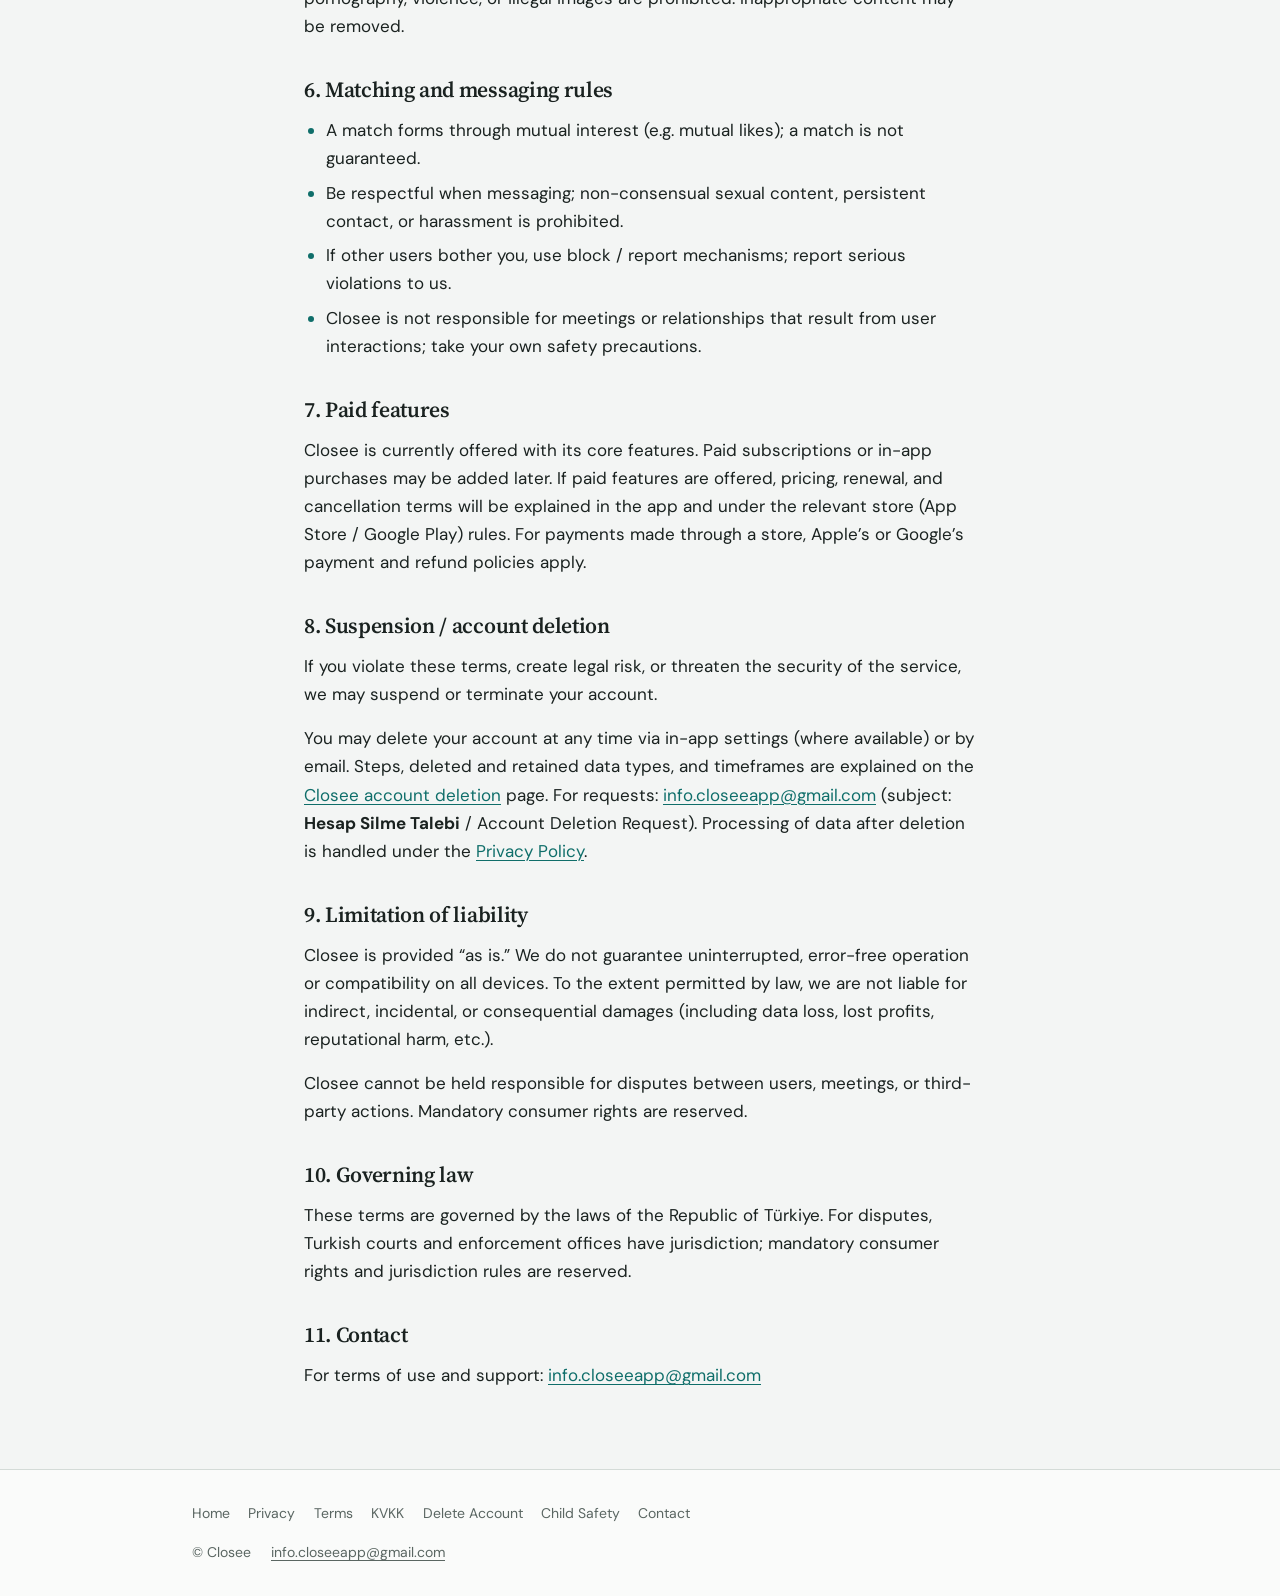
<file: en/terms/index.html>
<!DOCTYPE html>
<html lang="en">
  <head>
    <meta charset="utf-8" />
    <meta name="viewport" content="width=device-width, initial-scale=1" />
    <title>Terms of Use — Closee</title>
    <meta name="description" content="Terms of use for the Closee app. Age limit, acceptable use, account responsibility, and governing law." />
    <link rel="alternate" hreflang="tr" href="https://closee.com.tr/terms/" />
    <link rel="alternate" hreflang="en" href="https://closee.com.tr/en/terms/" />
    <link rel="alternate" hreflang="x-default" href="https://closee.com.tr/terms/" />
    <link rel="icon" href="/assets/favicon.png" type="image/png" sizes="32x32" />
    <link rel="apple-touch-icon" href="/assets/apple-touch-icon.png" />
    <link rel="stylesheet" href="/assets/styles.css" />
  </head>
  <body>
    <header class="site-header">
      <div class="site-header__inner">
        <a class="brand" href="/en/">Closee</a>
        <div class="site-header__end">
          <nav class="nav" aria-label="Main">
            <a href="/en/">Home</a>
            <a href="/en/privacy/">Privacy</a>
            <a href="/en/terms/" aria-current="page">Terms</a>
            <a href="/en/kvkk/">KVKK</a>
            <a href="/en/delete-account/">Delete Account</a>
            <a href="/en/child-safety/">Child Safety</a>
            <a href="/en/contact/">Contact</a>
          </nav>
          <div class="lang-switch" role="group" aria-label="Language">
            <a class="lang-switch__btn" href="/terms/" hreflang="tr">TR</a>
            <a class="lang-switch__btn is-active" href="/en/terms/" hreflang="en" aria-current="true">EN</a>
          </div>
        </div>
      </div>
    </header>

    <main>
      <article class="page page--narrow">
<header class="legal-header">
            <h1>Terms of Use</h1>
            <p class="updated">Last updated: July 9, 2026</p>
          </header>

          <div class="legal-body">
            <h2>1. Service description</h2>
            <p>
              Closee is a mobile dating app that lets users meet people nearby.
              It offers features such as profile creation, distance-based
              discovery, swipe / matching, and messaging between matches. The
              service is provided through a Flutter app and Supabase
              infrastructure.
            </p>
            <p>
              These Terms of Use apply to anyone who downloads, creates an
              account for, or uses Closee. By using the app, you are deemed to
              accept these terms.
            </p>

            <h2>2. Age limit (18+)</h2>
            <p>
              Closee is open only to people aged 18 or older. By creating an
              account, you represent that you are 18 or older. Accounts that do
              not meet the age requirement may be closed.
            </p>

            <h2>3. Account responsibility</h2>
            <p>Regarding your account:</p>
            <ul>
              <li>You must provide accurate and up-to-date information.</li>
              <li>
                You are responsible for keeping your login credentials
                confidential and for activity under your account.
              </li>
              <li>
                If you notice unauthorized use of your account, notify
                <a href="mailto:info.closeeapp@gmail.com">info.closeeapp@gmail.com</a>.
              </li>
              <li>
                Impersonating someone else or creating a fake account is
                prohibited.
              </li>
            </ul>

            <h2>4. Acceptable use / prohibited conduct</h2>
            <p>
              The following are prohibited, including but not limited to:
            </p>
            <ul>
              <li>Harassment, threats, hate speech, or discriminatory behavior</li>
              <li>Creating fake, misleading, or someone else’s profile</li>
              <li>
                Sharing illegal content; material involving child abuse, violence,
                or sexual exploitation
              </li>
              <li>Spam, fraud, phishing, or unsolicited commercial messages</li>
              <li>
                Collecting or selling other users’ data without permission
              </li>
              <li>
                Attempting to compromise the app’s security or abuse it with
                automation / bots
              </li>
              <li>
                Attempting to contact minors or encouraging such contact
              </li>
            </ul>
            <p>
              If rule-breaking behavior is detected, we may issue a warning,
              remove content, temporarily suspend, or permanently close the
              account.
            </p>

            <h2>5. Content and photo responsibility</h2>
            <p>
              Your profile photos and other content you share belong to you; by
              uploading them, you grant Closee a limited, worldwide,
              royalty-free right to use them as needed to provide and promote
              the service (e.g. showing your profile to other users).
            </p>
            <p>
              You may upload only content you own or are authorized to share.
              Nudity, pornography, violence, or illegal images are prohibited.
              Inappropriate content may be removed.
            </p>

            <h2>6. Matching and messaging rules</h2>
            <ul>
              <li>
                A match forms through mutual interest (e.g. mutual likes); a
                match is not guaranteed.
              </li>
              <li>
                Be respectful when messaging; non-consensual sexual content,
                persistent contact, or harassment is prohibited.
              </li>
              <li>
                If other users bother you, use block / report mechanisms; report
                serious violations to us.
              </li>
              <li>
                Closee is not responsible for meetings or relationships that
                result from user interactions; take your own safety precautions.
              </li>
            </ul>

            <h2>7. Paid features</h2>
            <p>
              Closee is currently offered with its core features. Paid
              subscriptions or in-app purchases may be added later. If paid
              features are offered, pricing, renewal, and cancellation terms will
              be explained in the app and under the relevant store (App Store /
              Google Play) rules. For payments made through a store, Apple’s or
              Google’s payment and refund policies apply.
            </p>

            <h2>8. Suspension / account deletion</h2>
            <p>
              If you violate these terms, create legal risk, or threaten the
              security of the service, we may suspend or terminate your account.
            </p>
            <p>
              You may delete your account at any time via in-app settings (where
              available) or by email. Steps, deleted and retained data types, and
              timeframes are explained on the
              <a href="/en/delete-account/">Closee account deletion</a> page. For
              requests:
              <a href="mailto:info.closeeapp@gmail.com">info.closeeapp@gmail.com</a>
              (subject: <strong>Hesap Silme Talebi</strong> / Account Deletion
              Request). Processing of data after deletion is handled under the
              <a href="/en/privacy/">Privacy Policy</a>.
            </p>

            <h2>9. Limitation of liability</h2>
            <p>
              Closee is provided “as is.” We do not guarantee uninterrupted,
              error-free operation or compatibility on all devices. To the extent
              permitted by law, we are not liable for indirect, incidental, or
              consequential damages (including data loss, lost profits,
              reputational harm, etc.).
            </p>
            <p>
              Closee cannot be held responsible for disputes between users,
              meetings, or third-party actions. Mandatory consumer rights are
              reserved.
            </p>

            <h2>10. Governing law</h2>
            <p>
              These terms are governed by the laws of the Republic of Türkiye. For
              disputes, Turkish courts and enforcement offices have jurisdiction;
              mandatory consumer rights and jurisdiction rules are reserved.
            </p>

            <h2>11. Contact</h2>
            <p>
              For terms of use and support:
              <a href="mailto:info.closeeapp@gmail.com">info.closeeapp@gmail.com</a>
            </p>
          </div>
      </article>
    </main>

    <footer class="site-footer">
      <div class="site-footer__inner">
        <nav class="site-footer__nav" aria-label="Footer">
            <a href="/en/">Home</a>
            <a href="/en/privacy/">Privacy</a>
            <a href="/en/terms/">Terms</a>
            <a href="/en/kvkk/">KVKK</a>
            <a href="/en/delete-account/">Delete Account</a>
            <a href="/en/child-safety/">Child Safety</a>
            <a href="/en/contact/">Contact</a>
        </nav>
        <div class="site-footer__meta">
          <span>© Closee</span>
          <a href="mailto:info.closeeapp@gmail.com">info.closeeapp@gmail.com</a>
        </div>
      </div>
    </footer>
  </body>
</html>
</file>
<file: assets/styles.css>
@import url("https://fonts.googleapis.com/css2?family=DM+Sans:ital,opsz,wght@0,9..40,400;0,9..40,500;0,9..40,600;0,9..40,700;1,9..40,400&family=Source+Serif+4:opsz,wght@8..60,600;8..60,700&display=swap");

:root {
  --bg: #f3f5f4;
  --bg-soft: #e8ecea;
  --surface: #fafbfa;
  --text: #1a2220;
  --text-muted: #5a6662;
  --border: #d4dbd7;
  --accent: #0f6e6a;
  --accent-hover: #0b5754;
  --accent-soft: rgba(15, 110, 106, 0.1);
  --max: 42rem;
  --max-wide: 56rem;
  --radius: 0.5rem;
  --font-sans: "DM Sans", system-ui, sans-serif;
  --font-display: "Source Serif 4", Georgia, serif;
}

*,
*::before,
*::after {
  box-sizing: border-box;
}

html {
  scroll-behavior: smooth;
}

body {
  margin: 0;
  min-height: 100vh;
  display: flex;
  flex-direction: column;
  font-family: var(--font-sans);
  font-size: 1.0625rem;
  line-height: 1.65;
  color: var(--text);
  background:
    radial-gradient(ellipse 80% 50% at 10% -10%, var(--bg-soft), transparent 55%),
    radial-gradient(ellipse 60% 40% at 100% 0%, rgba(15, 110, 106, 0.06), transparent 50%),
    var(--bg);
}

a {
  color: var(--accent);
  text-decoration-thickness: 1px;
  text-underline-offset: 0.18em;
}

a:hover {
  color: var(--accent-hover);
}

img {
  max-width: 100%;
  height: auto;
}

.site-header {
  border-bottom: 1px solid var(--border);
  background: color-mix(in srgb, var(--surface) 88%, transparent);
  backdrop-filter: blur(10px);
  position: sticky;
  top: 0;
  z-index: 20;
}

.site-header__inner,
.site-footer__inner,
.page {
  width: min(100% - 2rem, var(--max-wide));
  margin-inline: auto;
}

.site-header__inner {
  display: flex;
  flex-wrap: wrap;
  align-items: center;
  justify-content: space-between;
  gap: 0.75rem 1.5rem;
  padding: 1rem 0;
}

.site-header__end {
  display: flex;
  flex-wrap: wrap;
  align-items: center;
  gap: 0.75rem 1.25rem;
}

.lang-switch {
  display: inline-flex;
  align-items: center;
  gap: 0.15rem;
  padding: 0.2rem;
  border: 1px solid var(--border);
  border-radius: var(--radius);
  background: var(--surface);
}

.lang-switch__btn {
  appearance: none;
  border: 0;
  margin: 0;
  display: inline-flex;
  align-items: center;
  justify-content: center;
  min-width: 2.4rem;
  min-height: 2rem;
  padding: 0.25rem 0.55rem;
  border-radius: calc(var(--radius) - 0.1rem);
  background: transparent;
  color: var(--text-muted);
  font-family: inherit;
  font-size: 0.8125rem;
  font-weight: 600;
  letter-spacing: 0.02em;
  cursor: pointer;
  text-decoration: none;
}

.lang-switch__btn:hover {
  color: var(--accent);
}

.lang-switch__btn.is-active {
  background: var(--accent);
  color: #fff;
}

.lang-switch__btn.is-active:hover {
  color: #fff;
}

.brand {
  font-family: var(--font-display);
  font-size: 1.5rem;
  font-weight: 700;
  letter-spacing: -0.02em;
  color: var(--text);
  text-decoration: none;
}

.brand:hover {
  color: var(--accent);
}

.nav {
  display: flex;
  flex-wrap: wrap;
  gap: 0.35rem 1.1rem;
}

.nav a {
  color: var(--text-muted);
  text-decoration: none;
  font-size: 0.9375rem;
  font-weight: 500;
  padding: 0.35rem 0;
}

.nav a:hover,
.nav a[aria-current="page"] {
  color: var(--accent);
}

main {
  flex: 1;
  padding: 2.5rem 0 4rem;
}

.page--narrow {
  width: min(100% - 2rem, var(--max));
}

.page--home {
  padding-top: 2rem;
}

.hero {
  max-width: 32rem;
  padding: 2rem 0 1rem;
}

.hero__brand {
  font-family: var(--font-display);
  font-size: clamp(2.75rem, 8vw, 4rem);
  font-weight: 700;
  letter-spacing: -0.03em;
  line-height: 1.05;
  margin: 0 0 1rem;
  color: var(--text);
}

.hero__lead {
  margin: 0 0 2rem;
  font-size: 1.2rem;
  color: var(--text-muted);
  max-width: 28rem;
}

.hero__actions {
  display: flex;
  flex-wrap: wrap;
  gap: 0.75rem;
  margin-bottom: 2.5rem;
}

.btn {
  display: inline-flex;
  align-items: center;
  justify-content: center;
  min-height: 2.75rem;
  padding: 0.65rem 1.15rem;
  border-radius: var(--radius);
  font-family: inherit;
  font-size: 0.9375rem;
  font-weight: 600;
  text-decoration: none;
  border: 1px solid transparent;
  transition: background 0.15s ease, color 0.15s ease, border-color 0.15s ease;
}

.btn--primary {
  background: var(--accent);
  color: #fff;
}

.btn--primary:hover {
  background: var(--accent-hover);
  color: #fff;
}

.btn--ghost {
  background: transparent;
  color: var(--text);
  border-color: var(--border);
}

.btn--ghost:hover {
  border-color: var(--accent);
  color: var(--accent);
  background: var(--accent-soft);
}

.store-links {
  display: flex;
  flex-wrap: wrap;
  gap: 1rem 1.5rem;
  padding-top: 0.5rem;
  border-top: 1px solid var(--border);
}

.store-links a {
  font-size: 0.9375rem;
  font-weight: 500;
  color: var(--text-muted);
  text-decoration: none;
}

.store-links a:hover {
  color: var(--accent);
}

.legal-header {
  margin-bottom: 2.5rem;
  padding-bottom: 1.5rem;
  border-bottom: 1px solid var(--border);
}

.legal-header h1 {
  font-family: var(--font-display);
  font-size: clamp(1.85rem, 4vw, 2.35rem);
  font-weight: 700;
  letter-spacing: -0.02em;
  line-height: 1.2;
  margin: 0 0 0.65rem;
}

.updated {
  margin: 0;
  font-size: 0.9375rem;
  color: var(--text-muted);
}

.legal-body h2 {
  font-family: var(--font-display);
  font-size: 1.35rem;
  font-weight: 600;
  letter-spacing: -0.015em;
  line-height: 1.3;
  margin: 2.25rem 0 0.75rem;
  color: var(--text);
}

.legal-body h2:first-child {
  margin-top: 0;
}

.legal-body p,
.legal-body li {
  color: var(--text);
}

.legal-body p {
  margin: 0 0 1rem;
}

.legal-body ul,
.legal-body ol {
  margin: 0 0 1.15rem;
  padding-left: 1.35rem;
}

.legal-body li {
  margin-bottom: 0.4rem;
}

.legal-body li::marker {
  color: var(--accent);
}

.note {
  margin: 1.5rem 0 0;
  padding: 1rem 1.15rem;
  background: var(--accent-soft);
  border-left: 3px solid var(--accent);
  border-radius: 0 var(--radius) var(--radius) 0;
  font-size: 0.9375rem;
  color: var(--text-muted);
}

.contact-list {
  list-style: none;
  margin: 0;
  padding: 0;
}

.contact-list li {
  margin-bottom: 1.5rem;
  padding-bottom: 1.5rem;
  border-bottom: 1px solid var(--border);
}

.contact-list li:last-child {
  border-bottom: none;
  margin-bottom: 0;
  padding-bottom: 0;
}

.contact-list strong {
  display: block;
  margin-bottom: 0.35rem;
  font-size: 1rem;
}

.site-footer {
  border-top: 1px solid var(--border);
  background: var(--surface);
  padding: 2rem 0;
  margin-top: auto;
}

.site-footer__inner {
  display: flex;
  flex-direction: column;
  gap: 1rem;
}

.site-footer__nav {
  display: flex;
  flex-wrap: wrap;
  gap: 0.5rem 1.15rem;
}

.site-footer__nav a {
  color: var(--text-muted);
  text-decoration: none;
  font-size: 0.875rem;
}

.site-footer__nav a:hover {
  color: var(--accent);
}

.site-footer__meta {
  display: flex;
  flex-wrap: wrap;
  gap: 0.35rem 1.25rem;
  font-size: 0.875rem;
  color: var(--text-muted);
}

.site-footer__meta a {
  color: var(--text-muted);
}

.site-footer__meta a:hover {
  color: var(--accent);
}

@media (max-width: 640px) {
  .site-header__inner {
    flex-direction: column;
    align-items: flex-start;
  }

  .nav {
    gap: 0.25rem 0.9rem;
  }

  main {
    padding: 1.75rem 0 3rem;
  }

  .hero {
    padding-top: 0.5rem;
  }
}
</file>
